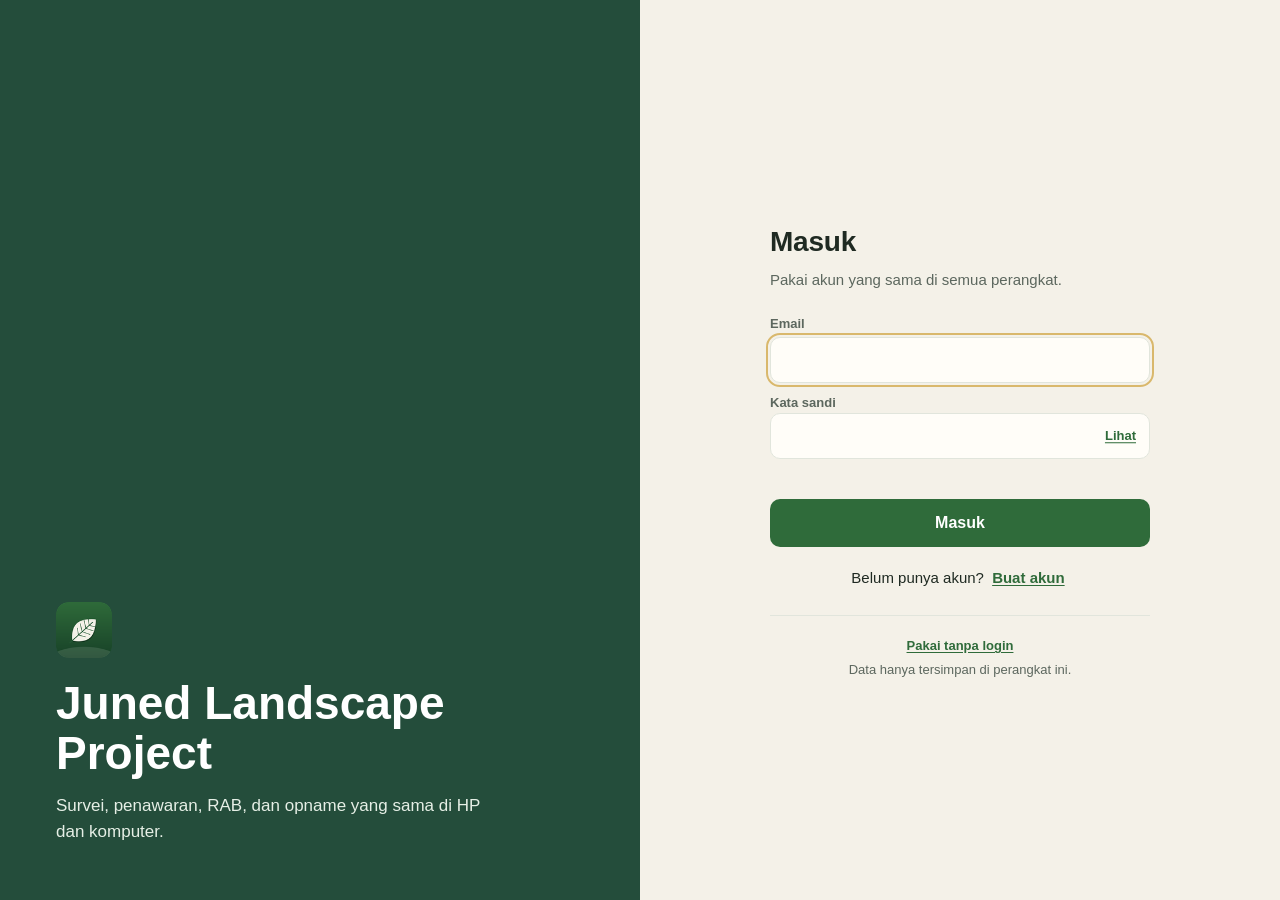
<file: juned-landscape-project/index.html>
<!doctype html>
<html lang="id">
<head>
<meta charset="utf-8">
<meta name="viewport" content="width=device-width,initial-scale=1,viewport-fit=cover">
<title>Juned Landscape Project</title>
<meta name="description" content="Juned Landscape Project: pantau proyek lanskap dari survei, penawaran, RAB, sampai opname dalam satu aplikasi.">
<meta name="theme-color" content="#244d3b">
<link rel="manifest" href="manifest.webmanifest">
<link rel="icon" type="image/png" sizes="32x32" href="icons/favicon-32.png">
<link rel="apple-touch-icon" href="icons/apple-touch-icon.png">
<meta name="apple-mobile-web-app-capable" content="yes">
<meta name="mobile-web-app-capable" content="yes">
<meta name="apple-mobile-web-app-title" content="Juned LP">
<meta name="apple-mobile-web-app-status-bar-style" content="black-translucent">
<meta name="format-detection" content="telephone=no">
<link rel="stylesheet" href="shell.css">
</head>
<body>
<div id="app">
  <aside id="rail" aria-label="Navigasi utama">
    <img class="brand" src="icons/logo-96.png" alt="Juned Landscape Project" width="46" height="46">
    <div id="railNav" style="display:contents"></div>
    <div class="grow"></div>
    <button class="nb" id="railSync" hidden title="Sinkron antar perangkat"></button>
    <button class="nb inst" id="railInstall" hidden title="Pasang aplikasi"></button>
  </aside>

  <main id="stage">
    <div id="svbar"><button type="button" class="btn ghost sm" id="svBack">‹ Kembali ke proyek</button><div id="svText"></div></div>
    <section class="view on" id="v-home" aria-label="Beranda"><div class="page" id="homeBody"></div></section>
    <section class="view" id="v-setelan" aria-label="Pengaturan"><div class="page" id="setelanBody"></div></section>
    <!-- iframe modul dibuat saat pertama dibuka: proyek, survei, tanaman -->
  </main>

  <nav id="tabbar" aria-label="Navigasi utama"></nav>
</div>
<div id="toast" role="status" aria-live="polite"></div>
<div id="overlay"></div>

<noscript><p style="padding:20px;color:#fff">Aplikasi ini membutuhkan JavaScript.</p></noscript>
<script src="config.js"></script>
<script src="lib/kv.js"></script>
<script src="lib/common.js"></script>
<script src="lib/survei-calc.js"></script>
<script src="lib/sync-merge.js"></script>
<script src="lib/proyek-logic.js"></script>
<script src="lib/gdrive-backup.js"></script>
<script src="lib/login-logic.js"></script>
<script src="lib/gemini-plant.js"></script>
<script src="lib/sketsa-field.js"></script>
<script src="shell-core.js"></script>
<script src="shell-pages.js"></script>
<script src="shell-bridge.js"></script>
<script src="shell-sketsa.js"></script>
<script src="shell-sync.js"></script>
<script src="shell-login.js"></script>
<script src="shell-gemini.js"></script>
<script src="shell-onedrive.js"></script>
<script src="shell-gdrive.js"></script>
<script src="shell-space.js"></script>
</body>
</html>
</file>
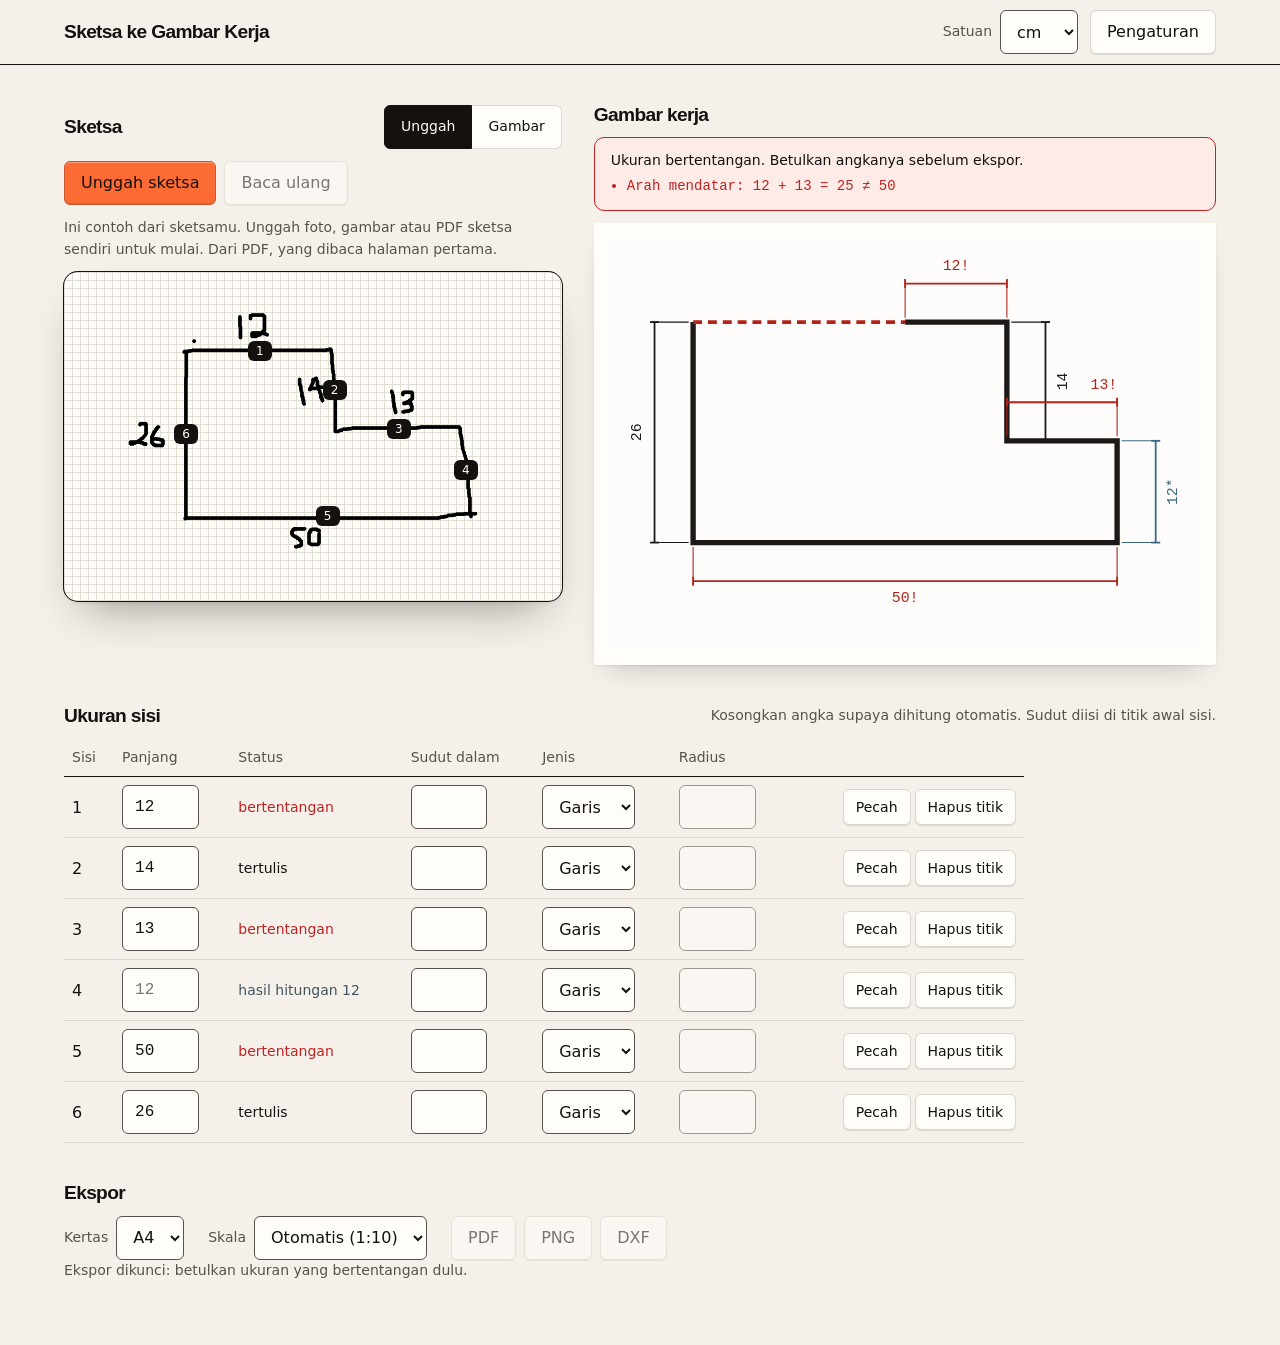
<file: juned-landscape-project/apps/sketsa/index.html>
<!doctype html>
<html lang="id">
<head>
  <meta charset="utf-8">
  <meta name="viewport" content="width=device-width, initial-scale=1">
  <title>Sketsa ke Gambar Kerja</title>
  <meta name="description" content="Ubah sketsa tangan berukuran menjadi gambar kerja berskala, lalu ekspor ke PDF, PNG atau DXF.">
  <link rel="stylesheet" href="app.css">
</head>
<body>
  <header class="topbar">
    <div class="topbar__inner">
      <h1 class="wordmark">Sketsa ke Gambar Kerja</h1>
      <div class="topbar__tools">
        <label class="inline-field">
          <span>Satuan</span>
          <select id="unit" name="unit">
            <option value="cm" selected>cm</option>
            <option value="mm">mm</option>
            <option value="m">m</option>
          </select>
        </label>
        <button type="button" class="btn btn--quiet" id="settings-toggle" aria-expanded="false" aria-controls="settings">Pengaturan</button>
      </div>
    </div>
  </header>

  <section id="settings" class="settings" hidden aria-labelledby="settings-title">
    <div class="settings__inner">
      <h2 id="settings-title">Pengaturan AI</h2>
      <p class="settings__note">Key Gemini disimpan hanya di perangkat ini dan dikirim hanya ke Google.</p>
      <form id="settings-form" class="settings__form">
        <div class="field">
          <label for="api-key">API key Gemini</label>
          <input id="api-key" name="api-key" type="password" autocomplete="off" spellcheck="false">
        </div>
        <div class="field">
          <label for="model">Model</label>
          <input id="model" name="model" type="text" autocomplete="off" spellcheck="false">
        </div>
        <div class="settings__actions">
          <button type="submit" class="btn btn--strong">Simpan</button>
          <button type="button" class="btn btn--quiet" id="clear-key">Hapus key</button>
          <p class="form-msg" id="settings-msg" role="status"></p>
        </div>
      </form>
    </div>
  </section>

  <main class="workspace">
    <section class="panel panel--sketch" aria-labelledby="sketch-title">
      <div class="panel__head">
        <h2 id="sketch-title">Sketsa</h2>
        <fieldset class="seg">
          <legend class="visually-hidden">Cara memasukkan sketsa</legend>
          <input type="radio" name="mode" id="mode-upload" value="upload" checked><label for="mode-upload">Unggah</label>
          <input type="radio" name="mode" id="mode-draw" value="draw"><label for="mode-draw">Gambar</label>
        </fieldset>
      </div>

      <div id="upload-pane">
        <div class="panel__actions panel__actions--row">
          <input id="file" name="file" type="file" accept="image/*,application/pdf,.pdf" class="visually-hidden">
          <label class="btn btn--primary" for="file">Unggah sketsa</label>
          <button type="button" class="btn btn--quiet" id="reread" disabled>Baca ulang</button>
        </div>
        <p class="panel__note" id="sketch-note">Ini contoh dari sketsamu. Unggah foto, gambar atau PDF sketsa sendiri untuk mulai. Dari PDF, yang dibaca halaman pertama.</p>
        <figure class="notebook">
          <div class="notebook__frame">
            <img id="sketch-img" src="contoh-sketsa.png" width="835" height="531" alt="Sketsa tangan bidang berbentuk L dengan ukuran 12, 14, 13, 26 dan 50">
            <svg class="notebook__marks" id="sketch-marks" viewBox="0 0 1000 1000" preserveAspectRatio="none" aria-hidden="true"></svg>
          </div>
        </figure>
      </div>

      <div id="draw-pane" hidden>
        <div class="panel__actions panel__actions--row">
          <button type="button" class="btn btn--primary" id="draw-read">Baca gambar</button>
          <button type="button" class="btn btn--quiet" id="draw-undo" disabled>Urungkan</button>
          <button type="button" class="btn btn--quiet" id="draw-clear" disabled>Hapus semua</button>
          <button type="button" class="btn btn--quiet" id="draw-zoom" aria-pressed="false">Perbesar</button>
        </div>
        <div class="draw-tools" role="group" aria-label="Alat gambar">
          <button type="button" class="btn btn--quiet" id="tool-pen" aria-pressed="true">Pena</button>
          <button type="button" class="btn btn--quiet" id="tool-hl" aria-pressed="false">Stabilo</button>
          <span class="swatches" id="draw-colors" role="group" aria-label="Warna garis">
            <button type="button" class="swatch" data-color="" style="--sw:#1c1917" aria-label="Hitam" aria-pressed="true"></button>
            <button type="button" class="swatch" data-color="#b42318" style="--sw:#b42318" aria-label="Merah" aria-pressed="false"></button>
            <button type="button" class="swatch" data-color="#1d4ed8" style="--sw:#1d4ed8" aria-label="Biru" aria-pressed="false"></button>
            <button type="button" class="swatch" data-color="#2f7a47" style="--sw:#2f7a47" aria-label="Hijau" aria-pressed="false"></button>
            <button type="button" class="swatch" data-color="#c2410c" style="--sw:#c2410c" aria-label="Oranye" aria-pressed="false"></button>
            <button type="button" class="swatch" data-color="#facc15" style="--sw:#facc15" aria-label="Kuning" aria-pressed="false"></button>
          </span>
          <label class="draw-width">Tebal
            <select id="draw-width"><option value="6">Tipis</option><option value="12" selected>Sedang</option><option value="22">Tebal</option></select>
          </label>
        </div>
        <p class="form-msg draw-msg" id="draw-msg" role="status"></p>
        <p class="panel__note">Gambar bentuknya dan tulis ukuran di tiap sisi, seperti di kertas.</p>
        <div class="notebook">
          <canvas id="draw" class="draw-canvas" width="1600" height="1200" aria-label="Kanvas sketsa: gambar bentuk dan tulis ukurannya">Browser ini tidak mendukung kanvas. Gunakan mode Unggah.</canvas>
        </div>
      </div>
    </section>

    <section class="panel panel--sheet" aria-labelledby="sheet-title">
      <div class="panel__head">
        <h2 id="sheet-title">Gambar kerja</h2>
      </div>
      <div id="status" class="status" role="status" aria-live="polite"></div>
      <div class="sheet" id="sheet" aria-busy="false"></div>
    </section>

    <section class="panel panel--edges" aria-labelledby="edges-title">
      <div class="panel__head">
        <h2 id="edges-title">Ukuran sisi</h2>
        <p class="panel__note">Kosongkan angka supaya dihitung otomatis. Sudut diisi di titik awal sisi.</p>
      </div>
      <table class="edges">
        <thead>
          <tr>
            <th scope="col">Sisi</th>
            <th scope="col">Panjang</th>
            <th scope="col">Status</th>
            <th scope="col">Sudut dalam</th>
            <th scope="col">Jenis</th>
            <th scope="col">Radius</th>
            <th scope="col"><span class="visually-hidden">Aksi</span></th>
          </tr>
        </thead>
        <tbody id="edge-rows"></tbody>
      </table>
    </section>

    <section class="panel panel--export" aria-labelledby="export-title">
      <div class="panel__head">
        <h2 id="export-title">Ekspor</h2>
      </div>
      <div class="export">
        <label class="inline-field">
          <span>Kertas</span>
          <select id="paper" name="paper">
            <option value="A4" selected>A4</option>
            <option value="A3">A3</option>
          </select>
        </label>
        <label class="inline-field">
          <span>Skala</span>
          <select id="scale" name="scale"></select>
        </label>
        <div class="export__buttons">
          <button type="button" class="btn btn--quiet" data-export="pdf">PDF</button>
          <button type="button" class="btn btn--quiet" data-export="png">PNG</button>
          <button type="button" class="btn btn--quiet" data-export="dxf">DXF</button>
        </div>
      </div>
      <p class="form-msg" id="export-msg" role="status"></p>
    </section>
  </main>

  <!-- Hanya tampil bila dibuka dari bidang Survei di dalam Juned Landscape -->
  <div class="use" id="use" hidden>
    <label class="use__depth" for="use-depth"><span>Kedalaman</span>
      <input id="use-depth" name="use-depth" type="text" inputmode="decimal" autocomplete="off" spellcheck="false" placeholder="kosong">
      <span id="use-depth-unit">cm</span></label>
    <p id="use-msg" role="status" aria-live="polite"></p>
    <button type="button" class="btn btn--strong" id="use-btn">Pakai di bidang</button>
  </div>

  <noscript><p class="noscript">Tool ini butuh JavaScript untuk menggambar dan mengekspor.</p></noscript>

  <script src="../../lib/kv.js"></script>
  <script src="drawing.js"></script>
  <script src="geometry.js"></script>
  <script src="../../lib/sketsa-field.js"></script>
  <script src="render.js"></script>
  <script src="export.js"></script>
  <script src="gemini.js"></script>
  <script src="main.js"></script>
</body>
</html>
</file>
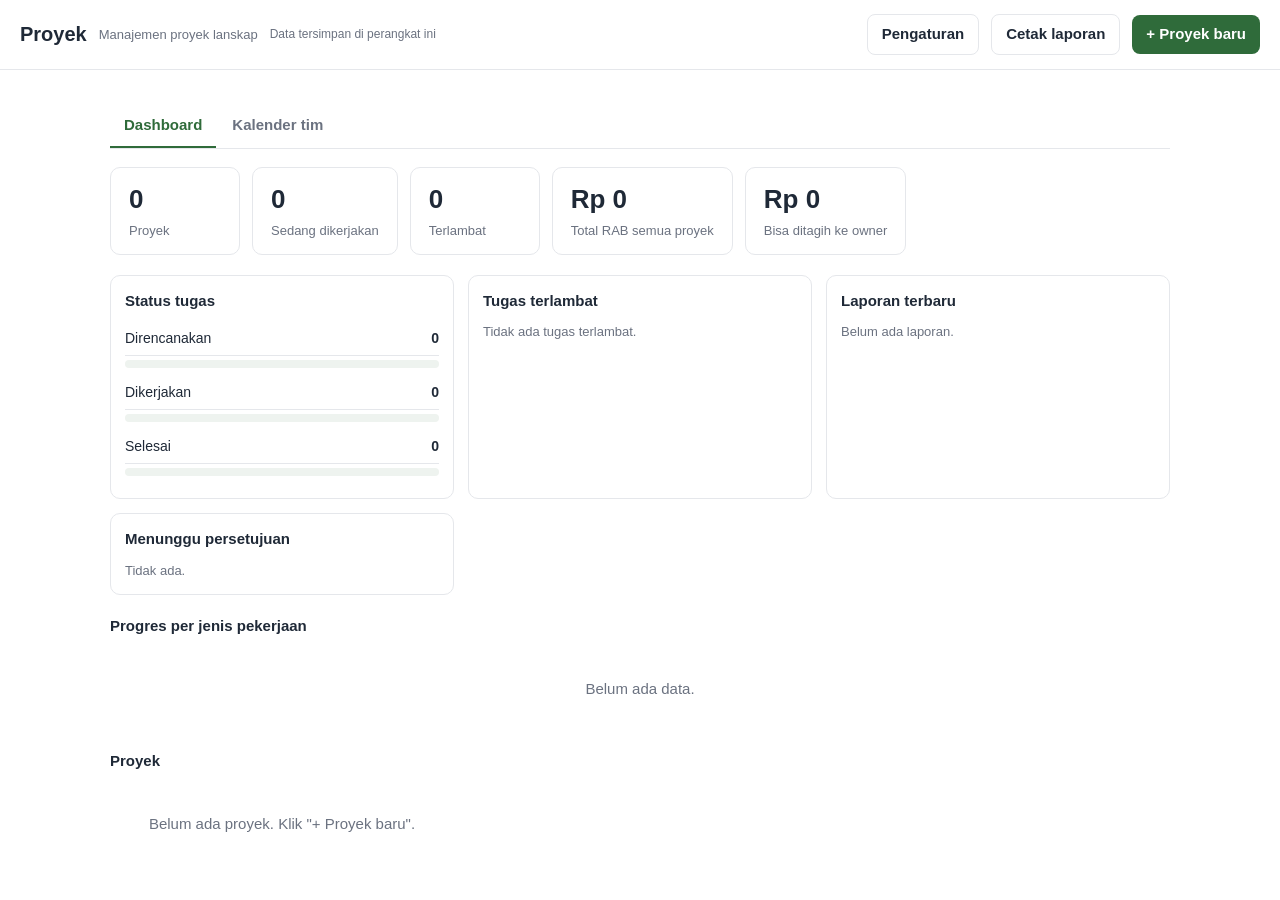
<file: juned-landscape-project/apps/proyek.html>
<!DOCTYPE html>
<html lang="id" data-mod="proyek">
<head>
<meta charset="utf-8">
<meta name="viewport" content="width=device-width, initial-scale=1, viewport-fit=cover">
<title>Proyek - Juned Landscape Project</title>
<meta name="theme-color" content="#2f6b3a">
<style>
:root{--bg:#fff;--card:#fff;--ink:#1f2937;--mut:#6b7280;--line:#e5e7eb;--moss:#2f6b3a;--moss2:#f6f8f6;--clay:#c2410c;--todo:#9ca3af;--doing:#d97706;--done:#2f6b3a;box-sizing:border-box;padding-top:env(safe-area-inset-top,0px);padding-bottom:env(safe-area-inset-bottom,0px)}
html{scroll-padding-top:env(safe-area-inset-top,0px)}
*{box-sizing:border-box}
body{margin:0;background:var(--bg);color:var(--ink);font:15px/1.5 -apple-system,BlinkMacSystemFont,"Segoe UI",Roboto,"Helvetica Neue",Arial,sans-serif}
header{display:flex;align-items:center;gap:12px;padding:14px 20px;border-bottom:1px solid var(--line);flex-wrap:wrap}
h1{font-size:20px;font-weight:800;margin:0;cursor:pointer}
header .sp{flex:1}
main{max-width:1100px;margin:0 auto;padding:20px}
button,input,select{font:inherit;color:inherit}
button{background:var(--moss);color:var(--card);border:0;border-radius:8px;padding:8px 14px;cursor:pointer;font-weight:600}
button.g{background:transparent;color:var(--ink);border:1px solid var(--line)}
button:focus-visible,input:focus-visible,select:focus-visible{outline:2px solid var(--clay);outline-offset:2px}
input,select{background:var(--card);border:1px solid var(--line);border-radius:8px;padding:8px 10px;min-width:0}
.sum{display:flex;gap:12px;flex-wrap:wrap;margin-bottom:20px}
.sum div{background:var(--card);border:1px solid var(--line);border-radius:10px;padding:12px 18px;min-width:130px}
.sum b{display:block;font-size:26px;font-weight:800}
.sum span{color:var(--mut);font-size:13px}
.grid{display:grid;grid-template-columns:repeat(auto-fill,minmax(280px,1fr));gap:14px}
.pc{background:var(--card);border:1px solid var(--line);border-radius:10px;padding:16px;cursor:pointer}
.pc:hover{border-color:var(--moss)}.dg{display:grid;grid-template-columns:repeat(auto-fit,minmax(300px,1fr));gap:14px;margin-bottom:20px}.dg>div{background:var(--card);border:1px solid var(--line);border-radius:10px;padding:14px}.dg h3,.sec{margin:0 0 10px;font-size:15px}.sec{margin-top:6px}.ln{display:flex;justify-content:space-between;gap:10px;padding:6px 0;border-bottom:1px solid var(--line);font-size:14px}.ln:last-child{border:0}
.pc h3{margin:0 0 2px;font-size:17px}
.m{color:var(--mut);font-size:13px}
.bar{height:8px;background:var(--moss2);border-radius:4px;overflow:hidden;margin:12px 0 6px}
.bar i{display:block;height:100%;background:var(--moss)}
.tabs{display:flex;gap:6px;margin:14px 0}
.tabs button{background:transparent;color:var(--mut);border:1px solid var(--line)}
.tabs button.on{background:var(--moss);color:var(--card);border-color:var(--moss)}
.add{display:flex;gap:8px;flex-wrap:wrap;margin-bottom:16px}
.add input[type=text]{flex:1;min-width:160px}
.cols{display:grid;grid-template-columns:repeat(3,minmax(0,1fr));gap:14px}
@media(max-width:720px){.cols{grid-template-columns:1fr}}
.col{background:var(--moss2);border-radius:10px;padding:10px;min-height:140px}
.col h4{margin:2px 4px 10px;font-size:14px;display:flex;justify-content:space-between}
.t{background:var(--card);border:1px solid var(--line);border-radius:8px;padding:10px;margin-bottom:8px;cursor:grab}
.t p{margin:0 0 4px;font-weight:600}
.t .row{display:flex;justify-content:space-between;gap:6px;align-items:center}
.late{color:var(--clay);font-weight:600}
.x{background:none;color:var(--mut);padding:0 4px;font-size:18px}
.tl{overflow-x:auto;background:var(--card);border:1px solid var(--line);border-radius:10px;padding:14px}
.tr{display:grid;grid-template-columns:230px 1fr;gap:10px;align-items:center;margin-bottom:8px;min-width:640px}
.tr .lb{white-space:nowrap;overflow:hidden;text-overflow:ellipsis;font-size:13px}
.tk{position:relative;height:20px;background:var(--moss2);border-radius:4px}
.tk i{position:absolute;top:0;height:100%;border-radius:4px;background:var(--c)}
.empty{color:var(--mut);padding:30px;text-align:center}
textarea{background:var(--card);border:1px solid var(--line);border-radius:8px;padding:8px 10px;font:inherit;color:inherit;width:100%;min-height:60px}
.rp{background:var(--card);border:1px solid var(--line);border-radius:10px;padding:14px;margin-bottom:12px}
.ph{display:flex;gap:8px;flex-wrap:wrap;margin-top:8px}.ph img{height:110px;border-radius:6px}
table{width:100%;border-collapse:collapse;background:var(--card);border:1px solid var(--line);border-radius:10px;overflow:hidden}
th,td{padding:8px 10px;text-align:left;border-bottom:1px solid var(--line);font-size:14px}th{background:var(--moss2)}td.n,th.n{text-align:right}
.sync{font-size:12px;color:var(--mut)}
.tabs{flex-wrap:wrap}.sm{padding:3px 9px;font-size:13px;margin-left:4px}.bd{font-size:11px;background:#fef3c7;color:#92400e;border-radius:10px;padding:1px 7px}.bd.ok{background:#dcfce7;color:#166534}.bd.no{background:#fee2e2;color:#991b1b}
.cg{display:grid;grid-template-columns:repeat(7,minmax(0,1fr));gap:4px}.ch{font-size:12px;color:var(--mut);text-align:center}.cc{border:1px solid var(--line);border-radius:6px;min-height:64px;padding:4px;font-size:12px}.ev{background:var(--moss2);border-radius:3px;padding:1px 4px;margin-top:2px;overflow:hidden;text-overflow:ellipsis;white-space:nowrap}
.tk i{cursor:grab;touch-action:none;min-width:6px}.tk i:active{cursor:grabbing}.tk b{position:absolute;top:0;width:9px;height:100%;cursor:ew-resize;touch-action:none}.tk b.hl{left:0}.tk b.hr{right:0}.tk s{position:absolute;top:-3px;bottom:-3px;width:2px;background:var(--clay)}
.tabs{flex-wrap:nowrap;overflow-x:auto;gap:2px;border-bottom:1px solid var(--line);margin:14px 0 18px;scrollbar-width:thin}.tabs button{border:0;border-bottom:2px solid transparent;border-radius:0;background:none;color:var(--mut);padding:10px 14px;white-space:nowrap;flex:none}.tabs button.on{background:none;color:var(--moss);border-bottom-color:var(--moss)}.tabs button.g:hover{color:var(--ink)}
#app img{cursor:zoom-in}
.steps{display:grid;grid-template-columns:repeat(5,minmax(0,1fr));gap:3px;margin:12px 0 4px}
.steps button{background:transparent;color:var(--mut);border:0;border-top:5px solid var(--line);border-radius:0;padding:6px 1px 2px;font-size:13px;font-weight:600;min-height:44px}
.steps button.d{border-top-color:var(--moss);color:var(--ink)}.steps button.n{border-top-color:#d9b86c;color:var(--ink);font-weight:800}
.nx{display:flex;align-items:center;gap:10px;flex-wrap:wrap;background:var(--card);border:1px solid var(--line);border-radius:10px;padding:9px 12px;margin:8px 0 0}.nx b{flex:1;min-width:160px}.nx.w{border-color:var(--clay)}
.fg{display:grid;grid-template-columns:repeat(auto-fit,minmax(170px,1fr));gap:10px}.fg label{font-size:13px;font-weight:600;color:var(--mut)}.fg input,.fg select{display:block;width:100%;margin-top:3px;color:var(--ink);font-weight:400;min-height:42px}
.big{font-size:26px;font-weight:800;line-height:1.2}
@media print{header button,.add,.tabs,.x,.steps,.nx{display:none}}
</style>
<link rel="stylesheet" href="../lib/embed.css">
</head>
<body>
<header>
  <h1 id="home">Proyek</h1><span class="m">Manajemen proyek lanskap</span><span class="sync" id="sy">Data tersimpan di perangkat ini</span><span class="sp"></span>
  <button class="g" id="setb">Pengaturan</button><button class="g" id="print">Cetak laporan</button>
  <button id="newp">+ Proyek baru</button>
</header>
<main id="app"></main>
<script src="../lib/kv.js"></script>
<script src="../lib/proyek-logic.js"></script>
<script src="../lib/common.js"></script>
<script>
var KEY="tamankerja:v1",ST=["Direncanakan","Dikerjakan","Selesai"],CL=["var(--todo)","var(--doing)","var(--done)"];
var S={p:[],cur:null,v:"board"};
var DB=null,AS=null,CF=null;
function save(){var j=JSON.stringify(S.p);try{KV.ls.setItem(KEY,j)}catch(e){}jsum()}
function jsum(){try{var all=[],lt=[],doing=0;S.p.forEach(function(p){(p.tasks||[]).forEach(function(t){all.push(t);if(t.s==1)doing++;if(late(t))lt.push({p:p.name,pid:p.id,t:t.t,b:t.b})})});
 var o={ts:Date.now(),n:S.p.length,doing:doing,late:lt.length,lateList:lt.slice(0,10),rab:S.p.reduce(function(a,p){return a+rabTot(p)},0),can:S.p.reduce(function(a,p){return a+opT(p).can},0),
 v:2,projects:S.p.map(function(p){var t=opT(p),x=nxt(p);return{id:p.id,par:p.par||0,name:p.name,client:p.client||"",pct:pct(p),tasks:(p.tasks||[]).length,rab:rabTot(p),ob:t.ob,op:t.op,tb:t.tb,tp:t.tp,can:t.can,due:t.due,pc:t.pc,stg:stg(p),nx:x.t,nv:x.v,nu:x.u,nw:x.w,pnv:(p.pn||{}).a||0,late:(p.tasks||[]).filter(late).length}})};
 KV.ls.setItem("jlp:summary:proyek",JSON.stringify(o))}catch(e){}}
function rp(n){return"Rp "+Math.round(n).toLocaleString("id-ID")}
function setSync(t){document.getElementById("sy").textContent=t}
function load(){try{var r=KV.ls.getItem(KEY);if(r){S.p=JSON.parse(r);return}}catch(e){}
 S.p=[]}
function E(s){return String(s==null?"":s).replace(/[&<>"]/g,function(c){return{"&":"&amp;","<":"&lt;",">":"&gt;",'"':"&quot;"}[c]})}
function pct(p){var n=p.tasks.length;return n?Math.round(p.tasks.filter(function(t){return t.s==2}).length/n*100):0}
function late(t){return t.s<2&&t.b&&t.b<new Date().toISOString().slice(0,10)}
function fd(d){return d?new Date(d).toLocaleDateString("id-ID",{day:"numeric",month:"short"}):"-"}
function cur(){return S.p.filter(function(p){return p.id==S.cur})[0]}
function rabTot(p){return(p.rab||[]).reduce(function(a,x){return a+x.q*x.h},0)}
var STG=["Survei","Penawaran","RAB","Opname","Selesai"],STV=["sv","pn","rab","op","op"],SVST={draft:"Draf",survey:"Survei",review:"Tinjau",penawaran:"Penawaran",approved:"Disetujui",completed:"Selesai"};
function stg(p){var r=(p.rab||[]).length,n=p.pn||{},t=opT(p);if(r&&t.pc>=100)return 4;if(r&&(t.e>0||(p.inv||[]).length||(p.vol||[]).length))return 3;if(r||n.st=="Disetujui")return 2;return n.st?1:0}
function nxt(p){var s=stg(p),n=p.pn||{},t=opT(p),o=function(x,v,u,w){return{t:x,v:v,u:u?1:0,w:w?1:0}},today=iso(new Date());
 if(s==0)return o(p.sv?"Lengkapi survei, lalu buat penawaran":"Buat survei","sv",1);
 if(s==1){if(n.st=="Ditolak")return o("Penawaran ditolak, perlu revisi","pn",1,1);if(n.st=="Dikirim")return n.u&&n.u<today?o("Masa berlaku penawaran habis, hubungi klien","pn",1,1):o("Menunggu jawaban klien","pn",0);if(n.st=="Draf")return o("Kirim penawaran ke klien","pn",1);return o("Buat penawaran","pn",1)}
 if(s==2)return(p.rab||[]).length?o("Catat opname pertama","op",1):o("Isi RAB pelaksanaan","rab",1);
 if(t.can>=1)return o("Bisa ditagih "+rp(t.can),"op",1);if(t.ob-t.op>=1)return o("Tagihan "+rp(t.ob-t.op)+" belum dibayar owner","op",1,1);if(t.due>=1)return o("Upah tukang "+rp(t.due)+" belum dibayar","op",1);
 var lt=(p.tasks||[]).filter(late).length;if(lt)return o(lt+" tugas terlambat","board",1,1);return s==4?o("Proyek selesai","op",0):o("Catat progres opname","op",0)}
var PAKET=[["taman_kolam","Taman + kolam",["taman","kolam"]],["taman_lengkap","Taman lengkap (taman, batu, kolam)",["taman","batu","kolam"]],["batu_alam","Pasang batu alam",["batu"]],["tekstur","Cat tekstur dinding",["cat"]],["plastik","Tanaman plastik",["plastik"]]];
function drift(p){return ProyekLogic.svDrift(p,svOf(p))}
function steps(p){if(p.sv&&p.rbsv!=null&&!S.svs)loadSv();var s=stg(p),x=nxt(p),d=drift(p),cv=ProyekLogic.contractValue(p);return'<div class="steps" role="group" aria-label="Tahap proyek">'+STG.map(function(n,i){return'<button class="'+(i<s?"d":i==s?"n":"")+'" data-v="'+STV[i]+'"'+(i==s?' aria-current="step"':'')+'>'+n+'</button>'}).join("")+'</div><div class="nx'+(x.w?" w":"")+'"><b>'+E(x.t)+'</b>'+(S.v!=x.v&&x.u?'<button class="sm" data-v="'+x.v+'">Kerjakan</button>':'')+'</div>'+
 (d?'<div class="nx w"><b>Survei berubah sejak RAB dibuat: '+(d.diff>0?"naik ":"turun ")+rp(Math.abs(d.diff))+'. RAB belum ikut berubah.</b><button class="sm" data-v="cco">Tinjau</button></div>':'')+
 (cv?'<div class="m" style="margin-top:6px">Nilai kontrak terkini: <b>'+rp(cv)+'</b>'+((p.cco||[]).some(function(c){return c.st=="Disetujui"})?' (penawaran '+rp((p.pn||{}).a||0)+' + tambah kurang '+rp(cv-((p.pn||{}).a||0))+')':'')+'</div>':'')}
function loadSv(){var sh=JLP.shell();if(!sh||!sh.listSurveys||S.svBusy){if(!sh)S.svs=[];return}S.svBusy=1;sh.listSurveys().then(function(a){S.svs=a}).catch(function(){S.svs=[]}).then(function(){S.svBusy=0;var a=document.activeElement,typing=a&&/^(INPUT|TEXTAREA|SELECT)$/.test(a.tagName);if(cur()&&!typing)render()})}
function svOf(p){return p.sv&&S.svs?S.svs.filter(function(x){return x.id==p.sv})[0]:null}
function svv(p){if(!S.svs){loadSv();return'<div class="empty">Memuat data survei…</div>'}var s=svOf(p),used={};S.p.forEach(function(x){if(x.sv&&x.id!=p.id)used[x.sv]=x.name});
 var h='<div class="rp"><b>'+(s?"Survei tertaut":"Tautkan survei ke proyek ini")+'</b>';
 if(p.sv&&!s)h+='<div class="late" style="margin-top:6px">Survei yang ditautkan sudah dihapus atau diarsipkan.</div>';
 if(s){h+='<div style="margin-top:6px"><b>'+E(s.name)+'</b> <span class="m">'+E(s.code)+' &middot; '+E(SVST[s.status]||s.status)+'</span></div><div class="m">'+E(s.address||"Alamat belum diisi")+' &middot; '+s.areas+' area &middot; '+s.items.length+' item</div><div class="big" style="margin-top:8px">'+rp(s.grand)+'</div><div class="m">Total RAB survei</div>'+(s.unpriced?'<div class="late" style="margin-top:6px">'+s.unpriced+' item belum punya harga. Lengkapi di lembar survei, menu RAB.</div>':'')+'<div class="add" style="margin:12px 0 0"><button id="svgo">Buka lembar survei</button><button class="g" id="svpn">'+((p.pn||{}).st?"Perbarui nilai penawaran":"Buat penawaran")+'</button>'+(s.noPrice?'<button class="g" id="svcat">Isi harga dari katalog</button>':'')+'<button class="g" id="svun">Lepas tautan</button></div>'}
 else{var opts=S.svs.map(function(x){return'<option value="'+E(x.id)+'"'+(used[x.id]?' disabled':'')+'>'+E(x.name)+(x.code?" ("+E(x.code)+")":"")+(used[x.id]?" - dipakai "+E(used[x.id]):"")+'</option>'}).join("");
  h+='<div class="m" style="margin:4px 0 12px">Ukur lokasi, foto, volume, dan harga. Hasilnya menjadi penawaran dan RAB proyek ini.</div><div class="m" style="margin-bottom:6px"><b>Buat survei untuk proyek ini:</b></div><div class="add" style="margin:0"><button id="svnew" data-pk="">Taman / umum</button><button id="svnew2" class="g" data-pk="batu_alam">Batu alam</button><button id="svnew3" class="g" data-pk="tekstur">Cat tekstur</button></div><div class="m" style="margin-top:6px">Batu alam dan cat tekstur langsung menyiapkan material (batu, perekat, nat, plamir, cat) dan item RAB-nya. Angka kebutuhan per m² bisa diubah di survei.</div>';
  if(S.svs.length)h+='<div class="m" style="margin-top:14px">Atau pakai survei yang sudah ada:</div><div class="add" style="margin:6px 0 0"><select id="svsel" aria-label="Pilih survei" style="flex:1;min-width:200px">'+opts+'</select><button class="g" id="svlink">Tautkan</button></div>';
  h+='<div class="m" style="margin-top:12px">Punya data Excel? <button class="g sm" id="svall">Impor di daftar survei</button></div><div class="m" style="margin-top:8px">Tidak memakai survei? <button class="g sm" id="pnskip">Langsung ke penawaran</button></div>'}
 return h+'</div>'}
function pnv(p){if(p.sv&&!S.svs)loadSv();var n=p.pn||{},s=svOf(p),st=n.st||"";
 if(!st)return'<div class="rp"><b>Belum ada penawaran</b><div class="m" style="margin:4px 0 12px">'+(s?"Nilai dan nomor diambil dari survei "+E(s.name)+".":"Isi nilai penawaran secara manual, atau tautkan survei lebih dulu.")+'</div><button id="pnnew">Buat penawaran</button></div>';
 var h='<div class="rp"><div style="display:flex;justify-content:space-between;gap:10px;flex-wrap:wrap"><div><span class="m">Nilai penawaran</span><div class="big">'+rp(n.a||0)+'</div></div><span class="bd'+(st=="Disetujui"?" ok":st=="Ditolak"?" no":"")+'" style="align-self:flex-start;font-size:13px;padding:3px 10px">'+E(st)+'</span></div>'+(s&&Math.round(n.a||0)!=s.grand?'<div class="m" style="margin-top:4px">Total survei saat ini '+rp(s.grand)+'. <button class="g sm" id="pnsync">Pakai nilai survei</button></div>':'')+
 '<div class="fg" style="margin-top:12px"><label>Nomor penawaran<input type="text" data-pn="no" value="'+E(n.no)+'"></label><label>Nilai (Rp)<input type="number" min="0" inputmode="numeric" data-pn="a" value="'+(n.a||0)+'"></label><label>Tanggal<input type="date" data-pn="d" value="'+E(n.d)+'"></label><label>Berlaku sampai<input type="date" data-pn="u" value="'+E(n.u)+'"></label></div><label class="m" style="display:block;margin-top:10px">Catatan negosiasi<textarea data-pn="c">'+E(n.c)+'</textarea></label><div class="add" style="margin:12px 0 0">'+
 (st=="Draf"||st=="Ditolak"?'<button id="pnsent">Tandai terkirim</button>':'')+(st!="Disetujui"?'<button id="pnok"'+(st=="Dikirim"?'':' class="g"')+'>Disetujui klien, lanjut RAB</button>':'<button data-v="rab">Buka RAB</button>')+(st=="Dikirim"?'<button class="g" id="pnno">Ditolak</button>':'')+(st=="Disetujui"?'<button class="g" id="pnre">Batalkan persetujuan</button>':'')+'<button class="g" id="wapn">Bagikan ke WhatsApp</button></div>'+(s?'<div class="m" style="margin-top:10px">Dokumen PDF penawaran lengkap dibuat di lembar survei, menu Export.</div>':'')+'</div>';
 var rv=n.rev||[];
 if(ProyekLogic.changedSinceSent(n))h+='<div class="nx w"><b>Nilai berubah setelah dikirim ('+rp(rv[rv.length-1].a)+' menjadi '+rp(n.a)+').</b><button class="sm" id="pnrev">Kirim ulang sebagai R'+(rv.length+1)+'</button></div>';
 if(rv.length)h+='<div class="rp"><b>Riwayat penawaran</b>'+rv.slice().reverse().map(function(r){return'<div class="ln"><span>R'+r.no+' &middot; '+fd(r.d)+'</span><span><b>'+rp(r.a)+'</b> <span class="bd'+(r.st=="Disetujui"?" ok":r.st=="Ditolak"?" no":"")+'">'+E(r.st)+'</span></span></div>'}).join("")+'</div>';
 return h}
function ccov(p){p.cco=p.cco||[];var d=drift(p),cv=ProyekLogic.contractValue(p),h='';
 if(d)h+='<div class="rp"><b>Survei berubah sejak RAB dibuat</b><div class="m" style="margin:4px 0 10px">Total survei '+(d.diff>0?"naik ":"turun ")+rp(Math.abs(d.diff))+' (dari '+rp(d.base)+' menjadi '+rp(d.now)+'). RAB dan nilai kontrak belum berubah.</div><div class="add" style="margin:0"><button id="drcc">Catat selisih sebagai tambah/kurang</button><button class="g" id="drok">Abaikan, sudah ditinjau</button></div></div>';
 h+='<div class="rp"><b>Pekerjaan tambah kurang</b><div class="m" style="margin:4px 0 10px">Perubahan di tengah proyek dicatat terpisah dari penawaran awal. Yang disetujui masuk RAB dan nilai kontrak, sehingga opname dan tagihan ikut.</div>'+(cv?'<div class="m" style="margin-bottom:10px">Penawaran <b>'+rp(p.pn.a)+'</b> &middot; Tambah kurang disetujui <b>'+rp(cv-p.pn.a)+'</b> &middot; Nilai kontrak <b>'+rp(cv)+'</b></div>':'')+'<div class="add" style="margin:0"><input type="text" id="ccn" placeholder="Pekerjaan, mis. Tambah pot besar"><select id="cct" aria-label="Jenis perubahan"><option value="1">Tambah</option><option value="-1">Kurang</option></select><input type="number" min="0" id="cca" placeholder="Nilai (Rp)" style="width:150px"><button id="ccoadd">Catat</button></div></div>';
 if(!p.cco.length)return h+'<div class="empty">Belum ada pekerjaan tambah kurang.</div>';
 return h+'<div style="overflow-x:auto"><table><tr><th>Tanggal</th><th>Pekerjaan</th><th class="n">Nilai</th><th>Status</th><th></th></tr>'+p.cco.slice().reverse().map(function(c){var bt=c.st=="Diajukan"?'<button class="sm" data-cs="'+c.id+'|Disetujui">Setujui</button><button class="g sm" data-cs="'+c.id+'|Ditolak">Tolak</button>':c.st=="Disetujui"?'<button class="g sm" data-cs="'+c.id+'|Diajukan">Batalkan</button>':'<button class="g sm" data-cs="'+c.id+'|Diajukan">Ajukan lagi</button>';return'<tr><td>'+fd(c.d)+'</td><td>'+E(c.n)+'</td><td class="n">'+(c.a<0?"-":"+")+rp(Math.abs(c.a))+'</td><td><span class="bd'+(c.st=="Disetujui"?" ok":c.st=="Ditolak"?" no":"")+'">'+E(c.st)+'</span></td><td style="white-space:nowrap">'+bt+'<button class="g sm" data-xc="'+c.id+'" aria-label="Hapus">Hapus</button></td></tr>'}).join("")+'</table></div>'}
function pushAgreed(p){var s=svOf(p),sh=JLP.shell();if(!s||!sh||!sh.setSurveyAgreed)return;var a=Math.round((p.pn||{}).a||0);sh.setSurveyAgreed(p.sv,a>0&&a!=s.grand?a:null).then(function(){S.svs=null})}
function waPn(p){var n=p.pn||{},L=["*PENAWARAN*",p.name];if(p.client)L.push("Kepada: "+p.client);if(n.no)L.push("No: "+n.no);if(n.d)L.push("Tanggal: "+fd(n.d));L.push("","*Nilai: "+rp(n.a||0)+"*");if(n.u)L.push("Berlaku sampai: "+fd(n.u));if(n.c)L.push("",n.c);L.push("","_Dikirim dari "+S.cfg.name+"_");return L.join("\n")}
function pnFrom(p,s){var n=p.pn=p.pn||{};if(!n.st)n.st="Draf";if(!n.d)n.d=iso(new Date());if(s){n.a=s.grand;if(!n.no&&s.offerNumber)n.no=s.offerNumber;if(!n.u&&s.validUntil)n.u=String(s.validUntil).slice(0,10)}if(!n.no)n.no="PNW-"+n.d.replace(/-/g,"").slice(0,6)+"-"+String(p.id).slice(-4)}
// Item survei jadi RAB; selisih (overhead, profit, diskon, pajak, pembulatan) satu baris agar total RAB = nilai penawaran.
function rabFromSv(p,s){var base=Date.now(),tot=0;p.rab=p.rab||[];s.items.forEach(function(it,i){var o={id:base+i,n:it.n,k:it.k,q:it.q,u:it.u,h:it.h,tk:"",j:""};if(it.tw>0)o.tw=it.tw;tot+=it.q*it.h;p.rab.push(o)});var d=Math.round(((p.pn||{}).a||s.grand)-tot);if(Math.abs(d)>=1)p.rab.push({id:base+s.items.length,n:"Penyesuaian ke nilai penawaran (overhead, profit, diskon, pajak)",k:"Lainnya",q:1,u:"ls",h:d,tk:"",j:""});lg(p,"RAB dibuat dari survei "+s.name)}
function home(){
 var all=[],reps=[],tot=0;
 S.p.forEach(function(p){p.tasks.forEach(function(t){all.push({t:t,p:p})});(p.rep||[]).forEach(function(x){reps.push({x:x,p:p})});tot+=rabTot(p)});
 var c=[0,0,0];all.forEach(function(o){c[o.t.s]++});
 var lt=all.filter(function(o){return late(o.t)}),pd=all.filter(function(o){return o.t.ap=="p"}),n=all.length||1;
 reps.sort(function(a,b){return a.x.d<b.x.d?1:-1});
 var h='<div class="sum"><div><b>'+S.p.length+'</b><span>Proyek</span></div><div><b>'+c[1]+'</b><span>Sedang dikerjakan</span></div><div><b style="color:'+(lt.length?'var(--clay)':'inherit')+'">'+lt.length+'</b><span>Terlambat</span></div><div><b>'+rp(tot)+'</b><span>Total RAB semua proyek</span></div><div><b>'+rp(S.p.reduce(function(a,p){return a+opT(p).can},0))+'</b><span>Bisa ditagih ke owner</span></div></div><div class="dg"><div><h3>Status tugas</h3>';
 ST.forEach(function(nm,i){h+='<div class="ln"><span>'+nm+'</span><b>'+c[i]+'</b></div><div class="bar" style="margin:4px 0 8px"><i style="width:'+Math.round(c[i]/n*100)+'%;background:'+CL[i]+'"></i></div>'});
 h+='</div><div><h3>Tugas terlambat</h3>'+(lt.length?lt.slice(0,6).map(function(o){return'<div class="ln"><span>'+E(o.t.t)+'<br><span class="m">'+E(o.p.name)+'</span></span><span class="late">'+fd(o.t.b)+'</span></div>'}).join(""):'<div class="m">Tidak ada tugas terlambat.</div>')+'</div><div><h3>Laporan terbaru</h3>'+(reps.length?reps.slice(0,5).map(function(o){return'<div class="ln"><span>'+E((o.x.n||"(foto)").slice(0,60))+'<br><span class="m">'+E(o.p.name)+'</span></span><span class="m">'+fd(o.x.d)+'</span></div>'}).join(""):'<div class="m">Belum ada laporan.</div>')+'</div><div><h3>Menunggu persetujuan</h3>'+(pd.length?pd.slice(0,6).map(function(o){return'<div class="ln"><span>'+E(o.t.t)+'<br><span class="m">'+E(o.p.name)+'</span></span></div>'}).join(""):'<div class="m">Tidak ada.</div>')+'</div></div><h3 class="sec">Progres per jenis pekerjaan</h3>'+summ(S.p)+'<h3 class="sec" style="margin-top:20px">Proyek</h3><div class="grid">';
 S.p.forEach(function(p){h+='<div class="pc" data-open="'+p.id+'"><h3>'+E(p.name)+'</h3><div class="m">Klien: '+E(p.client||"-")+'</div><div class="bar"><i style="width:'+pct(p)+'%"></i></div><div class="m">'+pct(p)+'% selesai &middot; '+p.tasks.length+' tugas &middot; RAB '+rp(rabTot(p))+'</div><div class="add" style="margin:10px 0 0;justify-content:flex-end"><button class="g sm" data-edp="'+p.id+'">Edit</button><button class="g sm" data-delp="'+p.id+'">Hapus</button></div></div>'});
 return h+(S.p.length?'':'<div class="empty">Belum ada proyek. Klik "+ Proyek baru".</div>')+'</div>'}
function board(p){
 var h='<div class="add"><input type="text" id="nt" placeholder="Nama tugas, mis. Pasang rumput gajah mini"><input type="text" id="nw" placeholder="Penanggung jawab" style="max-width:160px"><input type="date" id="na" title="Mulai"><input type="date" id="nb" title="Tenggat">'+catsel()+'<button id="addt">Tambah tugas</button><button class="g" id="tpl">Pakai template</button></div><div class="add"><select id="pk" aria-label="Paket pekerjaan">'+PAKET.map(function(x){return'<option value="'+x[0]+'">'+E(x[1])+'</option>'}).join("")+'</select><button class="g" id="pkadd">Tambah paket pekerjaan</button><span class="m" style="align-self:center">Isi papan sekaligus dari template tiap jenis pekerjaan.</span></div><div class="cols">';
 ST.forEach(function(n,i){var ts=p.tasks.filter(function(t){return t.s==i});
  h+='<div class="col" data-col="'+i+'"><h4>'+n+'<span class="m">'+ts.length+'</span></h4>';
  ts.forEach(function(t){h+='<div class="t" draggable="true" data-id="'+t.id+'" style="--c:'+CL[i]+'"><div class="row"><p>'+E(t.t)+cb(t)+apb(t)+'</p><button class="x" data-del="'+t.id+'" aria-label="Hapus tugas">&times;</button></div><div class="row m"><span>'+E(t.who||"Belum ditugaskan")+(tc(p,t)?' &middot; '+rp(tc(p,t)):'')+'</span><span class="'+(late(t)?'late':'')+'">'+(late(t)?'Terlambat ':'')+fd(t.b)+'</span></div><div class="row" style="margin-top:6px">'+(i>0?'<button class="g" data-mv="'+t.id+':'+(i-1)+'">&larr;</button>':'<span></span>')+'<button class="g" data-od="'+t.id+'">Detail</button>'+(i<2?'<button class="g" data-mv="'+t.id+':'+(i+1)+'">&rarr;</button>':'')+'</div></div>'});
  h+='</div>'});
 return h+'</div>'}
function tline(p){
 var ts=p.tasks.filter(function(t){return t.a&&t.b}),nd=p.tasks.length-ts.length;
 if(!ts.length)return'<div class="empty">Isi tanggal mulai dan tenggat pada tugas (tombol Detail di Papan) untuk melihat jadwal.</div>';
 var D=864e5,lo=Math.min.apply(null,ts.map(function(t){return+new Date(t.a)}))-7*D,hi=Math.max.apply(null,ts.map(function(t){return+new Date(t.b)}))+7*D,sp=hi-lo,td=(Date.now()-lo)/sp*100;
 var h='<div class="tl" data-lo="'+lo+'" data-sp="'+sp+'"><div class="m" style="margin-bottom:10px">Geser batang untuk memindahkan jadwal. Tarik tepi kiri untuk mengubah tanggal mulai, tepi kanan untuk tenggat.'+(nd?' '+nd+' tugas belum punya tanggal.':'')+'</div>';
 ts.forEach(function(t){var l=(new Date(t.a)-lo)/sp*100,w=Math.max((new Date(t.b)-new Date(t.a))/sp*100,1.5);
  h+='<div class="tr"><div class="lb" title="'+E(t.t)+'">'+E(t.t)+(t.dep?' &#8627;':'')+' <span class="m" id="dl'+t.id+'">'+fd(t.a)+' - '+fd(t.b)+'</span></div><div class="tk">'+(td>0&&td<100?'<s style="left:'+td+'%"></s>':'')+'<i data-g="'+t.id+'" style="left:'+l+'%;width:'+w+'%;opacity:'+(t.s==2?.55:1)+';--c:'+((CAT(t.k)||{}).c||CL[t.s])+'"><b class="hl" data-e="l"></b><b class="hr" data-e="r"></b></i></div></div>'});
 return h+'</div>'}
var KT=["Tanaman","Material","Upah","Lainnya"];
function xlsx(p){
 var rows=[["Item","Jenis pekerjaan","Tugas terkait","Tipe biaya","Jumlah","Satuan","Harga satuan","Total"]];
 (p.rab||[]).forEach(function(x,i){var r=i+2;rows.push([x.n,(CAT(x.j)||{}).n||"",tn(p,x.tk),x.k,x.q,x.u,x.h,{f:"E"+r+"*G"+r}])});
 var e=rows.length;rows.push(["Total RAB","","","","","","",{f:"SUM(H2:H"+e+")"}]);
 var ws=XLSX.utils.aoa_to_sheet(rows);ws["!cols"]=[{wch:30},{wch:18},{wch:30},{wch:12},{wch:9},{wch:10},{wch:15},{wch:16}];
 var wb=XLSX.utils.book_new();XLSX.utils.book_append_sheet(wb,ws,"RAB");var w2=[["Jenis pekerjaan","Total RAB"]];S.cfg.cats.forEach(function(c){w2.push([c.n,{f:'SUMIF(RAB!B2:B'+e+',"'+c.n.replace(/"/g,'""')+'",RAB!H2:H'+e+')'}])});XLSX.utils.book_append_sheet(wb,XLSX.utils.aoa_to_sheet(w2),"Per Jenis Pekerjaan");
 var d=XLSX.write(wb,{type:"array",bookType:"xlsx"});
 return JLP.saveBlob(new Blob([d],{type:"application/vnd.openxmlformats-officedocument.spreadsheetml.sheet"}),"RAB-"+p.name.replace(/[^\w ]+/g,"").trim()+".xlsx")}
function shrink(f){return new Promise(function(ok,no){var im=new Image();im.onload=function(){var k=Math.min(1,1000/Math.max(im.width,im.height)),c=document.createElement("canvas");c.width=im.width*k;c.height=im.height*k;c.getContext("2d").drawImage(im,0,0,c.width,c.height);c.toBlob(function(b){ok(b)},"image/jpeg",.7)};im.onerror=no;im.src=URL.createObjectURL(f)})}
function blobUrl(b){return AS?AS.upload(b).then(function(r){return r.url}):new Promise(function(ok){var fr=new FileReader();fr.onload=function(){ok(fr.result)};fr.readAsDataURL(b)})}
function me(){try{var n=KV.ls.getItem("tk:me");if(!n)n="Anggota";return n}catch(e){return"Anggota"}}
function lg(p,a){p.log=p.log||[];p.log.unshift({ts:Date.now(),w:me(),a:a});p.log=p.log.slice(0,200)}
function apb(t){var s=' <span class="m">'+taskPct(t)+'%</span>'+(t.sub&&t.sub.length?' <span class="m">('+t.sub.filter(function(x){return x.d}).length+'/'+t.sub.length+')</span>':'');return s+(t.ap=="p"?' <span class="bd">Menunggu</span>':t.ap=="y"?' <span class="bd ok">Disetujui</span>':t.ap=="n"?' <span class="bd no">Ditolak</span>':'')}
function dt(ts){return new Date(ts).toLocaleString("id-ID",{day:"numeric",month:"short",hour:"2-digit",minute:"2-digit"})}
function detail(p){var t=p.tasks.filter(function(x){return x.id==S.o})[0];if(!t)return"";t.sub=t.sub||[];
 return '<div class="rp"><div style="display:flex;justify-content:space-between"><b>'+E(t.t)+'</b><button class="g" id="co">Tutup</button></div><div class="add" style="margin-top:10px"><input type="text" data-ef="t" value="'+E(t.t)+'" placeholder="Nama tugas"><select data-ef="k">'+catopts(t.k)+'</select><select data-ef="dep">'+depopts(p,t)+'</select><input type="number" min="0" max="100" data-ef="pr" title="Progres manual (%)" placeholder="Manual %" value="'+taskPct(t)+'" style="width:100px"><input type="text" data-ef="who" value="'+E(t.who)+'" placeholder="Penanggung jawab"><input type="date" data-ef="a" value="'+E(t.a)+'"><input type="date" data-ef="b" value="'+E(t.b)+'"></div><div class="sec">Sub-tugas</div>'+t.sub.map(function(x){return'<div class="ln"><label><input type="checkbox" data-sub="'+x.id+'"'+(x.d?' checked':'')+'> '+E(x.t)+'</label><button class="x" data-ds="'+x.id+'">&times;</button></div>'}).join("")+'<div class="add" style="margin-top:8px"><input type="text" id="ns" placeholder="Tambah sub-tugas"><button id="adds">Tambah</button></div><div class="sec">Persetujuan: '+({p:"Menunggu",y:"Disetujui",n:"Ditolak"}[t.ap]||"Belum diajukan")+'</div><div class="add"><button class="g" data-ap="p">Ajukan</button><button data-ap="y">Setujui</button><button class="g" data-ap="n">Tolak</button><button class="g" data-ap="">Reset</button></div>'+syncBox(p,t)+'</div>'}
function cal(p){var m=new Date();m.setDate(1);m.setMonth(m.getMonth()+(S.cm||0));var y=m.getFullYear(),mo=m.getMonth(),f=m.getDay(),n=new Date(y,mo+1,0).getDate(),ev={},i,d;
 p.tasks.forEach(function(t){if(t.b)(ev[t.b]=ev[t.b]||[]).push(t.t)});(p.rep||[]).forEach(function(x){(ev[x.d]=ev[x.d]||[]).push("Laporan")});
 var h='<div class="add"><button class="g" data-cm="-1">&larr;</button><b style="align-self:center">'+m.toLocaleDateString("id-ID",{month:"long",year:"numeric"})+'</b><button class="g" data-cm="1">&rarr;</button></div><div class="cg">'+["Min","Sen","Sel","Rab","Kam","Jum","Sab"].map(function(x){return'<div class="ch">'+x+'</div>'}).join("");
 for(i=0;i<f;i++)h+='<div></div>';
 for(d=1;d<=n;d++){var k=y+"-"+("0"+(mo+1)).slice(-2)+"-"+("0"+d).slice(-2);h+='<div class="cc"><b>'+d+'</b>'+(ev[k]||[]).slice(0,3).map(function(x){return'<div class="ev">'+E(x)+'</div>'}).join("")+'</div>'}
 return h+'</div>'}
function chat(p){p.msgs=p.msgs||[];return'<div class="rp" style="max-height:380px;overflow:auto">'+(p.msgs.length?p.msgs.map(function(x){return'<div class="ln" style="display:block"><b>'+E(x.w)+'</b> <span class="m">'+dt(x.ts)+'</span> <button class="g sm" data-em="'+x.id+'" aria-label="Ubah">Edit</button><button class="g sm" data-dm="'+x.id+'" aria-label="Hapus">Hapus</button><div style="white-space:pre-wrap">'+E(x.m)+'</div></div>'}).join(""):'<div class="m">Belum ada percakapan.</div>')+'</div><div class="add"><input type="text" id="cm" placeholder="Tulis pesan untuk tim proyek"><button id="sendc">Kirim</button></div>'}
function team(p){var m={},k;p.tasks.forEach(function(t){var w=t.who||"Belum ditugaskan",o=m[w]=m[w]||{a:0,d:0,l:0};if(t.s==2)o.d++;else{o.a++;if(late(t))o.l++}});var ks=Object.keys(m),mx=Math.max.apply(null,ks.map(function(k){return m[k].a}).concat(1));
 return ks.length?'<table><tr><th>Anggota</th><th class="n">Aktif</th><th class="n">Selesai</th><th class="n">Terlambat</th><th>Beban kerja</th></tr>'+ks.map(function(k){return'<tr><td>'+E(k)+'</td><td class="n">'+m[k].a+'</td><td class="n">'+m[k].d+'</td><td class="n">'+m[k].l+'</td><td><div class="bar" style="margin:0"><i style="width:'+m[k].a/mx*100+'%"></i></div></td></tr>'}).join("")+'</table>':'<div class="empty">Belum ada tugas.</div>'}
function logv(p){p.log=p.log||[];return'<div class="add"><button class="g" id="cl">Kosongkan riwayat</button></div><div class="rp">'+(p.log.length?p.log.map(function(x){return'<div class="ln"><span>'+E(x.w)+': '+E(x.a)+'</span><span class="m">'+dt(x.ts)+'</span></div>'}).join(""):'<div class="m">Belum ada aktivitas.</div>')+'</div>'}
function render(){
 var a=document.getElementById("app"),p=cur();if(!p){a.innerHTML=(S.hv=="set"?setv():hnav()+(S.hv=="cal"?cal(allp()):home()));return}
 var T=[["sv","Survei"],["pn","Penawaran"],["rab","RAB"],["op","Opname"],["cco","Tambah Kurang"],["board","Papan"],["tl","Jadwal"],["rep","Laporan"],["mat","Material"],["abs","Absen"],["doc","Dokumen"],["sop","SOP"],["cal","Kalender"],["sum","Ringkasan"],["chat","Chat"],["team","Tim"],["log","Aktivitas"]],
 V={sv:svv,pn:pnv,cco:ccov,sum:function(p){return summ([p])},board:board,tl:tline,cal:cal,rep:report,rab:rab,mat:matv,op:opn,sop:sopv,abs:absv,doc:docs,chat:chat,team:team,log:logv},
 kids=S.p.filter(function(x){return x.par==p.id});
 a.innerHTML='<button class="g sm" id="back" style="margin:0 0 10px">&larr; Dashboard</button><div style="display:flex;justify-content:space-between;align-items:flex-start;gap:10px;flex-wrap:wrap"><div><h2 style="margin:0 0 2px">'+E(p.name)+'</h2><div class="m">Klien: '+E(p.client||"-")+' &middot; '+((p.rab||[]).length?opT(p).pc:pct(p))+'% selesai</div>'+(kids.length?'<div class="m">Sub-proyek: '+kids.map(function(k){return'<u data-open="'+k.id+'" style="cursor:pointer">'+E(k.name)+'</u>'}).join(", ")+'</div>':'')+'</div><div><button class="g sm" id="ep">Edit proyek</button><button class="g sm" id="delp">Hapus proyek</button></div></div>'+steps(p)+'<div class="tabs">'+T.map(function(x){return'<button class="'+(S.v==x[0]?"on":"g")+'" data-v="'+x[0]+'">'+x[1]+'</button>'}).join("")+'</div>'+(S.v=="board"&&S.o?detail(p):"")+(S.tsv&&S.v!="rab"?tsvPanel():"")+(S.wa?waPanel():"")+(V[S.v]||board)(p);
 var on=document.querySelector(".tabs .on"),tb=document.querySelector(".tabs");if(on&&tb)tb.scrollLeft=on.offsetLeft-tb.clientWidth/2+on.clientWidth/2}
document.addEventListener("change",function(e){var t=e.target,p=cur();if(!p)return;
 if(t.id=="rt"){var TP={h:"Cuaca:\nJumlah pekerja:\nPekerjaan hari ini:\nKendala:\nRencana besok:",i:"Area:\nKondisi tanaman (sehat/layu/mati):\nJumlah tanaman diganti:\nPenyiraman dan pemupukan:\nCatatan:",s:"Lokasi dan ukuran lahan:\nKondisi tanah / permukaan:\nAkses material dan alat:\nSumber air dan listrik:\nKendala di lokasi:\nCatatan untuk RAB:",r:"Peserta:\nAgenda:\nKeputusan:\nTindak lanjut dan penanggung jawab:"};document.getElementById("rn").value=TP[t.value]||"";return}
 var ts=p.tasks.filter(function(x){return x.id==S.o})[0];if(!ts)return;
 if(t.dataset.ef){ts[t.dataset.ef]=t.value;if(t.dataset.ef=="pr")ts.pr=Math.max(0,Math.min(100,+t.value||0));fix(p);lg(p,"Mengubah detail tugas \""+ts.t+"\"");save();render()}
 if(t.dataset.sub){ts.sub.forEach(function(x){if(x.id==t.dataset.sub)x.d=t.checked});subSync(ts);save();render()}});
document.addEventListener("click",function(e){
 var t=e.target,p=cur(),d;
 if(t.id=="home"||t.id=="back"){S.cur=null;S.hv="";S.ed=null;render();return}
 if(t.id=="print"){try{window.print()}catch(x){note("Cetak tidak tersedia di tampilan ini.")}return}
 if(t.id=="wkpdf"){weeklyPdf(p);return}
 if(t.id=="newp"){dlg("Proyek baru",[{l:"Nama proyek",v:""},{l:"Nama klien",v:""},{l:"Induk proyek (opsional, isi nama proyek induk)",v:""}],function(v){var n=v[0].trim();if(!n){note("Nama proyek wajib diisi.");return}var pn=v[2].trim().toLowerCase(),pr=S.p.filter(function(x){return x.name.toLowerCase()==pn})[0];S.p.push({id:Date.now(),par:pr?pr.id:0,name:n,client:v[1],start:iso(new Date()),end:"",tasks:[]});save();S.cur=S.p[S.p.length-1].id;S.v="sv";S.svs=null;render()},"Buat");return}
 if(t.id=="svgo"){var shv=JLP.shell(),sv9=svOf(p);if(shv&&sv9)shv.openSurvey({id:sv9.id,project:p.name,name:sv9.name,code:sv9.code});return}
 if(t.id=="svall"){var sha=JLP.shell();if(sha)sha.openSurvey(null);return}
 if(t.id=="svnew"||t.id=="svnew2"||t.id=="svnew3"){var shn=JLP.shell();if(!shn)return;var pk=t.dataset.pk||"";[].forEach.call(t.parentNode.querySelectorAll("button"),function(b){b.disabled=true});shn.createSurvey({name:p.name,client:p.client,pack:pk}).then(function(x){p.sv=x.id;if(pk)p.jenis=pk;lg(p,"Membuat survei "+x.code+(pk?" ("+(pk=="batu_alam"?"batu alam":"cat tekstur")+")":""));save();S.svs=null;return JLP.flush().then(function(){return shn.openSurvey({id:x.id,project:p.name,name:x.name,code:x.code,pack:pk})})}).catch(function(){render();alert("Survei gagal dibuat. Coba lagi.")});return}
 if(t.id=="svcat"){var shc=JLP.shell();if(!shc||!shc.catalogPrices)return;shc.catalogPrices(p.sv).then(function(L){if(!L.length){note("Tidak ada item yang namanya cocok dengan katalog Tanaman. Isi harga di lembar survei, menu RAB.");return}dlg("Isi harga dari katalog",[{m:L.length+" item belum berharga cocok dengan katalog. Harga yang sudah terisi tidak diubah."}].concat(L.slice(0,10).map(function(x){return{m:x.n+" = "+x.cat+": "+rp(x.mat)+(x.lab?" + upah "+rp(x.lab):"")}})).concat(L.length>10?[{m:"dan "+(L.length-10)+" item lainnya."}]:[]),function(){shc.applyCatalogPrices(p.sv,L).then(function(n){S.svs=null;note(n+" item diberi harga dari katalog.");render()})},"Isi harga")});return}
 if(t.id=="svlink"){var sid=document.getElementById("svsel").value,sv0=S.svs.filter(function(x){return x.id==sid})[0];if(!sv0)return;p.sv=sid;if(!p.client&&sv0.client)p.client=sv0.client;lg(p,"Menautkan survei "+sv0.name);save();render();return}
 if(t.id=="svun"){sure("Lepas tautan survei dari proyek ini? Data survei dan RAB tidak dihapus.",function(){p.sv="";lg(p,"Melepas tautan survei");save();render()});return}
 if(t.id=="svpn"||t.id=="pnnew"||t.id=="pnskip"){pnFrom(p,svOf(p));lg(p,"Menyiapkan penawaran "+rp(p.pn.a||0));S.v="pn";save();render();return}
 if(t.id=="pnsync"){var sv1=svOf(p);if(sv1){p.pn.a=sv1.grand;lg(p,"Nilai penawaran mengikuti survei: "+rp(sv1.grand));save();pushAgreed(p);render()}return}
 if(t.id=="pnsent"){p.pn.st="Dikirim";p.pn.sent=iso(new Date());ProyekLogic.addRevision(p.pn,iso(new Date()));lg(p,"Penawaran R"+p.pn.rev.length+" dikirim: "+rp(p.pn.a));save();render();return}
 if(t.id=="pnrev"){ProyekLogic.addRevision(p.pn,iso(new Date()));lg(p,"Penawaran R"+p.pn.rev.length+" dikirim: "+rp(p.pn.a));save();render();return}
 if(t.id=="pnno"){p.pn.st="Ditolak";ProyekLogic.syncRevStatus(p.pn);lg(p,"Penawaran ditolak");save();render();return}
 if(t.id=="pnre"){sure("Batalkan persetujuan penawaran? Item RAB yang sudah ada tidak dihapus.",function(){p.pn.st="Dikirim";ProyekLogic.syncRevStatus(p.pn);lg(p,"Persetujuan penawaran dibatalkan");save();render()});return}
 if(t.id=="wapn"){S.wa={t:waPn(p),f:[]};render();return}
 if(t.id=="pnok"){if(!(p.pn.a>0)){alert("Isi nilai penawaran dulu.");return}if(ProyekLogic.changedSinceSent(p.pn)){alert("Nilai berubah sejak dikirim. Kirim ulang sebagai revisi baru dulu, supaya jelas nilai mana yang disetujui klien.");return}p.pn.st="Disetujui";p.pn.ok=iso(new Date());ProyekLogic.syncRevStatus(p.pn);lg(p,"Penawaran disetujui: "+rp(p.pn.a));var sv2=svOf(p);if(!(p.rab||[]).length&&sv2&&sv2.items.length){rabFromSv(p,sv2);p.rbsv=sv2.grand}pushAgreed(p);S.v="rab";save();render();return}
 if(t.id=="ccoadd"){var cn=document.getElementById("ccn").value.trim(),ca=+document.getElementById("cca").value,cs=+document.getElementById("cct").value;if(!cn||!(ca>0)){note("Isi nama pekerjaan dan nilainya.");return}p.cco=p.cco||[];p.cco.push({id:Date.now(),n:cn,a:cs*ca,d:iso(new Date()),st:"Diajukan"});lg(p,"Tambah kurang diajukan: "+cn+" "+(cs<0?"-":"+")+rp(ca));save();render();return}
 if(t.id=="drcc"||t.id=="drok"){var dd=drift(p);if(dd){if(t.id=="drcc"){p.cco=p.cco||[];p.cco.push({id:Date.now(),n:"Selisih hasil survei",a:dd.diff,d:iso(new Date()),st:"Diajukan"});lg(p,"Selisih survei dicatat sebagai tambah kurang: "+rp(dd.diff))}else lg(p,"Perubahan survei ditinjau, tanpa perubahan RAB");p.rbsv=dd.now;save();render()}return}
 if(d=t.closest("[data-cs]")){var cq=d.dataset.cs.split("|"),cc=(p.cco||[]).filter(function(x){return x.id==cq[0]})[0];if(cc){cc.st=cq[1];ProyekLogic.syncCco(p);lg(p,"Tambah kurang \""+cc.n+"\": "+cc.st);save();render()}return}
 if(d=t.closest("[data-xc]")){sure("Hapus catatan tambah kurang ini? Item RAB-nya juga dikeluarkan.",function(){var id=d.dataset.xc;p.cco=p.cco.filter(function(x){return x.id!=id});p.rab=(p.rab||[]).filter(function(x){return x.cco!=id});save();render()});return}
 if(t.id=="delp"){sure("Hapus proyek ini beserta semua tugasnya?",function(){S.p=S.p.filter(function(x){return x.id!=S.cur});S.cur=null;save();render()});return}
 if(t.id=="addt"){var v=document.getElementById("nt").value.trim();if(!v)return;lg(p,"Menambah tugas: "+v);p.tasks.push({id:Date.now(),t:v,who:document.getElementById("nw").value,a:document.getElementById("na").value,b:document.getElementById("nb").value,k:document.getElementById("nk").value,s:0});save();render();return}
 if(t.id=="addr"&&S.ed){editRep(p,t);return}
 if(t.id=="addr"){var n=document.getElementById("rn").value.trim(),fs=[].slice.call(document.getElementById("rf").files).slice(0,12);if(!n&&!fs.length)return;t.disabled=true;document.getElementById("rs").textContent="Menyimpan...";
  Promise.all(fs.map(function(f){return shrink(f).then(blobUrl)})).then(function(u){lg(p,"Membuat laporan");p.rep.push({id:Date.now(),d:document.getElementById("rd").value,w:document.getElementById("rw").value,n:n,ph:u,j:document.getElementById("rj").value||((p.tasks.filter(function(x){return x.id==document.getElementById("rk").value})[0]||{}).k||""),tk:document.getElementById("rk").value,sp:spv(),kd:document.getElementById("rkd").value});save();render()}).catch(function(){t.disabled=false;document.getElementById("rs").textContent="Foto gagal diunggah. Coba lagi."});return}
 if(t.id=="ce"){S.ed=null;render();return}
 if(d=t.closest("[data-er]")){var qq=d.dataset.er.split(":");S.ed={t:qq[0],id:qq[1]};render();return}
 if(t.id=="ep"){dlg("Edit proyek",[{l:"Nama proyek",v:p.name},{l:"Nama klien",v:p.client||""}],function(v){if(v[0].trim())p.name=v[0].trim();p.client=v[1];lg(p,"Mengubah data proyek");save();render()});return}
 if(d=t.closest("[data-dph]")){var pp=d.dataset.dph.split("|"),rr=p.rep.filter(function(x){return x.id==pp[0]})[0];if(rr){rr.ph.splice(+pp[1],1);save();render()}return}
 if(d=t.closest("[data-rd]")){var dc=p.docs.filter(function(x){return x.id==d.dataset.rd})[0],nn=0;if(dc)dlg("Ubah nama dokumen",[{l:"Nama",v:dc.n}],function(v){if(v[0].trim()){dc.n=v[0].trim();save();render()}});return}
 if(d=t.closest("[data-ld]")){e.preventDefault();var dl=p.docs.filter(function(x){return x.id==d.dataset.ld})[0];try{if(!window.open(URL.createObjectURL(d2b(dl.u)),"_blank"))alert("Pop-up diblokir. Izinkan pop-up untuk membuka file.")}catch(x){alert("File tidak bisa dibuka.")}return}
 if(d=t.closest("[data-dm]")){p.msgs=p.msgs.filter(function(x){return x.id!=d.dataset.dm});save();render();return}
 if(d=t.closest("[data-em]")){var mm=p.msgs.filter(function(x){return x.id==d.dataset.em})[0],nm=0;if(mm)dlg("Ubah pesan",[{l:"Pesan",v:mm.m}],function(v){if(v[0].trim()){mm.m=v[0].trim();save();render()}});return}
 if(t.id=="cl"){sure("Kosongkan riwayat aktivitas proyek ini?",function(){p.log=[];save();render()});return}
 if(t.id=="cptsv"){var ta=document.getElementById("tsv");ta.select();try{navigator.clipboard.writeText(ta.value).catch(function(){document.execCommand("copy")})}catch(x){try{document.execCommand("copy")}catch(y){}}t.textContent="Tersalin";return}
 if(t.id=="ctsv"){S.tsv="";render();return}
 if(t.id=="mkbk"){document.getElementById("bk").value=JSON.stringify({p:S.p,cfg:S.cfg});return}
 if(t.id=="rsbk"){try{var o=JSON.parse(document.getElementById("bk").value);if(!o.p||!Array.isArray(o.p))throw 0;sure("Ganti semua data saat ini dengan cadangan?",function(){S.p=o.p;if(o.cfg)S.cfg=o.cfg;save();saveCfg();applyCfg();S.hv="";render()})}catch(x){alert("Teks cadangan tidak valid.")}return}
 if(t.id=="addm"){saveMat(p,t);return}
 if(t.id=="savi"){saveInv(p);return}
 if(t.id=="sops"){saveSop(p);return}
 if(t.id=="sopstd"){var sc=CAT(document.getElementById("sj").value),sl=sc?((sc.sop&&sc.sop.length)?sc.sop:SOPD[sc.id]||[]):SOPD.umum;if(!sl.length){alert("Jenis pekerjaan ini belum punya SOP standar. Tulis sendiri di kolom langkah.");return}p.sop.push({id:Date.now(),t:sc?"SOP "+sc.n:"SOP K3 umum",j:sc?sc.id:"",s:sl.map(function(x){return{t:x,d:0}}),i:sc?(SOPI[sc.id]||[]):[]});lg(p,"Menambah SOP standar");save();render();return}
 if(t.id=="addw"){var wn=document.getElementById("wn").value.trim();if(!wn)return;p.wk.push({id:Date.now(),n:wn,r:+document.getElementById("wr").value||0});lg(p,"Menambah tukang: "+wn);save();render();return}
 if(d=t.closest("[data-ew]")){var ww=p.wk.filter(function(x){return x.id==d.dataset.ew})[0],wn2=0;if(ww)dlg("Ubah tukang",[{l:"Nama tukang",v:ww.n},{l:"Upah harian (Rp)",v:ww.r,t:"number"}],function(v){if(v[0].trim())ww.n=v[0].trim();ww.r=+v[1]||0;save();render()});return}
 if(d=t.closest("[data-xd]")){var xk=d.dataset.xd.split(":");sure("Hapus data ini?",function(){p[xk[0]]=p[xk[0]].filter(function(x){return x.id!=xk[1]});save();render()});return}
 if(d=t.closest("[data-ti]")){p.inv.forEach(function(x){if(x.id==d.dataset.ti)x.st=x.st=="Dibayar"?"Ditagih":"Dibayar"});save();render();return}
 if(d=t.closest("[data-ss]")){var sq=d.dataset.ss.split("|");p.sop.forEach(function(x){if(x.id==sq[0])x.s[+sq[1]].d=d.checked?1:0});save();render();return}
 if(d=t.closest("[data-ab]")){var aq=d.dataset.ab.split("|"),cy=["","H","S","I","A"],at=p.att[aq[0]]=p.att[aq[0]]||{};at[aq[1]]=cy[(cy.indexOf(at[aq[1]]||"")+1)%5];save();render();return}
 if(d=t.closest("[data-wo]")){var wv=+d.dataset.wo;S.wo=wv==0?0:(S.wo||0)+wv;render();return}
 if(t.id=="wbill"){var ds=curWk(),tw=weekPay(p,ds);if(!tw){alert("Belum ada absen untuk minggu ini.");return}p.inv=p.inv||[];p.inv.push({id:Date.now(),d:iso(new Date()),t:"tukang",who:"Upah harian",n:"Minggu "+fd(ds[0])+" - "+fd(ds[6]),a:tw,st:"Ditagih"});lg(p,"Tagihan tukang dari absen: "+rp(tw));save();S.v="op";render();return}
 if(t.id=="syo"){(p.rab||[]).forEach(function(x){var tk=p.tasks.filter(function(y){return y.id==x.tk})[0];if(tk)x.pct=tk.s==2?100:tk.s==1?50:0});lg(p,"Opname diselaraskan dari status tugas");save();render();return}
 if(d=t.closest("[data-dpm]")){var mp=d.dataset.dpm.split("|"),mx=p.mat.filter(function(x){return x.id==mp[0]})[0];if(mx){mx.ph.splice(+mp[1],1);save();render()}return}
 if(t.id=="xab"){var ab=[["Minggu","Tukang","Hari kerja","Upah"]],ms={};Object.keys(p.att||{}).forEach(function(x){ms[mon(x)]=1});Object.keys(ms).sort().forEach(function(m){var d7=wk7(m);p.wk.forEach(function(w){var n=wdays(p,d7,w);if(n)ab.push([fd(d7[0])+" - "+fd(d7[6]),w.n,n,n*w.r])})});exp(p,"Rekap absen",ab);return}
 if(t.id=="xop"){var o2=opT(p),ox=[["Item","Volume","Nilai RAB","% selesai","Nilai selesai","Tarif tukang per satuan","Upah selesai"]];(p.rab||[]).forEach(function(x){ox.push([x.n,x.q+" "+x.u,x.q*x.h,pctOf(p,x),x.q*x.h*pctOf(p,x)/100,rateOf(x),rateOf(x)*volOf(p,x)])});ox.push([],["Terselesaikan",o2.e],["Sudah ditagih ke owner",o2.ob],["Sudah dibayar owner",o2.op],["Bisa ditagih sekarang",o2.can],["Upah selesai",o2.te],["Dibayar ke tukang",o2.tp],["Sisa dibayar ke tukang",o2.due],[],["Tanggal","Jenis","Pihak","Keterangan","Jumlah","Status"]);(p.inv||[]).forEach(function(x){ox.push([x.d,x.t,x.who,x.n,x.a,x.st])});ox.push([],["Tanggal","Item","Tukang","Volume","Catatan"]);(p.vol||[]).forEach(function(i){ox.push([i.d,tn({tasks:[]},0)||((p.rab||[]).filter(function(y){return y.id==i.item})[0]||{}).n||"",i.who,i.q,i.c])});exp(p,"Opname",ox);return}
 if(t.id=="savv"){saveVol(p);return}
 if(d=t.closest("[data-auto]")){p.rab.forEach(function(x){if(x.id==d.dataset.auto)x.man=false});save();render();return}
 if(d=t.closest("[data-pa]")){var pt=p.tasks.filter(function(x){return x.id==S.o})[0];if(pt){delete pt.pr;delete pt.pm;save();render()}return}
 if(d=t.closest("[data-dl]")){var dq=d.dataset.dl.split("|"),du,dn;if(dq[0]=="doc"){var dd=p.docs.filter(function(x){return x.id==dq[1]})[0];du=dd&&dd.u;dn=dd&&dd.n}else{var dr=(dq[0]=="rep"?p.rep:p.mat).filter(function(x){return x.id==dq[1]})[0];du=dr&&dr.ph[+dq[2]];dn="foto-"+(dq[0]=="rep"?"laporan":"surat-jalan")+"-"+(dr?dr.d:"")+"-"+(+dq[2]+1)+".jpg"}if(du)dlFile(du,dn);return}
 if(d=t.closest("[data-wa]")){var wq=d.dataset.wa.split("|"),wr=p.rep.filter(function(x){return x.id==wq[1]})[0];if(!wr)return;d.disabled=true;Promise.all((wr.ph||[]).slice(0,10).map(getBlob)).then(function(bs){S.wa={t:waRep(p,wr),f:bs.map(function(b,i){return new File([b],"foto-"+(i+1)+".jpg",{type:"image/jpeg"})})};render()}).catch(function(){S.wa={t:waRep(p,wr),f:[]};render();note("Foto tidak bisa disiapkan, hanya teks yang dibagikan.")});return}
 if(t.id=="waop"){S.wa={t:waOp(p),f:[]};render();return}
 if(t.id=="warab"){S.wa={t:waRab(p),f:[]};render();return}
 if(t.id=="wx"){S.wa=null;render();return}
 if(t.id=="wsh"){var wt=document.getElementById("watx").value,wf=S.wa.f,ws=wf.length?{text:wt,files:wf}:{text:wt};if(!navigator.share||(wf.length&&!(navigator.canShare&&navigator.canShare(ws)))){note("Perangkat atau browser ini belum bisa membagikan foto langsung. Unduh foto lalu lampirkan manual di WhatsApp, atau pakai Buka WhatsApp (teks saja).");return}navigator.share(ws).catch(function(er){if(!er||er.name!="AbortError")note("Berbagi gagal. Coba Buka WhatsApp (teks saja) atau Salin teks.")});return}
 if(t.id=="wwa"){var wu="https://wa.me/?text="+encodeURIComponent(document.getElementById("watx").value);try{if(!window.open(wu,"_blank"))note("Pop-up diblokir. Gunakan Salin teks lalu tempel di WhatsApp.")}catch(x){note("Tidak bisa membuka WhatsApp dari sini. Gunakan Salin teks.")}return}
 if(t.id=="wcp"){var wa=document.getElementById("watx");wa.select();try{navigator.clipboard.writeText(wa.value).then(function(){note("Teks disalin.")}).catch(function(){document.execCommand("copy");note("Teks disalin.")})}catch(x){try{document.execCommand("copy");note("Teks disalin.")}catch(y){note("Salin manual: pilih teks lalu salin.")}}return}
 if(d=t.closest("[data-hv]")){S.hv=d.dataset.hv;render();return}
 if(t.id=="setb"){S.cur=null;S.hv="set";render();return}
 if(t.id=="ac"){S.cfg.cats.push({id:"k"+Date.now(),n:"Jenis baru",c:"#0f766e",tpl:[]});saveCfg();render();return}
 if(d=t.closest("[data-dc]")){sure("Hapus jenis pekerjaan ini?",function(){S.cfg.cats=S.cfg.cats.filter(function(x){return x.id!=d.dataset.dc});saveCfg();render()});return}
 if(t.id=="rc"){sure("Kembalikan pengaturan tampilan dan jenis pekerjaan ke bawaan?",function(){S.cfg=defCfg();saveCfg();applyCfg();render()});return}
 if(t.id=="pkadd"){var pq=PAKET.filter(function(x){return x[0]==document.getElementById("pk").value})[0],pt=pq?ProyekLogic.tasksFromPack(pq[2].map(function(id){return{id:id,tpl:(CAT(id)||{}).tpl||[]}}),Date.now()):[];if(!pt.length){note("Jenis pekerjaan paket ini belum punya template. Isi di Pengaturan.");return}pt.forEach(function(x){p.tasks.push(x)});lg(p,"Paket pekerjaan: "+pq[1]+" ("+pt.length+" tugas)");save();render();return}
 if(t.id=="qradd"){var qn=document.getElementById("qrn").value.trim(),qf=[].slice.call(document.getElementById("qrf").files).slice(0,12),qi=document.getElementById("qri").value,qq=+document.getElementById("qrq").value;if(!qn&&!qf.length&&!(qi&&qq>0)){note("Isi catatan, foto, atau volume.");return}if(qq>0&&!qi){note("Pilih item RAB untuk volume yang diisi.");return}t.disabled=true;document.getElementById("qrs").textContent="Menyimpan...";Promise.all(qf.map(function(f){return shrink(f).then(blobUrl)})).then(function(u){var d0=iso(new Date()),it=(p.rab||[]).filter(function(x){return x.id==qi})[0]||{};p.rep=p.rep||[];p.rep.push({id:Date.now(),d:d0,w:me(),n:qn,ph:u,j:it.j||"",tk:"",sp:null,kd:""});if(it.id&&qq>0){p.vol=p.vol||[];p.vol.push({id:Date.now()+1,d:d0,item:it.id,who:me(),q:qq,c:"Dari laporan cepat"})}lg(p,"Laporan cepat"+(qq>0?" + volume "+qq:""));save();render()}).catch(function(){t.disabled=false;document.getElementById("qrs").textContent="Foto gagal diunggah. Coba lagi."});return}
 if(t.id=="tpl"){var kk=document.getElementById("nk").value,cc=CAT(kk);if(!cc||!cc.tpl.length){alert("Pilih jenis pekerjaan yang punya template. Template diatur di Pengaturan.");return}cc.tpl.forEach(function(x,i){p.tasks.push({id:Date.now()+i,t:x,who:"",a:"",b:"",k:kk,s:0})});lg(p,"Template: "+cc.n);save();render();return}
 if(d=t.closest("[data-od]")){S.o=+d.dataset.od;render();return}
 if(t.id=="co"){S.o=null;render();return}
 if(d=t.closest("[data-cm]")){S.cm=(S.cm||0)+ +d.dataset.cm;render();return}
 var ot=p&&p.tasks.filter(function(x){return x.id==S.o})[0];
 if(d=t.closest("[data-ap]")){if(ot){ot.ap=d.dataset.ap;lg(p,"Persetujuan \""+ot.t+"\" diubah");save();render()}return}
 if(t.id=="adds"){var sv=document.getElementById("ns").value.trim();if(ot&&sv){ot.sub=ot.sub||[];ot.sub.push({id:Date.now(),t:sv,d:0});subSync(ot);lg(p,"Sub-tugas: "+sv);save();render()}return}
 if(d=t.closest("[data-ds]")){if(ot){ot.sub=ot.sub.filter(function(x){return x.id!=d.dataset.ds});subSync(ot);save();render()}return}
 if(t.id=="sendc"){var m=document.getElementById("cm").value.trim();if(!m)return;p.msgs.push({id:Date.now(),w:me(),m:m,ts:Date.now()});save();render();return}
 if(t.id=="upd"){var fl=document.getElementById("df").files[0];if(!fl)return;t.disabled=true;(AS?AS.upload(fl):localFile(fl)).then(function(x){p.docs.push({id:Date.now(),n:fl.name,u:x.url,d:new Date().toISOString().slice(0,10),w:me()});lg(p,"Mengunggah dokumen: "+fl.name);save();render()}).catch(function(){t.disabled=false;alert("Unggah gagal. Gunakan gambar, PDF, atau file teks (maks 4 MB di mode lokal).")});return}
 if(d=t.closest("[data-deld]")){p.docs=p.docs.filter(function(x){return x.id!=d.dataset.deld});save();render();return}
 if(t.id=="kat"){var sh=JLP.shell();if(!sh||!sh.pickCatalog){alert("Katalog tersedia di dalam aplikasi Juned Landscape Project.");return}sh.pickCatalog({projectName:p.name}).then(function(r){if(r&&r.items&&r.items.length)JLP.addRabItems(p.id,r.items)});return}
 if(t.id=="xl"){if(!p.rab||!p.rab.length){alert("Tambahkan item RAB dulu.");return}JLP.loadXLSX().then(function(){return xlsx(p)}).catch(function(){tsv(p)});return}
 if(t.id=="addi"&&S.ed){editRab(p);return}
 if(t.id=="addi"){var v=document.getElementById("in").value.trim(),q=+document.getElementById("iq").value,h=+document.getElementById("ih").value;if(!v||!q)return;lg(p,"Menambah RAB: "+v);p.rab.push({id:Date.now(),n:v,k:document.getElementById("ik").value,q:q,u:document.getElementById("iu").value,h:h,tk:document.getElementById("jt").value,j:document.getElementById("jk").value||((p.tasks.filter(function(x){return x.id==document.getElementById("jt").value})[0]||{}).k||"")});save();render();return}
 if(d=t.closest("[data-delr]")){sure("Hapus laporan ini?",function(){p.rep=p.rep.filter(function(x){return x.id!=d.dataset.delr});save();render()});return}
 if(d=t.closest("[data-deli]")){sure("Hapus item RAB ini?",function(){p.rab=p.rab.filter(function(x){return x.id!=d.dataset.deli});save();render()});return}
 if(d=t.closest("[data-v]")){S.v=d.dataset.v;S.ed=null;S.tsv="";S.wa=null;if(S.v=="sv"||S.v=="pn"||S.v=="cco")S.svs=null;render();return}
 if(d=t.closest("[data-mv]")){var q=d.dataset.mv.split(":");p.tasks.forEach(function(x){if(x.id==q[0]){setS(x,+q[1]);lg(p,"Memindahkan \""+x.t+"\" ke "+ST[x.s])}});save();render();return}
 if(d=t.closest("[data-del]")){var did=d.dataset.del;(p.rab||[]).forEach(function(x){if(x.tk==did)x.tk=""});(p.rep||[]).forEach(function(x){if(x.tk==did)x.tk=""});p.tasks=p.tasks.filter(function(x){return x.id!=did});save();render();return}
 if(d=t.closest("[data-edp]")){editP(d.dataset.edp);return}
 if(d=t.closest("[data-delp]")){delP(d.dataset.delp);return}
 if(d=t.closest("[data-open]")){S.cur=+d.dataset.open;S.v=nxt(cur()).v;S.svs=null;render()}
});
var drag=null;
document.addEventListener("dragstart",function(e){var t=e.target.closest&&e.target.closest(".t");if(t)drag=t.dataset.id});
document.addEventListener("dragover",function(e){if(e.target.closest&&e.target.closest(".col"))e.preventDefault()});
document.addEventListener("drop",function(e){var c=e.target.closest&&e.target.closest(".col");if(!c||!drag)return;e.preventDefault();cur().tasks.forEach(function(x){if(x.id==drag)setS(x,+c.dataset.col)});drag=null;save();render()});
var G=null;
document.addEventListener("pointerdown",function(e){var el=e.target.closest&&e.target.closest("[data-g]");if(!el)return;var p=cur(),t=p.tasks.filter(function(x){return x.id==el.dataset.g})[0],tl=el.closest(".tl");if(!t)return;e.preventDefault();
 G={t:t,el:el,m:e.target.dataset.e||"m",x:e.clientX,w:el.parentNode.getBoundingClientRect().width,lo:+tl.dataset.lo,sp:+tl.dataset.sp,a:+new Date(t.a),b:+new Date(t.b),na:t.a,nb:t.b,p:p};
 try{el.setPointerCapture(e.pointerId)}catch(x){}});
document.addEventListener("pointermove",function(e){if(!G)return;var D=864e5,d=Math.round((e.clientX-G.x)/G.w*G.sp/D)*D,a=G.a,b=G.b;
 if(G.m=="m"){a+=d;b+=d}else if(G.m=="l")a=Math.min(a+d,b);else b=Math.max(b+d,a);
 G.na=new Date(a).toISOString().slice(0,10);G.nb=new Date(b).toISOString().slice(0,10);
 G.el.style.left=(a-G.lo)/G.sp*100+"%";G.el.style.width=Math.max((b-a)/G.sp*100,1.5)+"%";
 var l=document.getElementById("dl"+G.t.id);if(l)l.textContent=fd(G.na)+" - "+fd(G.nb)});
function endG(){if(!G)return;var g=G;G=null;if(g.na!=g.t.a||g.nb!=g.t.b){g.t.a=g.na;g.t.b=g.nb;fix(g.p);lg(g.p,"Menggeser jadwal \""+g.t.t+"\"");save()}render()}
document.addEventListener("pointerup",endG);document.addEventListener("pointercancel",endG);
function tn(p,id){var t=id&&p.tasks.filter(function(x){return x.id==id})[0];return t?t.t:""}
function tc(p,t){return(p.rab||[]).reduce(function(a,x){return x.tk==t.id?a+x.q*x.h:a},0)}
function tr(p,t){return(p.rep||[]).filter(function(x){return x.tk==t.id}).length}
function summ(ps){var m={};function g(k){k=CAT(k)?k:"";return m[k]=m[k]||{n:0,d:0,l:0,r:0,p:0}}
 ps.forEach(function(p){p.tasks.forEach(function(t){var o=g(t.k);o.n++;if(t.s==2)o.d++;else if(late(t))o.l++});(p.rab||[]).forEach(function(x){g(x.j).r+=x.q*x.h});(p.rep||[]).forEach(function(x){g(x.j).p++})});
 var ks=S.cfg.cats.map(function(c){return c.id}).concat([""]).filter(function(k){var o=m[k];return o&&(o.n||o.r||o.p)});
 if(!ks.length)return'<div class="empty">Belum ada data.</div>';
 return'<div style="overflow-x:auto"><table><tr><th>Jenis pekerjaan</th><th>Progres</th><th class="n">Tugas</th><th class="n">Terlambat</th><th class="n">Laporan</th><th class="n">RAB</th></tr>'+ks.map(function(k){var o=m[k],c=CAT(k),pc=o.n?Math.round(o.d/o.n*100):0;return'<tr><td>'+(c?cb({k:k}):'<span class="m">Tanpa jenis</span>')+'</td><td style="min-width:130px"><div class="bar" style="margin:0 0 3px"><i style="width:'+pc+'%;background:'+(c?c.c:'var(--moss)')+'"></i></div><span class="m">'+pc+'%</span></td><td class="n">'+o.d+'/'+o.n+'</td><td class="n">'+(o.l?'<span class="late">'+o.l+'</span>':0)+'</td><td class="n">'+o.p+'</td><td class="n">'+rp(o.r)+'</td></tr>'}).join("")+'</table></div>'}
function taskopts(p,sel){return'<option value="">Tugas terkait</option>'+p.tasks.map(function(x){return'<option value="'+x.id+'"'+(x.id==sel?' selected':'')+'>'+E(x.t)+'</option>'}).join("")}
function localFile(fl){return new Promise(function(ok,no){if(fl.size>4000000){no();return}var fr=new FileReader();fr.onload=function(){ok({url:fr.result})};fr.onerror=no;fr.readAsDataURL(fl)})}
function d2b(u){var a=u.split(","),m=a[0].match(/:(.*?);/)[1],b=atob(a[1]),r=new Uint8Array(b.length),i;for(i=0;i<b.length;i++)r[i]=b.charCodeAt(i);return new Blob([r],{type:m})}
function tsv(p){var L=[["Item","Jenis pekerjaan","Tugas terkait","Tipe biaya","Jumlah","Satuan","Harga satuan","Total"]];(p.rab||[]).forEach(function(x){L.push([x.n,(CAT(x.j)||{}).n||"",tn(p,x.tk),x.k,x.q,x.u,x.h,x.q*x.h])});L.push(["Total RAB","","","","","","",rabTot(p)]);S.tsv=L.map(function(r){return r.join("\t")}).join("\n");S.v="rab";render()}
function editRab(p){var e=p.rab.filter(function(x){return x.id==S.ed.id})[0];if(!e)return;var v=document.getElementById("in").value.trim(),q=+document.getElementById("iq").value;if(!v||!q)return;var tk=document.getElementById("jt").value,tt=p.tasks.filter(function(x){return x.id==tk})[0];e.n=v;e.k=document.getElementById("ik").value;e.q=q;e.u=document.getElementById("iu").value;e.h=+document.getElementById("ih").value;e.tk=tk;e.j=document.getElementById("jk").value||(tt?tt.k:"")||"";lg(p,"Mengubah RAB: "+v);S.ed=null;save();render()}
function editRep(p,btn){var e=p.rep.filter(function(x){return x.id==S.ed.id})[0];if(!e)return;var tk=document.getElementById("rk").value,tt=p.tasks.filter(function(x){return x.id==tk})[0],fs=[].slice.call(document.getElementById("rf").files).slice(0,Math.max(0,12-(e.ph||[]).length));btn.disabled=true;
 Promise.all(fs.map(function(f){return shrink(f).then(blobUrl)})).then(function(u){e.d=document.getElementById("rd").value;e.w=document.getElementById("rw").value;e.n=document.getElementById("rn").value.trim();e.j=document.getElementById("rj").value||(tt?tt.k:"")||"";e.tk=tk;e.sp=spv();e.kd=document.getElementById("rkd").value;e.ph=(e.ph||[]).concat(u);lg(p,"Mengubah laporan");S.ed=null;save();render()}).catch(function(){btn.disabled=false;document.getElementById("rs").textContent="Foto gagal diunggah."})}
function docs(p){p.docs=p.docs||[];return'<div class="add"><input type="file" id="df"><button id="upd">Unggah dokumen</button></div>'+(AS?'':'<div class="m" style="margin-bottom:12px">Mode lokal: dokumen disimpan di perangkat ini (maks 4 MB per file).</div>')+(p.docs.length?p.docs.map(function(x){var loc=String(x.u).indexOf("data:")==0;return'<div class="ln"><a href="'+(loc?'#':E(x.u))+'"'+(loc?' data-ld="'+x.id+'"':' target="_blank" rel="noopener"')+'>'+E(x.n)+'</a><span class="m">'+fd(x.d)+' &middot; '+E(x.w)+' <button class="g sm" data-dl="doc|'+x.id+'">Unduh</button><button class="g sm" data-rd="'+x.id+'" aria-label="Ubah nama">Edit</button><button class="g sm" data-deld="'+x.id+'" aria-label="Hapus">Hapus</button></span></div>'}).join(""):'<div class="empty">Belum ada dokumen.</div>')}
function quickRep(p){var R=(p.rab||[]).filter(function(x){return x.k!="Upah"&&!x.cco});return'<div class="rp" style="border-color:var(--moss)"><b>Laporan cepat</b><div class="m" style="margin:2px 0 8px">Foto, catatan, dan volume dalam satu langkah. Tanggal dan nama terisi otomatis'+(me()=="Anggota"?' (atur nama Anda di Pengaturan)':': '+E(me()))+'.</div><input type="file" id="qrf" accept="image/*" multiple style="max-width:100%"><textarea id="qrn" placeholder="Apa yang dikerjakan hari ini?" style="margin-top:8px"></textarea><div class="add" style="margin:8px 0 0"><select id="qri" aria-label="Item RAB (opsional)" style="flex:1;min-width:180px"><option value="">Volume selesai (opsional): pilih item RAB</option>'+R.map(function(x){return'<option value="'+x.id+'">'+E(x.n)+' ('+E(x.u)+')</option>'}).join("")+'</select><input type="number" min="0" step="any" id="qrq" placeholder="Volume" style="width:110px"><button id="qradd">Kirim laporan</button></div><div class="m" id="qrs"></div></div>'}
function weekBox(){var t=new Date(),w=new Date(Date.now()-6*864e5);var iso=function(d){return new Date(d.getTime()-d.getTimezoneOffset()*6e4).toISOString().slice(0,10)};return'<div class="rp" style="border-color:var(--g2)"><b>Laporan mingguan (PDF)</b><div class="m" style="margin:2px 0 8px">Berisi ringkasan, kendala, laporan harian, dan foto pada rentang tanggal. Pilih "Simpan sebagai PDF" di dialog cetak.</div><div class="add" style="margin:0"><input type="date" id="wkf" value="'+iso(w)+'" aria-label="Dari tanggal"><input type="date" id="wkt" value="'+iso(t)+'" aria-label="Sampai tanggal"><button id="wkpdf">Buat laporan PDF</button></div></div>';}
function weeklyPdf(p){var f=document.getElementById("wkf").value,to=document.getElementById("wkt").value;if(!f||!to||f>to){note("Isi rentang tanggal dengan benar.");return}
 var reps=(p.rep||[]).filter(function(x){return x.d>=f&&x.d<=to}).sort(function(a,b){return a.d<b.d?-1:1});
 var kendala=reps.filter(function(x){return x.kd}).map(function(x){return fd(x.d)+": "+x.kd});
 var lt=(p.tasks||[]).filter(late).map(function(t){return t.t+" (batas "+fd(t.b)+")"});
 var css='body{font:13px/1.5 system-ui,Segoe UI,Arial,sans-serif;color:#1c2b22;margin:0}h1{font-size:20px;margin:0 0 2px;color:#244d3b}h2{font-size:14px;margin:18px 0 6px;color:#244d3b;border-bottom:1px solid #d9e2dc;padding-bottom:3px}.meta{color:#5c675e;margin-bottom:12px}.rp{break-inside:avoid;border:1px solid #d9e2dc;border-radius:8px;padding:10px;margin-bottom:10px}.ph{display:grid;grid-template-columns:repeat(3,1fr);gap:6px;margin-top:6px}.ph img{width:100%;height:130px;object-fit:cover;border-radius:6px}.k{color:#b54845;font-weight:600}ul{margin:4px 0 0 18px;padding:0}@page{size:A4;margin:14mm}';
 var h='<!doctype html><html lang="id"><head><meta charset="utf-8"><title>Laporan mingguan '+E(p.name)+'</title><style>'+css+'</style></head><body>';
 h+='<h1>Laporan mingguan proyek</h1><div class="meta">'+E(p.name)+(p.client?' · '+E(p.client):'')+' · periode '+fd(f)+' s.d. '+fd(to)+'</div>';
 h+='<h2>Ringkasan</h2><ul><li>Laporan masuk: '+reps.length+'</li><li>Progres keseluruhan: '+pct(p)+'%</li><li>Tugas terlambat: '+lt.length+'</li></ul>';
 h+='<h2>Kendala</h2>'+(kendala.length||lt.length?'<ul>'+kendala.map(function(x){return'<li class="k">'+E(x)+'</li>'}).join('')+lt.map(function(x){return'<li class="k">Terlambat: '+E(x)+'</li>'}).join('')+'</ul>':'<p>Tidak ada kendala tercatat.</p>');
 h+='<h2>Laporan harian</h2>'+(reps.length?reps.map(function(x){return'<div class="rp"><b>'+fd(x.d)+' · '+E(x.w||"-")+'</b>'+(x.sp!=null?' · progres '+x.sp+'%':'')+(x.tk?' · '+E(tn(p,x.tk)):'')+'<div style="white-space:pre-wrap;margin-top:4px">'+E(x.n||'')+'</div>'+(x.kd?'<div class="k">Kendala: '+E(x.kd)+'</div>':'')+((x.ph&&x.ph.length)?'<div class="ph">'+x.ph.map(function(u){return'<img src="'+E(u)+'" alt="Foto lapangan">'}).join('')+'</div>':'')+'</div>'}).join(''):'<p>Belum ada laporan pada periode ini.</p>');
 h+='</body></html>';
 printDoc(h)}
function printDoc(h){var f=document.createElement("iframe");f.style.cssText="position:fixed;right:0;bottom:0;width:0;height:0;border:0";f.srcdoc=h;f.onload=function(){try{f.contentWindow.focus();f.contentWindow.print()}catch(e){note("Cetak tidak tersedia di tampilan ini.")}setTimeout(function(){f.remove()},60000)};document.body.appendChild(f)}
function report(p){p.rep=p.rep||[];var e=S.ed&&S.ed.t=="rep"?p.rep.filter(function(x){return x.id==S.ed.id})[0]:null;
 var h=(e?'':weekBox()+quickRep(p))+'<div class="rp"><b>'+(e?'Ubah laporan':'Laporan baru')+'</b><div class="add" style="margin-top:8px"><input type="date" id="rd" value="'+(e?E(e.d):new Date().toISOString().slice(0,10))+'"><input type="text" id="rw" placeholder="Pelapor" value="'+(e?E(e.w):'')+'"><select id="rt"><option value="">Template laporan</option><option value="h">Harian</option><option value="i">Inspeksi tanaman</option><option value="s">Survei lapangan</option><option value="r">Rapat lapangan</option></select><select id="rj">'+catopts(e?e.j:"")+'</select><select id="rk">'+taskopts(p,e?e.tk:"")+'</select><input type="number" min="0" max="100" id="rpg" placeholder="Progres % (survei)" style="width:140px" value="'+(e&&e.sp!=null?e.sp:'')+'"><input type="text" id="rkd" placeholder="Kendala (jika ada)" value="'+(e?E(e.kd):'')+'"></div><textarea id="rn" placeholder="Pekerjaan hari ini, kendala, cuaca, jumlah pekerja">'+(e?E(e.n):'')+'</textarea>'+(e&&e.ph&&e.ph.length?'<div class="ph">'+e.ph.map(function(u,i){return'<span><img src="'+E(u)+'" alt="Foto"><button class="x" data-dph="'+e.id+'|'+i+'" aria-label="Hapus foto">&times;</button></span>'}).join("")+'</div>':'')+'<div class="add" style="margin:8px 0 0"><input type="file" id="rf" accept="image/*" multiple><button id="addr">'+(e?'Simpan perubahan':'Simpan laporan')+'</button>'+(e?'<button class="g" id="ce">Batal</button>':'')+'</div><div class="m" id="rs"></div></div>';
 p.rep.slice().sort(function(a,b){return a.d<b.d?1:-1}).forEach(function(x){h+='<div class="rp"><div style="display:flex;justify-content:space-between"><b>'+fd(x.d)+' &middot; '+E(x.w||"-")+cb({k:x.j})+(x.tk?' <span class="m">'+E(tn(p,x.tk))+'</span>':'')+(x.sp!=null?' <span class="bd ok">'+x.sp+'%</span>':'')+'</b><span><button class="g sm" data-wa="rep|'+x.id+'">Bagikan WA</button><button class="g sm" data-er="rep:'+x.id+'" aria-label="Ubah laporan">Edit</button><button class="g sm" data-delr="'+x.id+'" aria-label="Hapus laporan">Hapus</button></span></div><div style="white-space:pre-wrap">'+E(x.n)+'</div>'+(x.kd?'<div class="late">Kendala: '+E(x.kd)+'</div>':'')+'<div class="ph">'+(x.ph||[]).map(function(u,i){return'<span><img src="'+E(u)+'" alt="Foto lapangan"><br><button class="g sm" data-dl="rep|'+x.id+'|'+i+'">Unduh</button></span>'}).join("")+'</div></div>'});
 return h+(p.rep.length?'':'<div class="empty">Belum ada laporan. Tulis laporan pertama di atas.</div>')}
function rab(p){p.rab=p.rab||[];var e=S.ed&&S.ed.t=="rab"?p.rab.filter(function(x){return x.id==S.ed.id})[0]:null;
 var h=(S.tsv?'<div class="rp"><b>Salin ke Excel</b><div class="m">Klik Salin, lalu tempel (Ctrl+V) di sel A1 Excel atau Google Sheets.</div><textarea id="tsv" readonly style="min-height:120px">'+E(S.tsv)+'</textarea><div class="add" style="margin-top:8px"><button id="cptsv">Salin</button><button class="g" id="ctsv">Tutup</button></div></div>':'')+'<div class="add"><input type="text" id="in" placeholder="Item, mis. Batu andesit" value="'+(e?E(e.n):'')+'"><select id="jk">'+catopts(e?e.j:"")+'</select><select id="jt">'+taskopts(p,e?e.tk:"")+'</select><select id="ik">'+KT.map(function(k){return'<option'+(e&&e.k==k?' selected':'')+'>'+k+'</option>'}).join("")+'</select><input type="number" id="iq" placeholder="Jumlah" style="width:90px" value="'+(e?e.q:'')+'"><input type="text" id="iu" placeholder="Satuan" style="width:90px" value="'+(e?E(e.u):'')+'"><input type="number" id="ih" placeholder="Harga satuan" style="width:130px" value="'+(e?e.h:'')+'"><button id="addi">'+(e?'Simpan perubahan':'Tambah item')+'</button>'+(e?'<button class="g" id="ce">Batal</button>':'<button class="g" id="kat">+ Dari katalog Tanaman</button><button class="g" id="xl">Ekspor Excel</button><button class="g" id="warab">Bagikan ke WhatsApp</button>')+'</div><div class="m" style="margin:-6px 0 10px">Tipe biaya: <b>Tanaman</b> = bibit, pohon, rumput. <b>Material</b> = batu, semen, cat, pipa, pompa (dicatat pengirimannya di menu Material). <b>Upah</b> = jasa tukang (jadi dasar upah di menu Opname). <b>Lainnya</b> = transport, sewa alat, biaya umum. Jenis pekerjaan = kelompok pekerjaan (taman, batu alam, kolam, dll).</div><div style="overflow-x:auto"><table><tr><th>Item</th><th>Jenis pekerjaan</th><th>Tugas</th><th>Tipe</th><th class="n">Jumlah</th><th class="n">Harga satuan</th><th class="n">Total</th><th></th></tr>',g=0,sub={},sj={};
 p.rab.forEach(function(x){var t=x.q*x.h,jj=CAT(x.j)?x.j:"";g+=t;sub[x.k]=(sub[x.k]||0)+t;sj[jj]=(sj[jj]||0)+t;h+='<tr><td>'+E(x.n)+'</td><td>'+cb({k:x.j})+'</td><td>'+E(tn(p,x.tk))+(x.tk?' <span class="m">'+pctOf(p,x)+'%</span>':'')+'</td><td>'+E(x.k)+'</td><td class="n">'+x.q+' '+E(x.u)+'</td><td class="n">'+rp(x.h)+'</td><td class="n">'+rp(t)+'</td><td style="white-space:nowrap"><button class="g sm" data-er="rab:'+x.id+'" aria-label="Ubah item">Edit</button><button class="g sm" data-deli="'+x.id+'" aria-label="Hapus item">Hapus</button></td></tr>'});
 S.cfg.cats.forEach(function(c){if(sj[c.id])h+='<tr><td colspan="6" class="m">Subtotal pekerjaan: '+E(c.n)+'</td><td class="n">'+rp(sj[c.id])+'</td><td></td></tr>'});
 KT.forEach(function(k){if(sub[k])h+='<tr><td colspan="6" class="m">Subtotal tipe: '+k+'</td><td class="n">'+rp(sub[k])+'</td><td></td></tr>'});
 return h+'<tr><th colspan="6">Total RAB</th><th class="n">'+rp(g)+'</th><th></th></tr></table></div>'}
var SOPD={umum:["Gunakan APD: sepatu, sarung tangan, topi","Cek alat sebelum dipakai","Pisahkan area kerja dari area lalu-lalang","Laporkan kecelakaan ke pengawas segera","Bersihkan lokasi setiap akhir hari"],
taman:["Cek gambar kerja dan titik lokasi bersama pengawas","Bersihkan dan ratakan lahan, atur drainase","Siapkan media tanam (tanah dan pupuk dasar)","Tanam sesuai layout: pohon, semak, lalu penutup tanah","Siram dan foto progres sebelum-sesudah","Serah terima dan jadwal perawatan awal"],
batu:["Pastikan material sesuai sampel yang disetujui owner","Siapkan dasar: pasir, cor, atau lapisan sesuai desain","Pasang batu dengan kemiringan dan nat yang konsisten","Bersihkan sisa semen dan beri coating","Cek kerataan dan foto hasil"],
cat:["Periksa dinding: retak, lembab, bekas cat lama","Plamir dan amplas sampai rata","Aplikasikan cat dasar","Aplikasikan cat tekstur sesuai contoh yang disetujui","Beri lapisan finishing/coating","Bersihkan area kerja dan foto hasil"],
kolam:["Tandai dimensi kolam sesuai gambar","Galian dan padatkan dasar","Pasang struktur dan waterproofing","Uji kebocoran minimal 24 jam","Pasang pompa dan filter, uji sirkulasi","Isi air, tunggu stabil, lalu masukkan ikan"],
plastik:["Konfirmasi jenis dan warna tanaman dengan owner","Siapkan rangka atau dinding penopang","Pasang tanaman dari belakang ke depan","Rapikan dan sembunyikan sambungan","Cek kekokohan dan foto hasil"]};
function iso(d){return d.getFullYear()+"-"+("0"+(d.getMonth()+1)).slice(-2)+"-"+("0"+d.getDate()).slice(-2)}
function addd(m,n){var d=new Date(m+"T00:00:00");d.setDate(d.getDate()+n);return iso(d)}
function mon(s){var d=new Date(s+"T00:00:00");return addd(s,-((d.getDay()+6)%7))}
function wk7(m){var a=[],i;for(i=0;i<7;i++)a.push(addd(m,i));return a}
function curWk(){return wk7(addd(mon(iso(new Date())),7*(S.wo||0)))}
function wdays(p,ds,w){return ds.reduce(function(a,d){var c=((p.att||{})[d]||{})[w.id];return a+(c=="H"?1:c=="S"?.5:0)},0)}
function weekPay(p,ds){return(p.wk||[]).reduce(function(a,w){return a+wdays(p,ds,w)*w.r},0)}
function opT(p){var t={v:0,e:0,tw:0,te:0},inv=p.inv||[];(p.rab||[]).forEach(function(x){var v=x.q*x.h,c=pctOf(p,x)/100;t.v+=v;t.e+=v*c;t.tw+=twOf(x);t.te+=rateOf(x)*volOf(p,x)});
 function s(ty,st){return inv.filter(function(i){return i.t==ty&&(!st||i.st==st)}).reduce(function(a,i){return a+i.a},0)}
 t.ob=s("owner");t.op=s("owner","Dibayar");t.can=Math.max(0,t.e-t.ob);t.tb=s("tukang");t.tp=s("tukang","Dibayar");t.due=Math.max(0,t.te-t.tp);t.pc=t.v?Math.max(0,Math.round(t.e/t.v*100)):0;return t}
function edOf(p,k,t){return S.ed&&S.ed.t==t?(p[k]||[]).filter(function(x){return x.id==S.ed.id})[0]:null}
function cbtn(e){return'<button id="'+e[0]+'">'+(S.ed?'Simpan perubahan':e[1])+'</button>'+(S.ed?'<button class="g" id="ce">Batal</button>':'')}
function matv(p){p.mat=p.mat||[];var e=edOf(p,"mat","mat"),R=(p.rab||[]).filter(function(x){return x.k!="Upah"});
 var h='<div class="rp"><b>'+(e?'Ubah pengiriman':'Catat pengiriman material')+'</b>'+(e&&e.ph&&e.ph.length?'<div class="ph">'+e.ph.map(function(u,i){return'<span><img src="'+E(u)+'" alt="Foto"><button class="x" data-dpm="'+e.id+'|'+i+'" aria-label="Hapus foto">&times;</button></span>'}).join("")+'</div>':'')+'<div class="add" style="margin-top:8px"><input type="text" id="ms" placeholder="No. surat jalan" value="'+(e?E(e.sj):'')+'"><input type="date" id="md" value="'+(e?E(e.d):iso(new Date()))+'"><input type="text" id="mu" placeholder="Supplier" value="'+(e?E(e.sup):'')+'"><select id="mr"><option value="">Item RAB terkait</option>'+R.map(function(x){return'<option value="'+x.id+'"'+(e&&e.rab==x.id?' selected':'')+'>'+E(x.n)+'</option>'}).join("")+'</select><input type="text" id="mn" placeholder="Nama material" value="'+(e?E(e.n):'')+'"><input type="number" id="mq" placeholder="Jumlah" style="width:90px" value="'+(e?e.q:'')+'"><input type="text" id="mt" placeholder="Satuan" style="width:90px" value="'+(e?E(e.u):'')+'"><input type="text" id="mc" placeholder="Catatan" value="'+(e?E(e.c):'')+'">'+'<input type="file" id="mf" accept="image/*" multiple>'+cbtn(["addm","Simpan"])+'</div></div>';
 h+='<h3 class="sec">Kebutuhan vs terkirim</h3>'+(R.length?'<div style="overflow-x:auto"><table><tr><th>Item RAB</th><th class="n">Rencana</th><th class="n">Terkirim</th><th class="n">Sisa</th><th style="min-width:110px">Progres</th></tr>'+R.map(function(x){var d=p.mat.filter(function(m){return m.rab==x.id}).reduce(function(a,m){return a+m.q},0),pc=x.q?Math.min(100,Math.round(d/x.q*100)):0;return'<tr><td>'+E(x.n)+'</td><td class="n">'+x.q+' '+E(x.u)+'</td><td class="n">'+d+'</td><td class="n">'+Math.max(0,x.q-d)+'</td><td><div class="bar" style="margin:0 0 3px"><i style="width:'+pc+'%"></i></div><span class="m">'+pc+'%</span></td></tr>'}).join("")+'</table></div>':'<div class="m">Isi item RAB (selain Upah) untuk membandingkan kebutuhan dengan material terkirim.</div>');
 h+='<h3 class="sec">Riwayat surat jalan</h3>';
 return h+(p.mat.length?'<div style="overflow-x:auto"><table><tr><th>Tanggal</th><th>No. SJ</th><th>Supplier</th><th>Material</th><th class="n">Jumlah</th><th>Foto</th><th>Catatan</th><th></th></tr>'+p.mat.slice().sort(function(a,b){return a.d<b.d?1:-1}).map(function(x){return'<tr><td>'+fd(x.d)+'</td><td>'+E(x.sj)+'</td><td>'+E(x.sup)+'</td><td>'+E(x.n)+'</td><td class="n">'+x.q+' '+E(x.u)+'</td><td>'+(x.ph||[]).map(function(u,i){return'<span style="display:inline-block;margin-right:6px"><img src="'+E(u)+'" alt="Foto surat jalan" style="height:44px;border-radius:4px"><br><button class="g sm" data-dl="mat|'+x.id+'|'+i+'" style="margin:2px 0 0;padding:1px 6px;font-size:11px">Unduh</button></span>'}).join("")+'</td><td>'+E(x.c)+'</td><td style="white-space:nowrap"><button class="g sm" data-er="mat:'+x.id+'" aria-label="Ubah">Edit</button><button class="g sm" data-xd="mat:'+x.id+'" aria-label="Hapus">Hapus</button></td></tr>'}).join("")+'</table></div>':'<div class="empty">Belum ada pengiriman tercatat.</div>')}
function opn(p){p.inv=p.inv||[];var t=opT(p),e=edOf(p,"inv","inv"),R=p.rab||[];
 function cd(l,v,s){return'<div style="background:var(--moss2);border-radius:8px;padding:10px 14px;min-width:150px"><span class="m">'+l+'</span><br><b'+(s?' style="color:var(--moss)"':'')+'>'+v+'</b></div>'}
 var h='<div class="sum" style="gap:8px">'+cd("Progres terbobot",t.pc+"%")+cd("Nilai RAB",rp(t.v))+cd("Nilai terselesaikan",rp(t.e))+cd("Margin (selesai dikurangi upah tukang)",rp(t.e-t.te))+'</div><h3 class="sec">Tagihan ke owner</h3><div class="sum" style="gap:8px">'+cd("Sudah ditagih",rp(t.ob))+cd("Sudah dibayar",rp(t.op))+cd("Piutang (ditagih, belum dibayar)",rp(t.ob-t.op))+cd("Bisa ditagih sekarang",rp(t.can),1)+'</div>'+(t.ob>t.e?'<div class="late">Penagihan melebihi progres sebesar '+rp(t.ob-t.e)+'</div>':'')+'<h3 class="sec">Tagihan tukang</h3><div class="sum" style="gap:8px">'+cd("Upah terselesaikan",rp(t.te))+cd("Tagihan masuk",rp(t.tb))+cd("Sudah dibayar",rp(t.tp))+cd("Sisa yang harus dibayar",rp(t.due),1)+'</div>'+(t.tp>t.te?'<div class="late">Pembayaran tukang melebihi upah selesai sebesar '+rp(t.tp-t.te)+'</div>':'')+'';
 h+='<h3 class="sec">Opname progres per item</h3><div class="add"><button class="g" id="xop">Ekspor opname dan tagihan</button><button class="g" id="waop">Bagikan ke WhatsApp</button><span class="m" style="align-self:center">Persen otomatis: dari volume yang dicatat di bawah, atau dari progres tugas yang terhubung, atau isi manual. Upah selesai = tarif tukang per satuan x volume terealisasi.</span></div>';
 h+=R.length?'<div style="overflow-x:auto"><table><tr><th>Item</th><th class="n">Volume RAB</th><th class="n">Terealisasi</th><th class="n">Nilai RAB</th><th class="n">% selesai</th><th class="n">Nilai selesai</th><th class="n">Tarif tukang / satuan</th><th class="n">Upah selesai</th></tr>'+R.map(function(x){var v=x.q*x.h,pc=pctOf(p,x),sr=pctSrc(p,x);return'<tr><td>'+E(x.n)+'</td><td class="n">'+x.q+' '+E(x.u)+'</td><td class="n">'+(+volOf(p,x).toFixed(2))+'</td><td class="n">'+rp(v)+'</td><td class="n"><input type="number" min="0" max="100" style="width:70px" data-op="'+x.id+'|pct" value="'+pc+'"'+(sr=="volume"?' disabled':'')+'><br><span class="m">dari '+sr+'</span>'+(x.man&&x.tk?' <button class="g sm" data-auto="'+x.id+'">Otomatis</button>':'')+'</td><td class="n">'+rp(v*pc/100)+'</td><td class="n"><input type="number" style="width:120px" data-op="'+x.id+'|tw" value="'+rateOf(x)+'"></td><td class="n">'+rp(rateOf(x)*volOf(p,x))+'</td></tr>'}).join("")+'</table></div>':'<div class="empty">Isi RAB dulu agar opname bisa dihitung.</div>';
 h+=volv(p);h+='<h3 class="sec">Catatan tagihan</h3><div class="rp"><div class="add"><select id="vt"><option value="owner"'+(e&&e.t=="owner"?' selected':'')+'>Tagihan owner</option><option value="tukang"'+(e&&e.t=="tukang"?' selected':'')+'>Tagihan tukang</option></select><input type="text" id="vw" placeholder="Pihak (owner / nama tukang)" value="'+(e?E(e.who):'')+'"><input type="text" id="vn" placeholder="Keterangan, mis. Termin 1" value="'+(e?E(e.n):'')+'"><input type="date" id="vd" value="'+(e?E(e.d):iso(new Date()))+'"><input type="number" id="va" placeholder="Jumlah (Rp)" value="'+(e?e.a:'')+'"><select id="vs"><option'+(e&&e.st=="Dibayar"?'':' selected')+'>Ditagih</option><option'+(e&&e.st=="Dibayar"?' selected':'')+'>Dibayar</option></select>'+cbtn(["savi","Simpan"])+'</div></div>';
 return h+(p.inv.length?'<div style="overflow-x:auto"><table><tr><th>Tanggal</th><th>Jenis</th><th>Pihak</th><th>Keterangan</th><th class="n">Jumlah</th><th>Status</th><th></th></tr>'+p.inv.slice().sort(function(a,b){return a.d<b.d?1:-1}).map(function(x){return'<tr><td>'+fd(x.d)+'</td><td>'+(x.t=="owner"?"Owner":"Tukang")+'</td><td>'+E(x.who)+'</td><td>'+E(x.n)+'</td><td class="n">'+rp(x.a)+'</td><td><button class="g" data-ti="'+x.id+'">'+x.st+'</button></td><td style="white-space:nowrap"><button class="g sm" data-er="inv:'+x.id+'" aria-label="Ubah">Edit</button><button class="g sm" data-xd="inv:'+x.id+'" aria-label="Hapus">Hapus</button></td></tr>'}).join("")+'</table></div>':'<div class="empty">Belum ada catatan tagihan.</div>')}
function saveInv(p){var g=function(i){return document.getElementById(i).value},a=+g("va");if(!a)return;var o={t:g("vt"),who:g("vw"),n:g("vn"),d:g("vd"),a:a,st:g("vs")},e=edOf(p,"inv","inv");if(e)Object.assign(e,o);else{o.id=Date.now();p.inv.push(o)}lg(p,"Tagihan "+o.t+": "+rp(a));S.ed=null;save();render()}
function sopv(p){p.sop=p.sop||[];var e=edOf(p,"sop","sop");
 var h='<div class="rp"><b>'+(e?'Ubah SOP':'SOP baru')+'</b><div class="add" style="margin-top:8px"><input type="text" id="st" placeholder="Judul SOP" value="'+(e?E(e.t):'')+'"><select id="sj">'+catopts(e?e.j:"")+'</select></div><textarea id="ss" placeholder="Satu langkah per baris">'+(e?E(e.s.map(function(x){return x.t}).join("\n")):'')+'</textarea><textarea id="si" placeholder="Spesifikasi dan pilihan: tipe batu/tanaman, warna cat, ukuran kolam, dll (satu poin per baris)" style="margin-top:8px;min-height:90px">'+(e?E((e.i||[]).join("\n")):'')+'</textarea><div class="add" style="margin-top:8px">'+cbtn(["sops","Simpan SOP"])+(e?'':'<button class="g" id="sopstd">Pakai SOP standar</button>')+'</div>'+(e?'':'<div class="m">SOP standar mengikuti jenis pekerjaan yang dipilih. Tanpa pilihan jenis, yang dipakai adalah SOP K3 umum.</div>')+'</div>';
 return h+(p.sop.length?p.sop.map(function(x){var d=x.s.filter(function(y){return y.d}).length;return'<div class="rp"><div style="display:flex;justify-content:space-between"><b>'+E(x.t)+cb({k:x.j})+' <span class="m">('+d+'/'+x.s.length+')</span></b><span><button class="g sm" data-er="sop:'+x.id+'" aria-label="Ubah">Edit</button><button class="g sm" data-xd="sop:'+x.id+'" aria-label="Hapus">Hapus</button></span></div>'+(x.i&&x.i.length?'<div class="m" style="margin:6px 0"><b>Spesifikasi dan pilihan</b>'+x.i.map(function(l){return'<div>&bull; '+E(l)+'</div>'}).join("")+'</div>':'')+x.s.map(function(y,i){return'<div class="ln"><label><input type="checkbox" data-ss="'+x.id+'|'+i+'"'+(y.d?' checked':'')+'> '+E(y.t)+'</label></div>'}).join("")+'</div>'}).join(""):'<div class="empty">Belum ada SOP. Tulis sendiri atau klik "Pakai SOP standar".</div>')}
function saveSop(p){var t=document.getElementById("st").value.trim(),ls=document.getElementById("ss").value.split("\n").map(function(x){return x.trim()}).filter(Boolean);if(!t||!ls.length)return;var e=edOf(p,"sop","sop"),old=e?e.s:[],st=ls.map(function(l){var m=old.filter(function(y){return y.t==l})[0];return{t:l,d:m?m.d:0}}),j=document.getElementById("sj").value;var inf=document.getElementById("si").value.split("\n").map(function(x){return x.trim()}).filter(Boolean);if(e){e.t=t;e.j=j;e.s=st;e.i=inf}else p.sop.push({id:Date.now(),t:t,j:j,s:st,i:inf});lg(p,"SOP: "+t);S.ed=null;save();render()}
function absv(p){p.wk=p.wk||[];p.att=p.att||{};var ds=curWk(),N=["Sen","Sel","Rab","Kam","Jum","Sab","Min"],tot=weekPay(p,ds);
 var h='<div class="add"><input type="text" id="wn" placeholder="Nama tukang"><input type="number" id="wr" placeholder="Upah harian (Rp)" style="width:150px"><button id="addw">Tambah tukang</button></div><div class="add"><button class="g" data-wo="-1">&larr;</button><b style="align-self:center">'+fd(ds[0])+' - '+fd(ds[6])+'</b><button class="g" data-wo="1">&rarr;</button><button class="g" data-wo="0">Minggu ini</button></div><div class="m" style="margin-bottom:8px">Klik sel untuk mengganti: H = hadir (1 hari), S = setengah hari (0,5), I = izin, A = alpha.</div>';
 if(!p.wk.length)return h+'<div class="empty">Belum ada tukang. Tambahkan nama dan upah harian di atas.</div>';
 h+='<div style="overflow-x:auto"><table><tr><th>Tukang</th>'+ds.map(function(d,i){return'<th class="n">'+N[i]+'<br><span class="m">'+d.slice(8)+'</span></th>'}).join("")+'<th class="n">Hari</th><th class="n">Upah</th></tr>';
 p.wk.forEach(function(w){var n=wdays(p,ds,w);h+='<tr><td>'+E(w.n)+'<br><span class="m">'+rp(w.r)+'/hari</span> <button class="g sm" data-ew="'+w.id+'" aria-label="Ubah">Edit</button><button class="g sm" data-xd="wk:'+w.id+'" aria-label="Hapus">Hapus</button></td>'+ds.map(function(d){var c=(p.att[d]||{})[w.id]||"";return'<td class="n"><button class="g" data-ab="'+d+'|'+w.id+'" style="min-width:34px;padding:6px 8px">'+(c||"&middot;")+'</button></td>'}).join("")+'<td class="n">'+n+'</td><td class="n">'+rp(n*w.r)+'</td></tr>'});
 h+='<tr><th colspan="8">Total minggu ini</th><th class="n">'+rp(tot)+'</th></tr></table></div><div class="add" style="margin-top:10px"><button id="wbill">Catat sebagai tagihan tukang</button><button class="g" id="xab">Ekspor rekap absen</button></div><h3 class="sec">Rekap mingguan</h3>';
 var ms={};Object.keys(p.att).forEach(function(d){ms[mon(d)]=1});var ks=Object.keys(ms).sort().reverse().slice(0,8);
 return h+(ks.length?'<table><tr><th>Minggu</th><th class="n">Total hari kerja</th><th class="n">Total upah</th></tr>'+ks.map(function(m){var d7=wk7(m);return'<tr><td>'+fd(d7[0])+' - '+fd(d7[6])+'</td><td class="n">'+p.wk.reduce(function(a,w){return a+wdays(p,d7,w)},0)+'</td><td class="n">'+rp(weekPay(p,d7))+'</td></tr>'}).join("")+'</table>':'<div class="empty">Belum ada absen.</div>')}
window.alert=function(m){note(m)};
function dlg(title,fs,cb,ok,onCancel){var o=document.createElement("div");o.style.cssText="position:fixed;inset:0;background:rgba(0,0,0,.35);display:flex;align-items:center;justify-content:center;z-index:99;padding:16px";o.innerHTML='<div style="background:#fff;border-radius:10px;padding:18px;max-width:420px;width:100%;box-shadow:0 8px 30px rgba(0,0,0,.2)"><b>'+E(title)+'</b>'+fs.map(function(f){return f.m?'<p class="m">'+E(f.m)+'</p>':'<label class="m" style="display:block;margin-top:10px">'+E(f.l)+'<br><input type="'+(f.t||"text")+'" value="'+E(f.v)+'" style="width:100%"></label>'}).join("")+'<div class="add" style="margin:14px 0 0;justify-content:flex-end"><button class="g" data-mc="1">Batal</button><button data-mo="1">'+(ok||"Simpan")+'</button></div></div>';document.body.appendChild(o);var f1=o.querySelector("input");if(f1)f1.focus();
 o.addEventListener("click",function(e){if(e.target===o||e.target.hasAttribute("data-mc")){o.remove();if(onCancel)onCancel()}else if(e.target.hasAttribute("data-mo")){var v=[].map.call(o.querySelectorAll("input"),function(x){return x.value});o.remove();cb(v)}})}
function sure(m,cb,onCancel){dlg("Konfirmasi",[{m:m}],function(){cb()},"Ya",onCancel)}
// Edit dan hapus proyek dari Beranda atau daftar Proyek. done dipanggil setelah selesai atau batal.
function editP(id,done){var p=S.p.find(function(x){return x.id==id});if(!p)return;dlg("Edit proyek",[{l:"Nama proyek",v:p.name},{l:"Nama klien",v:p.client||""}],function(v){if(v[0].trim())p.name=v[0].trim();p.client=v[1];lg(p,"Mengubah data proyek");save();render();if(done)done()},"Simpan",function(){if(done)done()})}
function delP(id,done){var p=S.p.find(function(x){return x.id==id});if(!p)return;sure("Hapus proyek \""+p.name+"\" beserta semua tugasnya? Tidak bisa dibatalkan.",function(){S.p=S.p.filter(function(x){return x.id!=id});if(S.cur==id)S.cur=null;save();render();if(done)done()},function(){if(done)done()})}
JLP.editProject=editP;JLP.deleteProject=delP;
function note(m){var n=document.createElement("div");n.textContent=m;n.style.cssText="position:fixed;left:50%;bottom:24px;transform:translateX(-50%);background:#1f2937;color:#fff;padding:10px 16px;border-radius:8px;z-index:99;max-width:90%";document.body.appendChild(n);setTimeout(function(){n.remove()},3500)}
function rateOf(x){return x.tw!=null?x.tw:(x.k=="Upah"?x.h:0)}
function twOf(x){return rateOf(x)*x.q}
function tsvPanel(){return'<div class="rp"><b>Salin ke Excel</b><div class="m">Klik Salin, lalu tempel (Ctrl+V) di sel A1 Excel atau Google Sheets.</div><textarea id="tsv" readonly style="min-height:120px">'+E(S.tsv)+'</textarea><div class="add" style="margin-top:8px"><button id="cptsv">Salin</button><button class="g" id="ctsv">Tutup</button></div></div>'}
function exp(p,name,rows){var go=function(){S.tsv=rows.map(function(r){return r.join("\t")}).join("\n");render()};
 JLP.loadXLSX().then(function(){var wb=XLSX.utils.book_new();XLSX.utils.book_append_sheet(wb,XLSX.utils.aoa_to_sheet(rows),name.slice(0,30));var d=XLSX.write(wb,{type:"array",bookType:"xlsx"});return JLP.saveBlob(new Blob([d],{type:"application/vnd.openxmlformats-officedocument.spreadsheetml.sheet"}),name+"-"+p.name.replace(/[^\w ]+/g,"").trim()+".xlsx")}).catch(function(){go()})}
function saveMat(p,btn){var g=function(i){return document.getElementById(i).value},r=(p.rab||[]).filter(function(x){return x.id==g("mr")})[0],n=g("mn").trim()||(r?r.n:""),q=+g("mq");if(!n||!q){note("Isi nama material (atau pilih item RAB) dan jumlah.");return}
 var e=edOf(p,"mat","mat"),fs=[].slice.call(document.getElementById("mf").files).slice(0,Math.max(0,12-(e?(e.ph||[]).length:0)));btn.disabled=true;
 Promise.all(fs.map(function(f){return shrink(f).then(blobUrl)})).then(function(u){var o={sj:g("ms"),d:g("md"),sup:g("mu"),rab:g("mr"),n:n,q:q,u:g("mt")||(r?r.u:""),c:g("mc")};if(e){Object.assign(e,o);e.ph=(e.ph||[]).concat(u)}else{o.id=Date.now();o.ph=u;p.mat.push(o)}lg(p,"Material terkirim: "+n+" "+q);S.ed=null;save();render()}).catch(function(){btn.disabled=false;note("Foto gagal diunggah.")})}
var SOPI={taman:["Pohon peneduh: ketapang kencana, tabebuya, kiara payung (butuh lahan luas, akar kuat)","Pohon aksen/kecil: kamboja jepang, palem raja, palem kuning, bambu jepang","Semak dan pagar: pucuk merah, soka, bougenville, teh-tehan, melati","Rumput: gajah mini (umum, rutin dipangkas), jepang (halus, butuh sinar penuh), peking (lebih tahan teduh), swiss (halus, lebih mahal)","Tanaman teduh/indoor: philodendron, sirih gading, sansevieria, dracaena","Media tanam umum: tanah merah, pupuk kandang, sekam (perbandingan disesuaikan), lapisan tanah rumput kira-kira 10-15 cm","Catat per item: nama tanaman, ukuran/tinggi bibit, jumlah, jarak tanam, dan sumber nursery"],
batu:["Andesit: abu gelap, kuat, cocok untuk lantai, jalan setapak, dan paving","Batu paras (jogja/putih): lunak, mudah diukir, cocok untuk dinding dan ornamen","Batu templek: untuk dinding, tersedia hitam, abu, dan putih; permukaan alami tidak rata","Batu palimanan: krem-kuning, cocok untuk dinding dan lantai teras","Batu koral/sikat: kerikil bulat hias (putih, hitam, hijau, kali) untuk hamparan dan tepi kolam","Catat per item: jenis dan warna batu, ukuran (mis. 30x60, 40x40, 10x20 cm), tebal, finishing (polos, bakar/flamed, sikat), pola pasang, lebar nat","Tambahkan cadangan sekitar 5-10% dari kebutuhan untuk potongan dan pecah, dan setujui sampel dengan owner sebelum pesan"],
cat:["Tekstur kasar (pasir/aci): kesan rustic, cocok untuk dinding pagar","Tekstur sedang (roller): paling umum untuk dinding eksterior","Tekstur halus (spons/trowel): kesan modern dan bersih","Tekstur percik/spritz: pola bintik, menyamarkan permukaan kurang rata","Warna eksterior populer: putih tulang, abu muda, abu tua, krem, hijau sage, terakota","Catat per item: merek dan kode warna, jenis tekstur, jumlah lapis (dasar, tekstur, topcoat), dan hasil contoh yang disetujui owner","Konsumsi cat per m2 berbeda antar produk, ikuti lembar data produk dan buat contoh kecil di dinding dulu"],
kolam:["Kolam hias kecil: sekitar 1,5 x 1 m, kedalaman 40-60 cm (kira-kira 600-900 liter)","Kolam sedang: sekitar 2 x 1,5 m sampai 3 x 2 m, kedalaman 60-80 cm","Kolam koi: sebaiknya kedalaman minimal 1 m dan volume beberapa ribu liter (patokan umum sekitar 1 koi dewasa per 1.000 liter)","Pompa: pilih debit yang mensirkulasi volume kolam sekitar 1-2 kali per jam","Filter: biologis (bioball/matras), tambahkan UV bila air mudah hijau","Waterproofing: cor beton dengan lapisan waterproof atau geomembran/terpal HDPE, uji bocor 24-48 jam","Catat per item: panjang x lebar x kedalaman, volume, tipe pompa dan filter, jenis ikan dan jumlah"],
plastik:["Panel dinding daun artifisial: umumnya 50 x 50 cm, cocok untuk vertical garden","Rumput sintetis: tinggi bulu umum 20-35 mm, pilih yang tahan UV untuk luar ruang","Tanaman/pohon pot artifisial: pilih tinggi dan jenis daun sesuai ruang","Luar ruang: wajib tahan UV; dalam ruang: perhatikan bahan tahan api (fire retardant)","Rangka: besi hollow galvanis atau PVC; hindari rangka yang mudah berkarat","Catat per item: tipe dan warna daun (campur hijau tua dan muda agar natural), ukuran panel, jumlah, dan garansi warna dari supplier"]};
function setS(x,s){x.s=s;if(s==2)x.pr=100;else if(s==0)x.pr=0;else if(!(x.pr>0&&x.pr<100))x.pr=50}
function subSync(t){var n=t.sub.length;if(n)t.pr=Math.round(t.sub.filter(function(x){return x.d}).length/n*100)}
function vsum(p,x){return(p.vol||[]).filter(function(i){return i.item==x.id}).reduce(function(a,i){return a+i.q},0)}
function pctSrc(p,x){return(p.vol||[]).some(function(i){return i.item==x.id})?"volume":(x.tk&&!x.man&&p.tasks.some(function(y){return y.id==x.tk})?"tugas":"manual")}
function pctOf(p,x){var s=pctSrc(p,x);if(s=="volume")return Math.min(100,+(vsum(p,x)/x.q*100).toFixed(1));if(s=="tugas")return taskPct(p.tasks.filter(function(y){return y.id==x.tk})[0]);return x.pct||0}
function volOf(p,x){return pctSrc(p,x)=="volume"?vsum(p,x):x.q*pctOf(p,x)/100}
function getBlob(u){return u.indexOf("data:")==0?Promise.resolve(d2b(u)):fetch(u).then(function(r){if(!r.ok)throw 0;return r.blob()})}
function dlFile(u,fn){getBlob(u).then(function(b){return JLP.saveBlob(b,fn)}).catch(function(er){if(er&&er.code=="declined")return;try{if(!window.open(u.indexOf("data:")==0?URL.createObjectURL(d2b(u)):u,"_blank"))note("Unduhan tidak tersedia. Izinkan pop-up untuk membuka file.")}catch(x){note("Unduhan tidak tersedia di tampilan ini.")}})}
function volv(p){p.vol=p.vol||[];var e=edOf(p,"vol","vol"),R=p.rab||[],m={},cum={},asc=p.vol.slice().sort(function(a,b){return a.d>b.d?1:a.d<b.d?-1:a.id-b.id});
 asc.forEach(function(i){cum[i.id]=(cum[i.item]=(cum[i.item]||0)+i.q);var x=R.filter(function(y){return y.id==i.item})[0],o=m[i.who||"-"]=m[i.who||"-"]||{q:0,w:0};o.q+=i.q;o.w+=x?rateOf(x)*i.q:0});
 var h='<h3 class="sec">Volume pekerjaan per tukang</h3><div class="rp"><b>'+(e?'Ubah catatan volume':'Catat volume yang dikerjakan tukang')+'</b><div class="add" style="margin-top:8px"><input type="date" id="gd" value="'+(e?E(e.d):iso(new Date()))+'"><select id="gi"><option value="">Item RAB</option>'+R.map(function(x){return'<option value="'+x.id+'"'+(e&&e.item==x.id?' selected':'')+'>'+E(x.n)+'</option>'}).join("")+'</select><input type="text" id="gw" list="wl" placeholder="Nama tukang" value="'+(e?E(e.who):'')+'"><datalist id="wl">'+(p.wk||[]).map(function(w){return'<option value="'+E(w.n)+'">'}).join("")+'</datalist><input type="number" id="gq" placeholder="Volume" style="width:100px" value="'+(e?e.q:'')+'"><input type="text" id="gc" placeholder="Catatan" value="'+(e?E(e.c):'')+'">'+cbtn(["savv","Simpan"])+'</div></div>';
 if(!p.vol.length)return h+'<div class="m" style="margin-bottom:12px">Contoh: Tukang A dapat 20 m2 tanggal 1, lalu 15 m2 tanggal 8. Volume diakumulasi ke total pekerjaan, dan persen serta upah dihitung otomatis.</div>';
 h+='<div style="overflow-x:auto"><table><tr><th>Tanggal</th><th>Item</th><th>Tukang</th><th class="n">Volume</th><th class="n">Kumulatif item</th><th class="n">Upah</th><th>Catatan</th><th></th></tr>'+p.vol.slice().sort(function(a,b){return a.d<b.d?1:a.d>b.d?-1:b.id-a.id}).map(function(i){var x=R.filter(function(y){return y.id==i.item})[0];return'<tr><td>'+fd(i.d)+'</td><td>'+E(x?x.n:"(item dihapus)")+'</td><td>'+E(i.who)+'</td><td class="n">'+i.q+' '+E(x?x.u:"")+'</td><td class="n">'+cum[i.id]+(x&&cum[i.id]>x.q?' <span class="late">melebihi RAB</span>':'')+'</td><td class="n">'+rp(x?rateOf(x)*i.q:0)+'</td><td>'+E(i.c)+'</td><td style="white-space:nowrap"><button class="g sm" data-er="vol:'+i.id+'">Edit</button><button class="g sm" data-xd="vol:'+i.id+'">Hapus</button></td></tr>'}).join("")+'</table></div><h3 class="sec">Rekap volume per tukang</h3><table><tr><th>Tukang</th><th class="n">Total volume</th><th class="n">Total upah</th></tr>'+Object.keys(m).map(function(k){return'<tr><td>'+E(k)+'</td><td class="n">'+(+m[k].q.toFixed(2))+'</td><td class="n">'+rp(m[k].w)+'</td></tr>'}).join("")+'</table>';
 return h}
function saveVol(p){var g=function(i){return document.getElementById(i).value},q=+g("gq");if(!g("gi")||!q){note("Pilih item RAB dan isi volume.");return}var o={d:g("gd"),item:g("gi"),who:g("gw").trim(),q:q,c:g("gc")},e=edOf(p,"vol","vol");if(e)Object.assign(e,o);else{o.id=Date.now();p.vol.push(o)}lg(p,"Volume tukang "+(o.who||"-")+": "+q);S.ed=null;save();render()}
function projOf(t){return S.p.filter(function(p){return p.tasks.indexOf(t)>=0})[0]}
function spv(){var v=document.getElementById("rpg").value;return v===""?null:Math.max(0,Math.min(100,+v))}
function srcs(t){var p=projOf(t),o={sub:null,op:null,sv:null,svd:""};o.sub=t.sub&&t.sub.length?Math.round(t.sub.filter(function(x){return x.d}).length/t.sub.length*100):null;o.man=t.pr!=null?t.pr:(o.sub!=null?o.sub:(t.s==2?100:t.s==1?50:0));
 if(p){var its=(p.rab||[]).filter(function(x){return x.tk==t.id&&(p.vol||[]).some(function(i){return i.item==x.id})}),tv=its.reduce(function(a,x){return a+x.q*x.h},0);
  if(its.length&&tv)o.op=Math.round(its.reduce(function(a,x){return a+x.q*x.h*Math.min(1,vsum(p,x)/x.q)},0)/tv*100);
  var rs=(p.rep||[]).filter(function(x){return x.tk==t.id&&x.sp!=null&&x.sp!==""}).sort(function(a,b){return a.d<b.d?1:a.d>b.d?-1:b.id-a.id});if(rs.length){o.sv=+rs[0].sp;o.svd=rs[0].d}}
 return o}
function taskPct(t){var o=srcs(t),m=t.pm;if(m=="man")return o.man;if(m=="sub"&&o.sub!=null)return o.sub;if(m=="op"&&o.op!=null)return o.op;if(m=="sv"&&o.sv!=null)return o.sv;if(t.s==2)return 100;return o.op!=null?o.op:o.sv!=null?o.sv:o.man}
function syncBox(p,t){var o=srcs(t),f=function(v){return v==null?"-":v+"%"},L=(p.rab||[]).filter(function(x){return x.tk==t.id});
 return'<div class="sec">Sinkronisasi progres: <b>'+taskPct(t)+'%</b></div><div class="m" style="margin-bottom:6px">Sumber: <select data-ef="pm">'+[["","Otomatis"],["man","Manual / status"],["sub","Sub-tugas"],["op","Opname (volume)"],["sv","Survei lapangan"]].map(function(x){return'<option value="'+x[0]+'"'+((t.pm||"")==x[0]?' selected':'')+'>'+x[1]+'</option>'}).join("")+'</select> <button class="g sm" data-pa="1">Reset</button></div><table><tr><th>Sumber</th><th class="n">Progres</th></tr><tr><td>Manual / status papan</td><td class="n">'+f(o.man)+'</td></tr><tr><td>Sub-tugas</td><td class="n">'+f(o.sub)+'</td></tr><tr><td>Opname (volume tukang)</td><td class="n">'+f(o.op)+'</td></tr><tr><td>Survei lapangan'+(o.svd?' ('+fd(o.svd)+')':'')+'</td><td class="n">'+f(o.sv)+'</td></tr></table><div class="m" style="margin:6px 0">Otomatis: tugas Selesai = 100%, selain itu urutannya Opname, lalu Survei, lalu Manual/status. Ubah mode di atas bila perlu.</div><div class="sec">RAB dan opname terkait</div>'+(L.length?L.map(function(x){return'<div class="ln"><span>'+E(x.n)+' <span class="m">'+pctOf(p,x)+'% dari '+pctSrc(p,x)+'</span></span><span>'+rp(x.q*x.h)+'</span></div>'}).join(""):'<div class="m">Belum ada item RAB yang dikaitkan ke tugas ini.</div>')+'<div class="m" style="margin-top:6px">Biaya RAB: '+rp(tc(p,t))+' &middot; Laporan: '+tr(p,t)+'</div>'}
function lbox(u,i){var o=document.createElement("div");o.style.cssText="position:fixed;inset:0;background:rgba(0,0,0,.88);z-index:100;display:flex;flex-direction:column;align-items:center;justify-content:center;padding:12px;gap:10px";
 function draw(){o.innerHTML='<img src="'+E(u[i])+'" alt="Pratinjau foto" style="max-width:96vw;max-height:80vh;object-fit:contain;border-radius:6px"><div class="add" style="margin:0;justify-content:center">'+(u.length>1?'<button class="g" data-lp="-1" style="background:#fff">&larr;</button><span style="color:#fff;align-self:center">'+(i+1)+' / '+u.length+'</span><button class="g" data-lp="1" style="background:#fff">&rarr;</button>':'')+'<button data-ld2="1">Unduh</button><button class="g" data-lx="1" style="background:#fff">Tutup</button></div>'}
 function kd(e){if(e.key=="Escape")cl();else if(e.key=="ArrowRight"&&u.length>1){i=(i+1)%u.length;draw()}else if(e.key=="ArrowLeft"&&u.length>1){i=(i+u.length-1)%u.length;draw()}}
 function cl(){o.remove();document.removeEventListener("keydown",kd)}
 draw();document.body.appendChild(o);document.addEventListener("keydown",kd);
 o.addEventListener("click",function(e){var t=e.target,q=t.dataset||{};if(t===o||q.lx)cl();else if(q.lp){i=(i+ +q.lp+u.length)%u.length;draw()}else if(q.ld2)dlFile(u[i],"foto-"+(i+1)+".jpg")})}
document.addEventListener("click",function(e){var im=e.target;if(!im.tagName||im.tagName!="IMG"||!im.closest("#app"))return;var b=im.closest(".ph")||im.closest("td")||im.parentNode,all=[].slice.call(b.querySelectorAll("img"));lbox(all.map(function(x){return x.src}),Math.max(0,all.indexOf(im)))});
function waRep(p,x){var t=x.tk&&p.tasks.filter(function(y){return y.id==x.tk})[0],c=CAT(x.j),R=p.rab||[],its=(p.vol||[]).filter(function(i){var it=R.filter(function(y){return y.id==i.item})[0];return i.d==x.d&&it&&(!x.tk||it.tk==x.tk)}),m={},L=[];
 L.push("*LAPORAN PROYEK*",p.name,"Tanggal: "+fd(x.d));if(x.w)L.push("Pelapor: "+x.w);if(t)L.push("Pekerjaan: "+t.t+(c?" ("+c.n+")":""));else if(c)L.push("Jenis pekerjaan: "+c.n);if(x.sp!=null)L.push("Progres lapangan: "+x.sp+"%");
 L.push("","*Pekerjaan*",x.n||"-");
 if(its.length){L.push("","*Volume opname hari ini*");its.forEach(function(i){var it=R.filter(function(y){return y.id==i.item})[0];m[it.id]=it;L.push("- "+it.n+": "+i.q+" "+it.u+(i.who?" ("+i.who+")":""))});L.push("","*Akumulasi*");Object.keys(m).forEach(function(k){var it=m[k];L.push("- "+it.n+": "+(+vsum(p,it).toFixed(2))+" / "+it.q+" "+it.u+" ("+pctOf(p,it)+"%)")})}
 if(x.kd)L.push("","*Kendala*",x.kd);L.push("","_Dikirim dari "+S.cfg.name+"_");return L.join("\n")}
function waOp(p){var t=opT(p),L=["*REKAP OPNAME*",p.name,"Tanggal: "+fd(iso(new Date())),"","Progres terbobot: "+t.pc+"%","Nilai RAB: "+rp(t.v),"Nilai terselesaikan: "+rp(t.e),"","*Tagihan owner*","Sudah ditagih: "+rp(t.ob),"Sudah dibayar: "+rp(t.op),"Bisa ditagih sekarang: "+rp(t.can),"","*Per item*"];
 (p.rab||[]).forEach(function(x){L.push("- "+x.n+": "+(+volOf(p,x).toFixed(2))+" / "+x.q+" "+x.u+" ("+pctOf(p,x)+"%)")});L.push("","_Dikirim dari "+S.cfg.name+"_");return L.join("\n")}
function waRab(p){var L=["*RAB*",p.name,""],g=0;(p.rab||[]).forEach(function(x){g+=x.q*x.h;L.push("- "+x.n+": "+x.q+" "+x.u+" x "+rp(x.h)+" = "+rp(x.q*x.h))});L.push("","*Total: "+rp(g)+"*","","_Dikirim dari "+S.cfg.name+"_");return L.join("\n")}
function waPanel(){var W=S.wa,nf=W.f.length;return'<div class="rp"><b>Bagikan ke WhatsApp</b><div class="m" style="margin:4px 0 8px">'+(nf?nf+' foto siap dilampirkan. Klik <b>Bagikan dengan foto</b>, lalu pilih WhatsApp dan kontak atau grup.':'Teks siap dikirim. Pilih WhatsApp dan kontak atau grup.')+' Teks di bawah bisa diedit dulu.</div><textarea id="watx" style="min-height:200px">'+E(W.t)+'</textarea><div class="add" style="margin-top:8px"><button id="wsh">'+(nf?'Bagikan dengan foto':'Bagikan')+'</button><button class="g" id="wwa">Buka WhatsApp (teks saja)</button><button class="g" id="wcp">Salin teks</button><button class="g" id="wx">Tutup</button></div></div>'}
function defCfg(){return{name:"Proyek",color:"#2f6b3a",size:15,cats:[
{id:"taman",n:"Pekerjaan taman",c:"#2f6b3a",tpl:["Pembersihan dan perataan lahan","Penanaman pohon dan semak","Pemasangan rumput","Pemupukan dan penyiraman awal"]},
{id:"batu",n:"Batu alam",c:"#6b7280",tpl:["Survei dan pemilihan batu","Pemasangan batu alam / koral","Finishing dan nat"]},
{id:"cat",n:"Cat tekstur",c:"#c2410c",tpl:["Persiapan dinding","Plamir dan lapisan dasar","Aplikasi cat tekstur","Finishing / coating"]},
{id:"kolam",n:"Kolam ikan",c:"#0369a1",tpl:["Galian kolam","Struktur dan waterproofing","Instalasi pompa dan filter","Pengisian air dan ikan"]},
{id:"plastik",n:"Tanaman plastik",c:"#7c3aed",tpl:["Pemilihan tanaman artifisial","Pemasangan rangka / dinding","Pemasangan tanaman dan finishing"]}]}}
function CAT(id){return id?S.cfg.cats.filter(function(x){return x.id==id})[0]:null}
function cb(t){var c=CAT(t.k);return c?' <span class="bd" style="background:'+c.c+'22;color:'+c.c+'">'+E(c.n)+'</span>':''}
function catopts(sel){return'<option value="">Jenis pekerjaan</option>'+S.cfg.cats.map(function(c){return'<option value="'+E(c.id)+'"'+(c.id==sel?' selected':'')+'>'+E(c.n)+'</option>'}).join("")}
function catsel(){return'<select id="nk">'+catopts("")+'</select>'}
function depopts(p,t){return'<option value="">Tanpa urutan</option>'+p.tasks.filter(function(x){return x.id!=t.id}).map(function(x){return'<option value="'+x.id+'"'+(x.id==t.dep?' selected':'')+'>Setelah: '+E(x.t)+'</option>'}).join("")}
function fix(p){var D=864e5,n=p.tasks.length,ch=1;while(ch&&n-->0){ch=0;p.tasks.forEach(function(x){var q=x.dep&&p.tasks.filter(function(y){return y.id==x.dep})[0];if(q&&q.b&&x.a&&x.b&&x.a<=q.b){var sh=+new Date(q.b)+D-+new Date(x.a);x.a=new Date(+new Date(x.a)+sh).toISOString().slice(0,10);x.b=new Date(+new Date(x.b)+sh).toISOString().slice(0,10);ch=1}})}}
function saveCfg(){var j=JSON.stringify(S.cfg);try{KV.ls.setItem("tk:cfg",j)}catch(e){}if(CF){try{CF.set({j:j}).catch(function(){})}catch(e){}}}
function loadCfg(){S.cfg=defCfg();try{var r=KV.ls.getItem("tk:cfg");if(r)S.cfg=JSON.parse(r)}catch(e){}}
function applyCfg(){var C=S.cfg,r=document.documentElement.style;r.setProperty("--moss",C.color);r.setProperty("--done",C.color);r.setProperty("--moss2","color-mix(in srgb,"+C.color+" 8%,#fff)");document.body.style.fontSize=C.size+"px";document.getElementById("home").textContent=C.name;document.title=C.name+" - Manajemen Proyek Lanskap"}
function allp(){var o={tasks:[],rep:[]};S.p.forEach(function(p){p.tasks.forEach(function(t){o.tasks.push({t:p.name+": "+t.t,b:t.b})});(p.rep||[]).forEach(function(x){o.rep.push({d:x.d})})});return o}
function hnav(){return'<div class="tabs"><button class="'+(S.hv=="cal"?"g":"on")+'" data-hv="">Dashboard</button><button class="'+(S.hv=="cal"?"on":"g")+'" data-hv="cal">Kalender tim</button></div>'}
function setv(){var C=S.cfg,h='<button class="g" id="back">&larr; Kembali</button><h3 class="sec">Tampilan</h3><div class="rp"><div class="add"><label class="m">Nama Anda (di chat dan aktivitas)<br><input type="text" data-me="1" value="'+E(me())+'"></label><label class="m">Nama aplikasi<br><input type="text" data-cf="app|name" value="'+E(C.name)+'"></label><label class="m">Warna utama<br><input type="color" data-cf="app|color" value="'+E(C.color)+'"></label><label class="m">Ukuran huruf<br><select data-cf="app|size">'+[[14,"Kecil"],[15,"Normal"],[17,"Besar"]].map(function(o){return'<option value="'+o[0]+'"'+(o[0]==C.size?' selected':'')+'>'+o[1]+'</option>'}).join("")+'</select></label></div></div><h3 class="sec">Jenis pekerjaan dan template tugas</h3><div class="m" style="margin-bottom:10px">Ubah nama, warna, dan daftar tugas standar tiap jenis pekerjaan. Template dipakai lewat tombol "Pakai template" di papan proyek.</div>';
 C.cats.forEach(function(c){h+='<div class="rp"><div class="add"><input type="text" data-cf="cat|'+E(c.id)+'|n" value="'+E(c.n)+'"><input type="color" data-cf="cat|'+E(c.id)+'|c" value="'+E(c.c)+'"><button class="g" data-dc="'+E(c.id)+'">Hapus</button></div><textarea data-cf="cat|'+E(c.id)+'|tpl" placeholder="Satu tugas per baris">'+E(c.tpl.join("\n"))+'</textarea></div>'});
 return h+'<div class="add"><button id="ac">+ Jenis pekerjaan</button><button class="g" id="rc">Kembalikan bawaan</button></div><h3 class="sec">Cadangan data</h3><div class="rp"><div class="m" style="margin-bottom:8px">Buat teks cadangan untuk memindahkan data ke perangkat lain atau menyimpannya. Tempel teks cadangan lalu klik Pulihkan.</div><textarea id="bk" style="min-height:100px"></textarea><div class="add" style="margin-top:8px"><button id="mkbk">Buat cadangan</button><button class="g" id="rsbk">Pulihkan dari teks</button></div></div>'}
document.addEventListener("change",function(e){var k=e.target.dataset&&e.target.dataset.cf;if(!k)return;var q=k.split("|"),C=S.cfg,v=e.target.value;
 if(q[0]=="app"){C[q[1]]=q[1]=="size"?+v:v}else{var c=C.cats.filter(function(x){return x.id==q[1]})[0];if(c)c[q[2]]=q[2]=="tpl"?v.split("\n").map(function(s){return s.trim()}).filter(Boolean):v}
 saveCfg();applyCfg();render()});
document.addEventListener("change",function(e){var k=e.target.dataset&&e.target.dataset.op;if(!k)return;var q=k.split("|"),p=cur(),x=p&&p.rab.filter(function(y){return y.id==q[0]})[0];if(!x)return;var v=+e.target.value||0;if(q[1]=="pct"){v=Math.max(0,Math.min(100,v));x.man=true}x[q[1]]=v;save();render()});
document.addEventListener("change",function(e){if(e.target.hasAttribute&&e.target.hasAttribute("data-me")){try{KV.ls.setItem("tk:me",e.target.value.trim()||"Anggota")}catch(x){}}});
document.addEventListener("change",function(e){var k=e.target.dataset&&e.target.dataset.pn,p=cur();if(!k||!p||!p.pn)return;p.pn[k]=k=="a"?Math.max(0,+e.target.value||0):e.target.value;if(k=="a"){lg(p,"Nilai penawaran diubah: "+rp(p.pn.a));pushAgreed(p)}save();render()});
JLP.onShow=function(){if(cur()&&(S.v=="sv"||S.v=="pn")){S.svs=null;render()}};
JLP.addRabItems=function(pid,items){var p=S.p.filter(function(x){return x.id==pid})[0];if(!p)return false;p.rab=p.rab||[];var base=Date.now();
 items.forEach(function(it,i){var o={id:base+i,n:String(it.n||"Item"),k:it.k||"Material",q:+it.q||0,u:String(it.u||""),h:+it.h||0,tk:"",j:it.j||""};if(it.tw!=null&&it.tw!==""&&+it.tw>0)o.tw=+it.tw;p.rab.push(o)});
 lg(p,"Mengimpor "+items.length+" item RAB dari katalog Tanaman");save();render();return true};
JLP.openProject=function(pid,view){var p=S.p.filter(function(x){return x.id==pid})[0];if(!p)return false;S.cur=p.id;S.v=view||nxt(p).v;S.ed=null;S.tsv="";S.svs=null;render();return true};
JLP.newProject=function(){var b=document.getElementById("newp");if(!b){S.cur=null;S.hv="";render();b=document.getElementById("newp")}if(b)b.click()};
JLP.projects=function(){return S.p.map(function(p){return{id:p.id,name:p.name,par:p.par||0}})};
KV.ready.then(function(){loadCfg();applyCfg();load();render();jsum();JLP.markReady()});
</script>
</body>
</html>
</file>
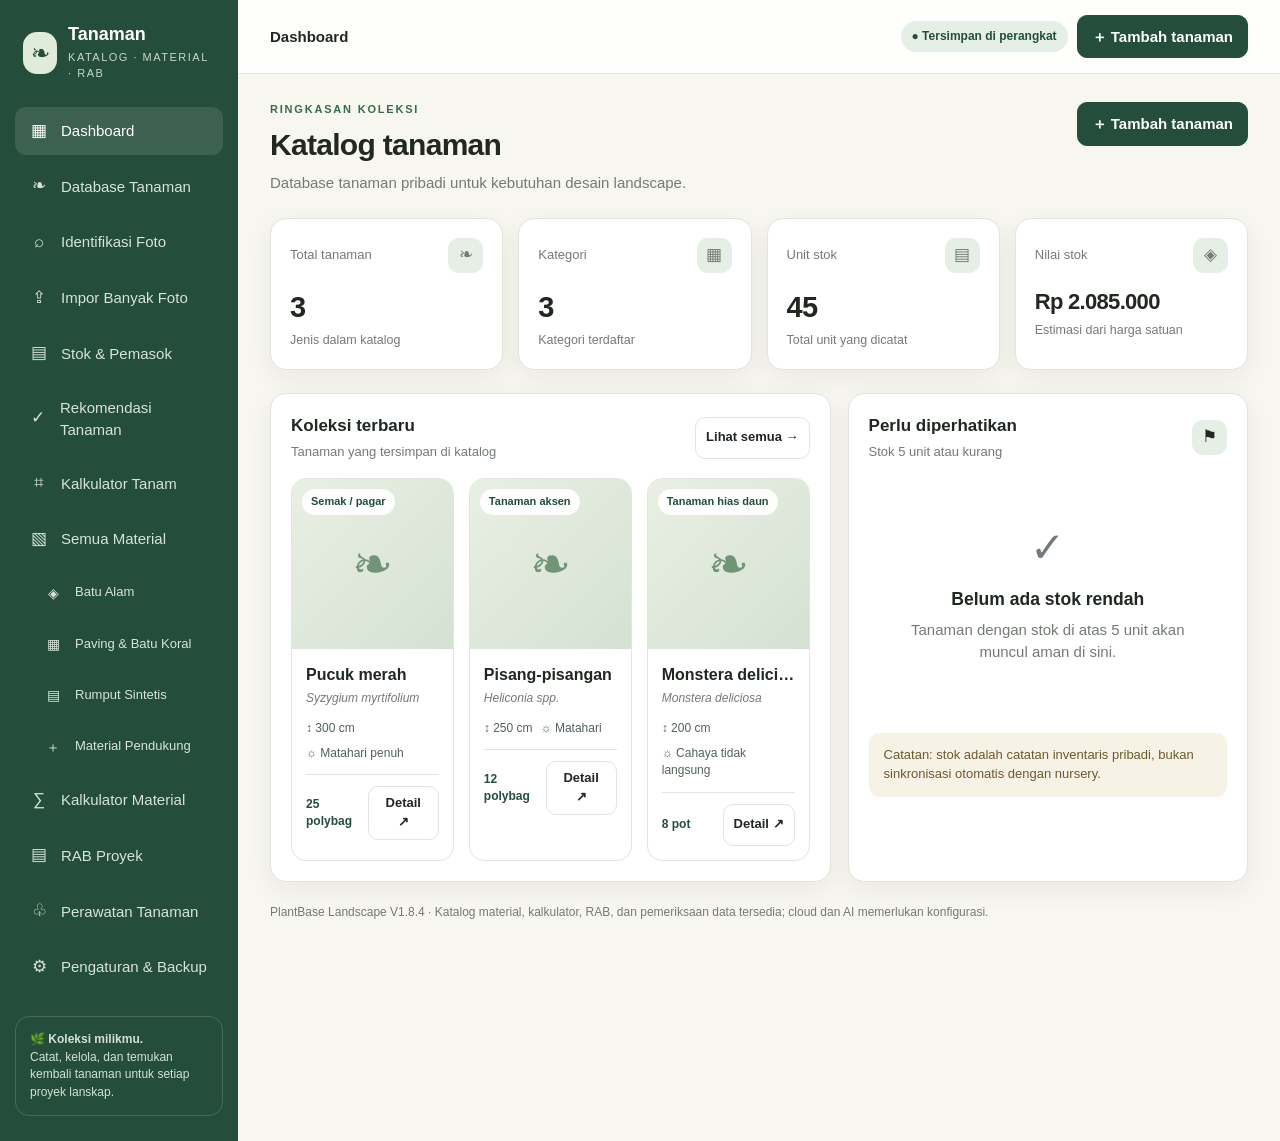
<file: juned-landscape-project/apps/tanaman.html>
<!doctype html>
<html lang="id" data-mod="tanaman">
<head>
<meta charset="utf-8"><meta name="viewport" content="width=device-width,initial-scale=1,viewport-fit=cover">
<meta name="theme-color" content="#244d3b">
<meta name="robots" content="noindex,nofollow">
<meta name="description" content="PlantBase Landscape: database tanaman, material, dan RAB untuk desain lanskap.">
<title>Tanaman - Juned Landscape Project</title>
<style>
:root{--green:#244d3b;--green2:#386b50;--mint:#e6efe6;--cream:#f7f6ef;--paper:#fff;--ink:#202820;--muted:#737c72;--line:#e1e5dc;--gold:#d9b86c;--red:#a94442;--shadow:0 8px 26px #203b2810}
*{box-sizing:border-box}body{margin:0;background:var(--cream);color:var(--ink);font:15px/1.45 -apple-system,BlinkMacSystemFont,"Segoe UI",sans-serif}button,input,select,textarea{font:inherit}button{cursor:pointer}.app{display:grid;grid-template-columns:238px minmax(0,1fr);min-height:100vh}.sidebar{background:var(--green);color:white;padding:25px 15px;display:flex;flex-direction:column;gap:25px}.brand{display:flex;gap:11px;align-items:center;padding:0 8px}.brandmark{width:42px;height:42px;background:#e1ebd9;color:var(--green);border-radius:14px;display:grid;place-items:center;font-size:23px}.brand h1{font-size:18px;line-height:1.1;margin:0}.brand small{display:block;color:#c6d7c8;font-size:11px;letter-spacing:1.5px;margin-top:5px}.nav{display:grid;gap:7px}.nav button{border:0;background:transparent;color:#d7e4d9;text-align:left;padding:12px 13px;border-radius:11px;display:flex;gap:11px;align-items:center}.nav button.active,.nav button:hover{background:#ffffff1c;color:#fff}.nav .ico{width:22px;text-align:center;font-size:17px}.nav button[data-category]{padding-left:27px;font-size:13px}.nav button[data-category] .ico{font-size:14px}.side-note{margin-top:auto;padding:14px;border:1px solid #ffffff2a;border-radius:14px;color:#d3e1d4;font-size:12px}.main{min-width:0}.topbar{height:74px;padding:0 32px;display:flex;align-items:center;justify-content:space-between;background:#ffffffd9;border-bottom:1px solid var(--line);position:sticky;top:0;z-index:5;backdrop-filter:blur(10px)}.crumb{font-weight:650}.top-actions{display:flex;gap:9px;align-items:center}.pill{background:var(--mint);color:var(--green);border-radius:100px;padding:7px 11px;font-size:12px;font-weight:650}.content{padding:28px 32px 48px;max-width:1450px;margin:auto}.pagehead{display:flex;justify-content:space-between;align-items:flex-start;gap:20px;margin-bottom:24px}.eyebrow{font-size:11px;letter-spacing:1.8px;text-transform:uppercase;color:var(--green2);font-weight:750}.pagehead h2{font-size:30px;letter-spacing:-.7px;margin:5px 0 6px}.pagehead p{margin:0;color:var(--muted)}.btn{border:1px solid var(--line);background:white;color:var(--ink);border-radius:10px;padding:10px 14px;font-weight:650;display:inline-flex;align-items:center;justify-content:center;gap:7px}.btn.primary{background:var(--green);border-color:var(--green);color:white}.btn.soft{background:var(--mint);border-color:var(--mint);color:var(--green)}.btn.danger{color:var(--red)}.btn.small{padding:7px 10px;font-size:13px}.cards{display:grid;grid-template-columns:repeat(4,minmax(0,1fr));gap:15px;margin-bottom:23px}.stat{background:white;border:1px solid var(--line);border-radius:16px;padding:19px;box-shadow:var(--shadow)}.stat-top{display:flex;justify-content:space-between;align-items:center;color:var(--muted);font-size:13px}.stat-icon{width:35px;height:35px;border-radius:11px;background:var(--mint);display:grid;place-items:center;font-size:17px}.stat strong{font-size:29px;display:block;margin-top:13px;letter-spacing:-.7px}.stat small{color:var(--muted)}.panel{background:white;border:1px solid var(--line);border-radius:16px;padding:20px;box-shadow:var(--shadow);min-width:0}.panel-head{display:flex;align-items:center;justify-content:space-between;gap:12px;margin-bottom:17px}.panel-head h3{font-size:17px;margin:0}.panel-head p{color:var(--muted);font-size:13px;margin:4px 0 0}.dashgrid{display:grid;grid-template-columns:minmax(0,1.4fr) minmax(270px,1fr);gap:17px}.plant-grid{display:grid;grid-template-columns:repeat(3,minmax(0,1fr));gap:15px}.plant-card{border:1px solid var(--line);border-radius:15px;overflow:hidden;background:white;min-width:0;transition:transform .15s,box-shadow .15s}.plant-card:hover{transform:translateY(-2px);box-shadow:var(--shadow)}.plant-img{height:170px;background:linear-gradient(135deg,#e9efe3,#d4e2d2);display:grid;place-items:center;overflow:hidden;position:relative}.plant-img img{width:100%;height:100%;object-fit:cover}.plant-img .placeholder{font-size:49px;color:#719477}.plant-img .tag{position:absolute;top:10px;left:10px;background:#ffffffed;color:var(--green);border-radius:100px;padding:5px 9px;font-size:11px;font-weight:700}.plant-info{padding:14px}.plant-info h3{font-size:16px;margin:0 0 3px;white-space:nowrap;overflow:hidden;text-overflow:ellipsis}.latin{font-size:12px;color:var(--muted);font-style:italic;min-height:18px}.plant-meta{display:flex;gap:8px;flex-wrap:wrap;margin-top:12px;color:#526354;font-size:12px}.plant-footer{display:flex;justify-content:space-between;align-items:center;border-top:1px solid var(--line);padding-top:11px;margin-top:12px}.stock{font-size:12px;color:var(--green);font-weight:700}.toolbar{display:flex;gap:10px;flex-wrap:wrap;margin-bottom:18px}.search{position:relative;flex:1;min-width:200px}.search input{width:100%;padding:11px 13px 11px 38px;border:1px solid var(--line);border-radius:10px;background:white;outline:none}.search span{position:absolute;left:13px;top:9px;color:var(--muted)}select,input,textarea{border:1px solid var(--line);border-radius:10px;padding:10px 12px;background:white;color:var(--ink);min-width:0}textarea{resize:vertical}.toolbar select{min-width:155px}.empty{padding:40px 18px;text-align:center;color:var(--muted)}.empty .big{font-size:42px;margin-bottom:8px}.empty h3{color:var(--ink);margin:5px}.empty p{max-width:390px;margin:6px auto 16px}.barrow{display:grid;grid-template-columns:105px minmax(50px,1fr) 35px;gap:10px;align-items:center;margin:16px 0;font-size:13px}.bar{height:9px;background:#edf0e9;border-radius:20px;overflow:hidden}.bar i{height:100%;display:block;background:var(--green2);border-radius:20px}.activity{display:flex;gap:12px;padding:12px 0;border-bottom:1px solid var(--line)}.activity:last-child{border:0}.activity-icon{width:35px;height:35px;flex-shrink:0;border-radius:11px;background:var(--mint);display:grid;place-items:center}.activity strong{display:block;font-size:13px}.activity small{color:var(--muted)}.formgrid{display:grid;grid-template-columns:repeat(2,minmax(0,1fr));gap:15px}.field{display:grid;gap:6px}.field label{font-size:13px;font-weight:650}.field small{color:var(--muted);font-weight:400}.field.full{grid-column:1/-1}.form-actions{display:flex;justify-content:flex-end;gap:10px;margin-top:22px}.photo-drop{border:1.5px dashed #b9cbb9;border-radius:14px;padding:17px;background:#f8faf6;display:flex;gap:15px;align-items:center}.photo-preview{width:90px;height:90px;border-radius:10px;overflow:hidden;background:var(--mint);display:grid;place-items:center;flex-shrink:0;font-size:27px}.photo-preview img{width:100%;height:100%;object-fit:cover}.detail-layout{display:grid;grid-template-columns:minmax(0,1fr) minmax(0,1.3fr);gap:18px}.detail-hero{min-height:300px;border-radius:14px;overflow:hidden;background:var(--mint);display:grid;place-items:center;font-size:70px}.detail-hero img{width:100%;height:100%;max-height:430px;object-fit:cover}.detail-fields{display:grid;grid-template-columns:repeat(2,minmax(0,1fr));gap:12px}.detail-field{padding:13px;background:#f7f8f4;border-radius:11px;min-width:0}.detail-field small{color:var(--muted);display:block;margin-bottom:4px}.detail-field strong{font-size:14px;overflow-wrap:anywhere}.note{padding:13px 15px;border-radius:11px;background:#f6f2e6;color:#6e5b2c;font-size:13px}.modal-back{position:fixed;inset:0;background:#14221bd1;z-index:20;display:none;align-items:center;justify-content:center;padding:20px}.modal-back.show{display:flex}.modal{background:var(--cream);border-radius:19px;width:min(780px,100%);max-height:92vh;overflow:auto;padding:24px}.modal-head{display:flex;justify-content:space-between;align-items:center;margin-bottom:20px}.modal-head h2{margin:0;font-size:22px}.xbtn{border:0;background:#e8ece4;border-radius:9px;width:36px;height:36px;font-size:20px}.toast{position:fixed;bottom:22px;left:50%;transform:translate(-50%,20px);background:#1d3528;color:white;padding:12px 18px;border-radius:11px;opacity:0;pointer-events:none;transition:.2s;z-index:40;box-shadow:var(--shadow)}.toast.show{opacity:1;transform:translate(-50%,0)}.mobile-menu{display:none}.hide{display:none!important}.stock-list{display:grid;gap:10px}.stock-row{display:flex;justify-content:space-between;gap:12px;padding:13px;border:1px solid var(--line);border-radius:12px;align-items:center}.stock-row strong{display:block;font-size:14px}.stock-row small{color:var(--muted)}.stock-row .qty{text-align:right;font-weight:750;color:var(--green)}.settings-grid{display:grid;grid-template-columns:repeat(2,minmax(0,1fr));gap:16px}.footer-note{font-size:12px;color:var(--muted);margin-top:22px}
@media(max-width:1050px){.cards{grid-template-columns:repeat(2,minmax(0,1fr))}.plant-grid{grid-template-columns:repeat(2,minmax(0,1fr))}.dashgrid{grid-template-columns:1fr}.content{padding:24px}.topbar{padding:0 24px}}
@media(max-width:680px){.app{display:block}.sidebar{position:fixed;z-index:15;inset:0 auto 0 0;width:260px;transform:translateX(-102%);transition:transform .2s;box-shadow:15px 0 40px #0002}.sidebar.open{transform:translateX(0)}.mobile-menu{display:inline-flex}.topbar{height:62px;padding:0 15px}.content{padding:21px 15px 35px}.pagehead{display:block}.pagehead h2{font-size:26px}.pagehead>.btn{margin-top:15px}.cards{gap:10px}.stat{padding:14px}.stat strong{font-size:24px}.stat-top{font-size:12px}.plant-grid{grid-template-columns:repeat(2,minmax(0,1fr));gap:10px}.plant-img{height:130px}.plant-info{padding:11px}.plant-info h3{font-size:14px}.plant-meta{font-size:11px}.formgrid,.detail-layout,.settings-grid{grid-template-columns:1fr}.field.full{grid-column:auto}.detail-hero{min-height:220px}.detail-fields{grid-template-columns:repeat(2,minmax(0,1fr))}.panel{padding:15px}.toolbar select{flex:1;min-width:125px}.top-actions .pill{display:none}.modal{padding:18px}.photo-drop{align-items:flex-start}.pagehead p{font-size:14px}}

/* V1.5 iPhone/Safari hardening */
button,.btn,label[for],select,input[type=file]{-webkit-tap-highlight-color:transparent;touch-action:manipulation}
button,.btn{min-height:42px}
input,select,textarea{font-size:16px;max-width:100%}
.modal{overscroll-behavior:contain;-webkit-overflow-scrolling:touch}
.plant-card,.panel,.stat{overflow-wrap:anywhere}
@media(max-width:680px){
 .sidebar{height:100dvh;height:100vh;overflow-y:auto;padding-top:calc(20px + env(safe-area-inset-top));padding-bottom:calc(20px + env(safe-area-inset-bottom));}
 .sidebar.open + #sidebarBackdrop{display:block!important}
 .topbar{padding-left:max(12px,env(safe-area-inset-left));padding-right:max(12px,env(safe-area-inset-right));gap:8px}
 .top-actions{min-width:0}
 .top-actions #topAdd{padding:9px 10px;font-size:12px;white-space:nowrap}
 .content{padding-left:max(12px,env(safe-area-inset-left));padding-right:max(12px,env(safe-area-inset-right))}
 .plant-grid{grid-template-columns:repeat(2,minmax(0,1fr))}
 .plant-img{height:clamp(100px,32vw,145px)}
 .form-actions{flex-wrap:wrap;justify-content:stretch}
 .form-actions .btn{flex:1 1 auto}
 .modal-back{align-items:flex-start;justify-content:center;padding:calc(8px + env(safe-area-inset-top)) 10px calc(8px + env(safe-area-inset-bottom));overflow-y:auto}
 .modal{width:100%;max-height:calc(100dvh - 20px);max-height:calc(100vh - 20px);border-radius:16px;padding:15px}
 .modal-head{position:sticky;top:-15px;background:var(--cream);z-index:2;padding:8px 0}
 .photo-drop{flex-wrap:wrap}
 .photo-drop input[type=file]{width:100%;max-width:100%}
 .stock-row{align-items:flex-start}
 .settings-grid,.formgrid,.detail-layout{grid-template-columns:minmax(0,1fr)}
 .field.full{grid-column:1}
}
@media(max-width:370px){.plant-grid{grid-template-columns:minmax(0,1fr)}.cards{grid-template-columns:repeat(2,minmax(0,1fr))}.pagehead h2{font-size:23px}.top-actions #topAdd{font-size:0;gap:0}.top-actions #topAdd::after{content:'＋ Tambah';font-size:12px}}

@media(max-width:680px){.modal-back{padding:env(safe-area-inset-top) 10px env(safe-area-inset-bottom)}.modal{max-height:calc(100dvh - env(safe-area-inset-top) - env(safe-area-inset-bottom) - 16px);padding:17px;border-radius:15px}.modal-head{position:sticky;top:-17px;background:var(--cream);padding:6px 0 12px;z-index:2}.photo-drop{align-items:flex-start;flex-wrap:wrap}.photo-drop input[type=file]{max-width:100%}.form-actions .btn{min-height:42px}}
.calc-results{display:grid;grid-template-columns:repeat(3,minmax(0,1fr));gap:12px;margin-top:18px}.calc-result{padding:16px;border:1px solid var(--line);border-radius:13px;background:#f8faf6}.calc-result small{display:block;color:var(--muted);font-size:12px}.calc-result strong{display:block;font-size:23px;margin-top:6px;overflow-wrap:anywhere}.calc-help{font-size:12px;color:var(--muted);margin-top:12px}@media(max-width:680px){.calc-results{grid-template-columns:1fr}}

.material-grid{display:grid;grid-template-columns:repeat(3,minmax(0,1fr));gap:14px}.material-card{border:1px solid var(--line);background:#fff;border-radius:14px;padding:16px;min-width:0}.material-card h3{margin:0 0 4px;font-size:16px}.material-card .mat-type{font-size:11px;text-transform:uppercase;letter-spacing:.8px;color:var(--green2);font-weight:750}.material-price{font-size:20px;font-weight:800;margin:12px 0 3px}.material-meta{font-size:12px;color:var(--muted);display:flex;gap:8px;flex-wrap:wrap}.table-wrap{overflow:auto;border:1px solid var(--line);border-radius:12px}table.data-table{border-collapse:collapse;width:100%;min-width:680px;background:#fff;font-size:13px}table.data-table th,table.data-table td{padding:11px 12px;text-align:left;border-bottom:1px solid var(--line);vertical-align:top}table.data-table th{background:#f4f6f0;color:#516052;font-weight:750}table.data-table tr:last-child td{border-bottom:0}.rab-totals{display:grid;gap:9px;max-width:440px;margin-left:auto}.rab-total-row{display:flex;justify-content:space-between;gap:18px;padding:9px 0;border-bottom:1px solid var(--line)}.rab-total-row.final{font-size:19px;font-weight:800;color:var(--green);border-bottom:0}.small-muted{font-size:12px;color:var(--muted)}
@media(max-width:1050px){.material-grid{grid-template-columns:repeat(2,minmax(0,1fr))}}@media(max-width:680px){.material-grid{grid-template-columns:1fr}.rab-totals{max-width:none}.table-wrap{margin-left:-2px;margin-right:-2px}}
</style><link rel="stylesheet" href="../lib/embed.css">
</head>
<body>
<div id="storageNotice" role="status" style="display:none;margin:10px 12px;padding:12px 14px;border:1px solid #b58c39;border-radius:12px;background:#fff8e6;color:#634b16;font-size:13px"></div>
<div id="appError" role="alert" style="display:none;margin:12px;padding:14px;border:1px solid #a94442;border-radius:12px;background:#fff1f0;color:#7d2525"></div>
<div class="app">
<aside class="sidebar" id="sidebar">
<div class="brand"><div class="brandmark">❧</div><div><h1>Tanaman</h1><small>KATALOG · MATERIAL · RAB</small></div></div>
<nav class="nav" id="nav">
<button class="active" data-page="dashboard"><span class="ico" aria-hidden="true">▦</span>Dashboard</button>
<button data-page="catalog"><span class="ico" aria-hidden="true">❧</span>Database Tanaman</button>
<button data-page="identify"><span class="ico" aria-hidden="true">⌕</span>Identifikasi Foto</button>
<button data-page="batch"><span class="ico" aria-hidden="true">⇪</span>Impor Banyak Foto</button>
<button data-page="inventory"><span class="ico" aria-hidden="true">▤</span>Stok & Pemasok</button>
<button data-page="recommend"><span class="ico" aria-hidden="true">✓</span>Rekomendasi Tanaman</button>
<button data-page="calculator"><span class="ico" aria-hidden="true">⌗</span>Kalkulator Tanam</button>
<button data-page="materials"><span class="ico" aria-hidden="true">▧</span>Semua Material</button>
<button data-page="materials" data-category="Batu alam"><span class="ico" aria-hidden="true">◈</span>Batu Alam</button>
<button data-page="materials" data-category="Paving & batu koral"><span class="ico" aria-hidden="true">▦</span>Paving & Batu Koral</button>
<button data-page="materials" data-category="Rumput sintetis"><span class="ico" aria-hidden="true">▤</span>Rumput Sintetis</button>
<button data-page="materials" data-category="Material pendukung"><span class="ico" aria-hidden="true">＋</span>Material Pendukung</button>
<button data-page="materialCalc"><span class="ico" aria-hidden="true">∑</span>Kalkulator Material</button>
<button data-page="rab"><span class="ico" aria-hidden="true">▤</span>RAB Proyek</button>
<button data-page="care"><span class="ico" aria-hidden="true">♧</span>Perawatan Tanaman</button>
<button data-page="settings"><span class="ico" aria-hidden="true">⚙</span>Pengaturan & Backup</button>
</nav>
<div class="side-note">🌿 <b>Koleksi milikmu.</b><br>Catat, kelola, dan temukan kembali tanaman untuk setiap proyek lanskap.</div>
</aside>
<button id="sidebarBackdrop" aria-label="Tutup menu" style="display:none;position:fixed;inset:0;background:#12201888;border:0;z-index:14;touch-action:manipulation"></button>
<main class="main">
<header class="topbar"><div style="display:flex;align-items:center;gap:12px"><button class="btn mobile-menu" id="menuBtn">☰</button><span class="crumb" id="crumb">Dashboard</span></div><div class="top-actions"><span class="pill">● Tersimpan di perangkat</span><button class="btn primary" id="topAdd">＋ Tambah tanaman</button></div></header>
<div class="content" id="content"></div>
</main></div>
<div class="modal-back" id="modalBack"><div class="modal"><div class="modal-head"><h2 id="modalTitle">Tambah tanaman</h2><button class="xbtn" id="closeModal">×</button></div><div id="modalBody"></div></div></div>
<div class="toast" id="toast"></div>
<input id="importFile" type="file" accept=".json,application/json" class="hide">
<script src="../lib/kv.js"></script>
<script src="../lib/common.js"></script>
<script src="../lib/gemini-plant.js"></script>
<script src="../lib/katalog-logic.js"></script>
<script>
// Storage adapter: localStorage when available, memory fallback when an iOS file/webview blocks it.
const pbMemory = new Map();
// Key yang GAGAL ditulis ke penyimpanan permanen (kuota penuh / diblokir). Selama key ada di sini,
// memori adalah sumber kebenaran: getItem tidak boleh mengembalikan versi lama dari localStorage.
const pbDirty = new Set();
let pbPersistent = true, pbBlocked = false;
function pbRefresh(){pbPersistent=!pbBlocked&&pbDirty.size===0}
const pbStore = {
 getItem(k){
  if(pbDirty.has(k)&&pbMemory.has(k))return pbMemory.get(k);
  try{const v=KV.ls.getItem(k);if(v!==null){pbMemory.set(k,v);return v;}return pbMemory.has(k)?pbMemory.get(k):null;}
  catch(e){pbBlocked=true;pbRefresh();return pbMemory.has(k)?pbMemory.get(k):null;}
 },
 setItem(k,v){
  v=String(v);pbMemory.set(k,v);
  try{KV.ls.setItem(k,v);pbDirty.delete(k);}
  catch(e){pbDirty.add(k);pbRefresh();try{showStorageNotice()}catch{}}
  pbRefresh();return true;
 },
 removeItem(k){pbMemory.delete(k);pbDirty.delete(k);try{KV.ls.removeItem(k);}catch(e){pbBlocked=true;}pbRefresh();},
 get persistent(){return pbPersistent;}
};
KV.onError=function(k){pbDirty.add(k);pbRefresh();try{showStorageNotice()}catch(e){}};
function showStorageNotice(){const n=document.getElementById('storageNotice');if(!n)return;const fileMode=location.protocol==='file:';
 if(!pbPersistent){n.style.display='block';n.textContent='PERINGATAN PENYIMPANAN: perubahan terbaru TIDAK tersimpan permanen (ruang browser penuh atau penyimpanan diblokir). Data hanya ada di memori sesi ini. Ekspor Backup JSON sekarang, lalu kurangi ukuran foto.';}
 else if(fileMode){n.style.display='block';n.textContent='PERINGATAN PENYIMPANAN: aplikasi dibuka sebagai file lokal sehingga browser tidak menjamin penyimpanan permanen. Ekspor Backup JSON secara berkala dan gunakan alamat HTTPS untuk penyimpanan yang lebih andal.';}
 else{n.style.display='none';}}
const KEY='plantbase_landscape_v1';
// Data contoh memakai cap waktu tetap & lama. Dulu memakai new Date() sehingga di perangkat baru data contoh selalu 'lebih baru'
// dari cloud dan menimpa edit/penghapusan milik pengguna saat sinkronisasi pertama.
const STARTER_TS='2026-01-01T00:00:00.000Z', EPOCH_TS='1970-01-01T00:00:00.000Z';
const starter=[
{id:'demo-1',local:'Monstera deliciosa',scientific:'Monstera deliciosa',family:'Araceae',category:'Tanaman hias daun',description:'Tanaman tropis dengan daun besar berlubang; cocok sebagai aksen area teduh dan semi-outdoor.',height:200,crown:120,spacing:100,light:'Cahaya tidak langsung / teduh terang',water:'Jaga media lembap tetapi tidak becek.',fertilizer:'Pupuk seimbang sesuai label pada masa pertumbuhan.',price:85000,supplier:'Contoh Nursery',location:'Sidoarjo',stock:8,unit:'pot',image:'',notes:'Data contoh, sesuaikan dengan tanaman yang sebenarnya.',created:STARTER_TS,updatedAt:STARTER_TS},
{id:'demo-2',local:'Pisang-pisangan',scientific:'Heliconia spp.',family:'Heliconiaceae',category:'Tanaman aksen',description:'Tanaman tropis berdaun lebar dengan bunga mencolok pada beberapa spesies.',height:250,crown:150,spacing:120,light:'Matahari / semi teduh',water:'Butuh air cukup dan media kaya bahan organik.',fertilizer:'Kompos matang dan pupuk sesuai kebutuhan.',price:65000,supplier:'Contoh Nursery',location:'Surabaya',stock:12,unit:'polybag',image:'',notes:'Identifikasi sampai tingkat spesies perlu foto bunga/daun.',created:STARTER_TS,updatedAt:STARTER_TS},
{id:'demo-3',local:'Pucuk merah',scientific:'Syzygium myrtifolium',family:'Myrtaceae',category:'Semak / pagar',description:'Semak berdaun muda kemerahan yang sering digunakan sebagai pagar hidup.',height:300,crown:100,spacing:60,light:'Matahari penuh',water:'Siram setelah tanam dan sesuaikan dengan kondisi media.',fertilizer:'Pemupukan berkala sesuai kondisi tanah.',price:25000,supplier:'Contoh Nursery',location:'Mojokerto',stock:25,unit:'polybag',image:'',notes:'Ukuran, harga, dan stok contoh bukan harga pasar terverifikasi.',created:STARTER_TS,updatedAt:STARTER_TS}
];
let plants=[],page='dashboard',editing=null,photoData='',identifyData='';
const MATERIAL_KEY='plantbase_materials_v18', RAB_KEY='plantbase_rabs_v18', MATERIAL_SEED_KEY='plantbase_material_seeded_v181', MATERIAL_MIGRATION_KEY='plantbase_material_migration_v182';
const MATERIAL_CATEGORIES=['Batu alam','Paving & batu koral','Rumput sintetis','Material pendukung'];
// Starter catalogue: reference items only. Prices are intentionally zero until the user enters supplier quotes.
const MATERIAL_STARTER=[
['Batu andesit bakar 30×60','Batu alam','30×60 cm · finishing bakar','m²',5],
['Batu andesit polos 30×30','Batu alam','30×30 cm · finishing polos','m²',5],
['Batu andesit alur','Batu alam','Panel beralur untuk aksen dinding','m²',10],
['Batu andesit susun sirih','Batu alam','Potongan kecil untuk dinding dekoratif','m²',10],
['Batu palimanan','Batu alam','Warna krem · finishing sesuai pemasok','m²',10],
['Batu paras Jogja','Batu alam','Batu kapur dekoratif · area sesuai spesifikasi','m²',10],
['Batu candi','Batu alam','Warna gelap · finishing sesuai pemasok','m²',10],
['Batu templek','Batu alam','Bentuk tidak beraturan untuk aksen','m²',12],
['Batu koral sikat putih','Paving & batu koral','Agregat dekoratif untuk finishing lantai','m²',10],
['Batu koral hitam','Paving & batu koral','Agregat dekoratif untuk taman','kg',5],
['Batu koral putih','Paving & batu koral','Agregat dekoratif untuk taman','kg',5],
['Paving block bata','Paving & batu koral','Bentuk bata · tebal ditentukan pemasok','m²',5],
['Paving block hexagon','Paving & batu koral','Bentuk segi enam · tebal ditentukan pemasok','m²',5],
['Grass block','Paving & batu koral','Paving berongga untuk area hijau','m²',5],
['Stepping stone beton','Paving & batu koral','Batu pijakan taman · ukuran sesuai desain','buah',5],
['Rumput sintetis 20 mm','Rumput sintetis','Tinggi serat 20 mm · cek backing dan UV','m²',10],
['Rumput sintetis 30 mm','Rumput sintetis','Tinggi serat 30 mm · cek backing dan UV','m²',10],
['Rumput sintetis 40 mm','Rumput sintetis','Tinggi serat 40 mm · cek backing dan UV','m²',10],
['Geotekstil alas','Material pendukung','Jenis dan gramasi mengikuti spesifikasi','m²',5],
['Edging taman','Material pendukung','Pembatas taman · ukur panjang terpasang','m lari',5],
['Semen Portland','Material pendukung','Satuan zak · merek sesuai spesifikasi','zak',2],
['Pasir pasang','Material pendukung','Volume berdasarkan metode dan kondisi lapangan','m³',10],
['Mortar perekat batu alam','Material pendukung','Perekat sesuai jenis batu dan substrat','zak',5],
['Nat batu alam','Material pendukung','Warna dan tipe sesuai finishing','kg',5],
['Waterproofing','Material pendukung','Sistem dan konsumsi sesuai datasheet','kg',5],
['Plastik cor / pelindung','Material pendukung','Lebar/ketebalan sesuai kebutuhan','roll',5]
];
const UNIT_OPTIONS=['m²','m³','m','m lari','kg','ton','zak','buah','lembar','roll','set','titik','batang','liter','pail','unit'];
let materials=[],rabProjects=[],editingMaterial=null,materialPhotoData='',materialCategoryPreset='';
function normalizeMaterial(m,i=0){if(!m||typeof m!=='object'||Array.isArray(m))return null;const name=String(m.name??m.material??'').trim();if(!name)return null;let category=String(m.category||'Material pendukung').trim();const catKey=category.toLowerCase();category=({'batu alam':'Batu alam','paving & batu koral':'Paving & batu koral','paving dan batu koral':'Paving & batu koral','rumput sintetis':'Rumput sintetis','material pendukung':'Material pendukung'})[catKey]||category;return {...m,id:String(m.id??('mat-'+Date.now()+'-'+i)),name,category,spec:String(m.spec||''),unit:String(m.unit||'unit'),price:Math.max(0,Number(m.price)||0),labor:Math.max(0,Number(m.labor)||0),stock:Math.max(0,Number(m.stock)||0),waste:Math.max(0,Math.min(100,Number(m.waste)||0)),supplier:String(m.supplier||''),notes:String(m.notes||''),image:typeof m.image==='string'?m.image:'',created:String(m.created||isoNow()),updatedAt:String(m.updatedAt||m.created||isoNow())}}
function uniqueIds(list,tag){const seen=new Set();let changed=false;const out=list.map((x,i)=>{let id=String(x.id??'');if(!id){id=tag+'-'+Date.now()+'-'+i;changed=true}if(seen.has(id)){let n=1,c=id+'-'+tag+'-'+i;while(seen.has(c))c=id+'-'+tag+'-'+i+'-'+(++n);id=c;changed=true}seen.add(id);return {...x,id}});return {list:out,changed}}
function normalizeRab(p,i=0,prefix='rab'){
 if(!p||typeof p!=='object'||Array.isArray(p))return null;
 const rawItems=Array.isArray(p.items)?p.items:[]; // RAB tanpa array items tetap dipertahankan (dulu dibuang diam-diam)
 const seen=new Set();
 const items=rawItems.filter(it=>it&&typeof it==='object'&&!Array.isArray(it)).map((it,j)=>{
  let id=String(it.id||(prefix+'-item-'+i+'-'+j));if(seen.has(id))id+='-r'+j;seen.add(id);
  const name=String(it.name||it.description||'Item material');
  return {...it,id,materialId:String(it.materialId||''),name,spec:String(it.spec||''),unit:String(it.unit||'unit'),description:String(it.description||name),qty:Math.max(0,Number(it.qty)||0),waste:Math.max(0,Math.min(100,Number(it.waste)||0)),price:Math.max(0,Number(it.price)||0),labor:Math.max(0,Number(it.labor)||0)};
 });
 return {...p,id:String(p.id||prefix+'-'+i),name:String(p.name||'Proyek tanpa nama'),client:String(p.client||''),location:String(p.location||''),notes:String(p.notes||''),markup:Math.max(0,Number(p.markup)||0),items,updatedAt:Number.isFinite(Date.parse(p.updatedAt||p.created||''))?String(p.updatedAt||p.created):isoNow()};
}
function keepRecoveryCopy(key,raw){if(!raw)return true;const rk=key+'_recovery_'+Date.now();try{pbStore.setItem(rk,raw)}catch{return false}return !pbDirty.has(rk)}
function showDataWarning(msg){const box=$('#appError');if(!box)return;box.textContent=(box.style.display==='block'&&box.textContent?box.textContent+' ':'')+msg;box.style.display='block'}
function restoreState(s0){plants=s0.plants;materials=s0.materials;rabProjects=s0.rabs;try{setTombstones(s0.tomb)}catch{}try{pbStore.setItem(KEY,JSON.stringify(plants));pbStore.setItem(MATERIAL_KEY,JSON.stringify(materials));pbStore.setItem(RAB_KEY,JSON.stringify(rabProjects))}catch{}}
function loadMaterialData(){
 let allowWrite=true,changed=false;
 const matRaw=pbStore.getItem(MATERIAL_KEY);
 try{
  const a=JSON.parse(matRaw||'[]');if(!Array.isArray(a))throw new Error('Format katalog material bukan daftar.');
  materials=a.map(normalizeMaterial).filter(Boolean);
  if(materials.length!==a.length){keepRecoveryCopy(MATERIAL_KEY,matRaw);changed=true}
 }catch(e){
  materials=[];const kept=keepRecoveryCopy(MATERIAL_KEY,matRaw);if(!kept)allowWrite=false;changed=true;
  showDataWarning('Katalog material lama tidak dapat dibaca'+(kept?'; salinan data asli disimpan sebagai salinan pemulihan.':' dan salinan pemulihan gagal dibuat, sehingga data lama TIDAK ditimpa.')+' Katalog referensi dipulihkan tanpa menimpa item yang masih bisa dibaca.');
 }
 const rabRaw=pbStore.getItem(RAB_KEY);
 try{
  const a=JSON.parse(rabRaw||'[]');if(!Array.isArray(a))throw new Error('Format RAB bukan daftar.');
  rabProjects=a.map((p,i)=>normalizeRab(p,i)).filter(Boolean);
  if(rabProjects.length!==a.length){keepRecoveryCopy(RAB_KEY,rabRaw);changed=true}
 }catch(e){
  rabProjects=[];const kept=keepRecoveryCopy(RAB_KEY,rabRaw);if(!kept)allowWrite=false;changed=true;
  showDataWarning('Data RAB lama tidak dapat dibaca'+(kept?'; salinan data asli disimpan sebagai salinan pemulihan.':' dan salinan pemulihan gagal dibuat, sehingga data lama TIDAK ditimpa.'));
 }
 // Migrasi satu kali: lengkapi katalog referensi tanpa menimpa data/harga pengguna (cocokkan nama+kategori).
 if(allowWrite&&!pbStore.getItem(MATERIAL_MIGRATION_KEY)){
  const keyOf=(m)=>String(m.name||'').trim().toLocaleLowerCase('id-ID')+'|'+String(m.category||'').trim().toLocaleLowerCase('id-ID');
  const existing=new Set(materials.map(keyOf));
  const missing=MATERIAL_STARTER.filter(x=>!existing.has((x[0]+'|'+x[1]).toLocaleLowerCase('id-ID')));
  for(const x of missing){const idx=MATERIAL_STARTER.indexOf(x);materials.push(normalizeMaterial({id:'mat-seed-'+(idx+1),name:x[0],category:x[1],spec:x[2],unit:x[3],waste:x[4],price:0,labor:0,stock:0,supplier:'',notes:'Data katalog awal. Isi harga/upah berdasarkan penawaran pemasok; harga belum diverifikasi.'},idx));}
  pbStore.setItem(MATERIAL_MIGRATION_KEY,'1');pbStore.setItem(MATERIAL_SEED_KEY,'1');changed=true;
 }
 // ID kembar menyebabkan satu edit mengenai beberapa kartu; perbaiki dan simpan agar ID stabil.
 const mu=uniqueIds(materials,'repair');materials=mu.list;
 const ru=uniqueIds(rabProjects,'repair');rabProjects=ru.list;
 if(mu.changed||ru.changed)changed=true;
 if(changed&&allowWrite)saveMaterialData();
}
function saveMaterialData(){try{pbStore.setItem(MATERIAL_KEY,JSON.stringify(materials));pbStore.setItem(RAB_KEY,JSON.stringify(rabProjects));if(!pbStore.getItem(MATERIAL_SEED_KEY))pbStore.setItem(MATERIAL_SEED_KEY,'1');showStorageNotice();if(!pbPersistent){toast('Perubahan tersedia selama sesi ini, tetapi belum tersimpan permanen. Ekspor backup JSON.')}return true}catch(e){showStorageNotice();toast('Penyimpanan material/RAB gagal: '+e.message+'. Ekspor backup dan kurangi ukuran foto.');return false}}
function materialById(id){return materials.find(m=>String(m.id)===String(id))}
function materialCost(m,qty,waste){return Math.max(0,Number(qty)||0)*(1+Math.max(0,Number(waste)||0)/100)*Math.max(0,Number(m.price)||0)}
function projectTotals(p){const material=p.items.reduce((s,i)=>s+(Number(i.qty)||0)*(1+(Number(i.waste)||0)/100)*(Number(i.price)||0),0),labor=p.items.reduce((s,i)=>s+(Number(i.qty)||0)*(Number(i.labor)||0),0),direct=material+labor,markup=direct*Math.max(0,Number(p.markup)||0)/100;return {material,labor,direct,markup,total:direct+markup}}
function restoreStarterMaterials(){const keyOf=m=>String(m.name||'').trim().toLocaleLowerCase('id-ID')+'|'+String(m.category||'').trim().toLocaleLowerCase('id-ID'),existing=new Set(materials.map(keyOf)),missing=MATERIAL_STARTER.filter(x=>!existing.has((x[0]+'|'+x[1]).toLocaleLowerCase('id-ID')));for(const x of missing){const i=MATERIAL_STARTER.indexOf(x);materials.push(normalizeMaterial({id:'mat-seed-'+(i+1)+'-'+Date.now(),name:x[0],category:x[1],spec:x[2],unit:x[3],waste:x[4],price:0,labor:0,stock:0,notes:'Data katalog referensi; isi harga dari pemasok.'},i))}if(saveMaterialData()){render();toast(missing.length?missing.length+' material referensi dipulihkan.':'Semua material referensi sudah ada.')}}
function addMaterial(){openMaterialForm()}

const $=s=>document.querySelector(s);
// encodeURIComponent TIDAK meng-escape ' ( ) ! * ~ sehingga ID berisi tanda kutip bisa keluar dari atribut onclick (XSS). enc() meng-escape semuanya.
const enc=s=>encodeURIComponent(String(s)).replace(/[!'()*~]/g,c=>'%'+c.charCodeAt(0).toString(16).toUpperCase());
const esc=s=>String(s??'').replace(/[&<>"']/g,c=>({'&':'&amp;','<':'&lt;','>':'&gt;','"':'&quot;',"'":'&#39;'}[c]));
const money=n=>new Intl.NumberFormat('id-ID',{style:'currency',currency:'IDR',maximumFractionDigits:0}).format(Number(n)||0);
const today=()=>new Date().toLocaleDateString('id-ID',{day:'numeric',month:'short',year:'numeric'});
function normalizePlant(p,i=0){
 if(!p||typeof p!=='object'||Array.isArray(p))return null;
 const local=String(p.local??p.name??'').trim();if(!local)return null;
 const {_deleted,...q}=p;return {...q,id:String(p.id??('recovered-'+Date.now()+'-'+i)),local,scientific:String(p.scientific??''),family:String(p.family??''),category:String(p.category??'Lainnya'),description:String(p.description??''),height:Number(p.height)||0,crown:Number(p.crown)||0,spacing:Number(p.spacing)||0,light:String(p.light??''),water:String(p.water??''),fertilizer:String(p.fertilizer??''),price:Number(p.price)||0,supplier:String(p.supplier??''),location:String(p.location??''),stock:Number(p.stock)||0,unit:String(p.unit??'unit'),image:typeof p.image==='string'?p.image:'',notes:String(p.notes??''),created:String(p.created??p.updatedAt??isoNow()),updatedAt:String(p.updatedAt??p.created??EPOCH_TS)};
}
function load(){
 try{
  const raw=pbStore.getItem(KEY);
  if(raw===null){plants=starter.map((x,i)=>normalizePlant(x,i));save();return}
  const parsed=JSON.parse(raw), arr=Array.isArray(parsed)?parsed:(Array.isArray(parsed?.plants)?parsed.plants:null);
  if(!arr)throw new Error('Format data lokal bukan daftar tanaman.');
  const u=uniqueIds(arr.map(normalizePlant).filter(Boolean),'repair');plants=u.list;
  if(plants.length!==arr.length||u.changed){try{pbStore.setItem(KEY+'_recovery_'+Date.now(),raw)}catch{};save();toast('Sebagian data lama tidak lengkap atau ber-ID ganda; data yang dapat dibaca dipulihkan dan ID diperbaiki. Salinan data asli disimpan.')}
 }catch(e){
  let raw='',kept=true;try{raw=pbStore.getItem(KEY)||'';if(raw){const rk=KEY+'_recovery_'+Date.now();pbStore.setItem(rk,raw);kept=!pbDirty.has(rk)}}catch{kept=false}
  plants=starter.map((x,i)=>normalizePlant(x,i));
  const box=$('#appError');if(box){box.style.display='block';box.textContent='Data lokal lama tidak dapat dibaca. PlantBase membuka data contoh agar aplikasi tetap dapat digunakan. Data lama disimpan sebagai salinan pemulihan bila browser mengizinkan. Jangan hapus data situs sebelum membuat backup.'}
  if(kept){try{pbStore.setItem(KEY,JSON.stringify(plants))}catch{}}
 }
}
function save(){try{pbStore.setItem(KEY,JSON.stringify(plants));showStorageNotice();if(!pbPersistent){toast('Data tanaman tersedia selama sesi ini, tetapi penyimpanan permanen gagal. Ekspor backup JSON sekarang.')}return true}catch(e){showStorageNotice();toast('Penyimpanan gagal: ruang browser mungkin penuh. Ekspor backup dan kurangi ukuran foto.');return false}}
let toastTimer=null;function toast(t){const el=$('#toast');el.textContent=t;el.classList.add('show');clearTimeout(toastTimer);toastTimer=setTimeout(()=>el.classList.remove('show'),2600)}
/* ---------- Rekomendasi tanaman, katalog klien, impor banyak foto (logika diuji di ../lib/katalog-logic.js) ---------- */
let recState={light:'sun',area:'',maxHeight:'',cats:[]},recIds=[],batchItems=[],batchRes=[];
const REC_FIT={2:'Sangat cocok',1:'Cukup cocok',0.5:'Cahaya belum dicatat'};
function recRestore(){const s=recState;if($('#recLight'))$('#recLight').value=s.light;if($('#recArea'))$('#recArea').value=s.area;if($('#recMaxH'))$('#recMaxH').value=s.maxHeight;document.querySelectorAll('#recCats input').forEach(i=>{i.checked=s.cats.includes(i.value)})}
function recCard(x){const p=x.plant,est=x.qty!=null?'≈ '+x.qty.toLocaleString('id-ID')+' tanaman'+(x.cost!=null?' · '+money(x.cost):''):'';return `<article class="plant-card"><div class="plant-img">${img(p)}<span class="tag">${esc(REC_FIT[x.fit])}</span></div><div class="plant-info"><h3>${esc(p.local)}</h3><div class="latin">${esc(p.scientific||'Nama ilmiah belum diisi')}</div><div class="plant-meta"><span>↕ ${p.height?esc(p.height)+' cm':'-'}</span><span>☼ ${esc(String(p.light||'Belum diisi').split('/')[0])}</span></div>${est?`<div class="small-muted">Perkiraan: ${esc(est)}</div>`:''}<div class="plant-footer"><span class="stock">${Number(p.stock)||0} ${esc(p.unit||'unit')}</span><button class="btn small" onclick="detail(decodeURIComponent('${enc(p.id)}'))">Detail ↗</button></div></div></article>`}
function recUpdate(){
 const el=$('#recResults');if(!el)return;
 recState={light:$('#recLight').value,area:$('#recArea').value,maxHeight:$('#recMaxH').value,cats:[...document.querySelectorAll('#recCats input:checked')].map(i=>i.value)};
 const r=KatalogLogic.recommend(plants,{light:recState.light,area:recState.area,maxHeight:recState.maxHeight,categories:recState.cats});
 recIds=r.map(x=>x.plant.id);
 el.innerHTML=r.length?`<div class="form-actions" style="justify-content:space-between;margin:0 0 10px"><b>${r.length} tanaman cocok</b><button class="btn" onclick="openClientCatalog(recIds)">▤ Buat katalog klien dari hasil</button></div><div class="plant-grid">${r.map(recCard).join('')}</div><div class="footer-note">Jumlah adalah perkiraan kasar (luas ÷ jarak tanam²). Tanaman tanpa jarak tanam tidak dihitung.</div>`:`<div class="empty"><div class="big">❧</div><h3>Belum ada tanaman yang cocok</h3><p>Isi kolom "Kebutuhan cahaya" pada tanaman di database, atau ubah filter.</p></div>`}
function printHTML(html,name){
 const f=document.createElement('iframe');f.style.cssText='position:fixed;right:0;bottom:0;width:0;height:0;border:0';f.srcdoc=html;
 f.onload=()=>{try{f.contentWindow.focus();f.contentWindow.print()}catch(e){deliverFile(new Blob([html],{type:'text/html;charset=utf-8'}),name);toast('Cetak tidak tersedia di sini. File diunduh: buka lalu cetak ke PDF.')}setTimeout(()=>f.remove(),60000)};
 document.body.appendChild(f)
}
function openClientCatalog(ids){
 if(!plants.length){toast('Katalog masih kosong.');return}
 const pre=new Set((Array.isArray(ids)&&ids.length?ids:plants.map(p=>p.id)).map(String));
 $('#modalTitle').textContent='Katalog untuk klien';
 $('#modalBody').innerHTML=`<form id="ccForm" onsubmit="return false"><div class="formgrid"><div class="field"><label>Judul</label><input name="title" value="Katalog Tanaman"></div><div class="field"><label>Untuk klien (opsional)</label><input name="client"></div><div class="field full"><label style="display:flex;gap:8px;align-items:center"><input type="checkbox" name="withPrice"> Tampilkan harga satuan</label></div></div><div style="margin:10px 0;display:flex;gap:8px"><button type="button" class="btn small" onclick="ccAll(true)">Pilih semua</button><button type="button" class="btn small" onclick="ccAll(false)">Kosongkan</button></div><div id="ccList" style="max-height:42vh;overflow:auto;border:1px solid #d9e2dc;border-radius:10px;padding:8px">${plants.slice().sort((a,b)=>String(a.local).localeCompare(String(b.local))).map(p=>`<label style="display:flex;gap:8px;align-items:center;padding:4px 2px"><input type="checkbox" value="${esc(p.id)}" ${pre.has(String(p.id))?'checked':''}> ${esc(p.local)} <small style="color:var(--muted)">${esc(p.scientific||'')}</small></label>`).join('')}</div><div class="form-actions"><button type="button" class="btn" onclick="closeModal()">Batal</button><button type="button" class="btn" onclick="ccBuild('file')">Unduh file</button><button type="button" class="btn primary" onclick="ccBuild('print')">Cetak / simpan PDF</button></div><p class="small-muted">Di dialog cetak pilih "Simpan sebagai PDF". Foto dan ukuran ikut tercetak.</p></form>`;
 $('#modalBack').classList.add('show');document.body.style.overflow='hidden'
}
function ccAll(on){document.querySelectorAll('#ccList input').forEach(i=>{i.checked=on})}
function ccBuild(mode){
 const f=$('#ccForm'),ids=new Set([...document.querySelectorAll('#ccList input:checked')].map(i=>i.value)),sel=plants.filter(p=>ids.has(String(p.id)));
 if(!sel.length){toast('Pilih minimal satu tanaman.');return}
 const html=KatalogLogic.clientCatalogHTML(sel,{title:f.elements.title.value.trim()||'Katalog Tanaman',client:f.elements.client.value.trim(),withPrice:f.elements.withPrice.checked});
 const name='katalog-tanaman-'+new Date().toISOString().slice(0,10)+'.html';
 if(mode==='file'){deliverFile(new Blob([html],{type:'text/html;charset=utf-8'}),name);toast('File katalog dibuat. Buka lalu cetak ke PDF.');return}
 printHTML(html,name)
}
function readImageP(file){return new Promise(res=>{let done=false;readImage(file,v=>{done=true;res(v)});setTimeout(()=>{if(!done)res(null)},20000)})}
async function batchPick(e){
 let files=[...e.target.files];
 if(files.length>10){files=files.slice(0,10);toast('Hanya 10 foto pertama yang dipakai.')}
 batchRes=[];batchShow();if($('#batchStatus'))$('#batchStatus').textContent='Menyiapkan foto…';
 const out=[];for(const f of files){const v=await readImageP(f);if(v)out.push({name:f.name,dataUrl:v})}
 batchItems=out;batchShow();if($('#batchStatus'))$('#batchStatus').textContent=out.length?out.length+' foto siap. Tekan "Kenali semua foto".':'Tidak ada foto yang bisa dibaca.'
}
async function batchRun(){
 if(!batchItems.length){toast('Pilih foto dulu.');return}
 if(!gemKey()){toast('Isi kunci Gemini di Pengaturan utama dulu.');openGemSettings();return}
 const btn=$('#batchGo');if(btn)btn.disabled=true;const st=()=>$('#batchStatus');if(st())st().textContent='Mengenali foto 1 dari '+batchItems.length+'…';
 try{
  batchRes=await KatalogLogic.identifyBatch(batchItems,d=>GeminiPlant.identify(d,{key:gemKey(),models:gemModels()}),{onProgress:(i,n)=>{if(st()&&i<n)st().textContent='Mengenali foto '+(i+1)+' dari '+n+'…'}});
  if(page==='batch'){batchShow();const ok=batchRes.filter(r=>r.ok).length;if(st())st().textContent=ok+' dari '+batchRes.length+' foto dikenali. Periksa, lalu simpan.'}
 }finally{const b=$('#batchGo');if(b)b.disabled=false}
}
function batchEdit(i,k,v){const r=batchRes[i];if(!r||!r.fields)return;r.fields[k]=v;r.edited=true;const h=$('#batchHint'+i);if(h)h.style.display='block'}
async function batchByName(i){
 const r=batchRes[i];if(!r)return;
 const name=((r.fields&&(r.fields.local||r.fields.scientific))||'').trim();
 if(!gemKey()){toast('Isi kunci Gemini di Pengaturan utama dulu.');openGemSettings();return}
 if(!name){toast('Isi nama lokal atau nama ilmiah dulu.');return}
 const st=()=>$('#batchStatus');if(st())st().textContent='Gemini mencari data dari nama "'+name+'"…';
 try{const x=await GeminiPlant.identifyByName(name,{key:gemKey(),models:gemModels()});batchRes[i]={...r,ok:true,skipped:false,error:'',edited:false,fields:x.fields,alternatives:x.alternatives};if(st())st().textContent='Data untuk "'+name+'" diperbarui. Periksa lagi.'}
 catch(e){if(st())st().textContent=e.message}
 batchShow()
}
function batchAlt(i,j){const r=batchRes[i],a=r&&(r.alternatives||[])[j];if(!a)return;r.fields=r.fields||{};r.fields.local=a.local;r.fields.scientific=a.scientific||'';batchByName(i)}
function batchShow(){
 const box=$('#batchResults');if(!box)return;
 if(!batchRes.length){box.innerHTML=batchItems.length?`<section class="panel"><b>${batchItems.length} foto dipilih</b><div style="display:flex;flex-wrap:wrap;gap:10px;margin-top:10px">${batchItems.map(it=>`<figure style="margin:0;width:96px"><img src="${esc(it.dataUrl)}" alt="" style="width:96px;height:96px;object-fit:cover;border-radius:10px;display:block"><figcaption style="font-size:11px;color:var(--muted);overflow:hidden;text-overflow:ellipsis;white-space:nowrap">${esc(it.name)}</figcaption></figure>`).join('')}</div></section>`:'';return}
 const pool=plants.map(p=>({local:p.local,scientific:p.scientific}));   // foto kembar dalam satu kelompok juga ditandai
 batchRes.forEach(r=>{if(!r.fields)r.fields={local:'',scientific:''};r.dup=false;if(r.ok){r.dup=KatalogLogic.isDuplicate(pool,r.fields);if(!r.dup)pool.push({local:r.fields.local,scientific:r.fields.scientific})}});
 box.innerHTML=`<section class="panel"><div class="stock-list">${batchRes.map((r,i)=>{const f=r.fields,c=f.confidence;return `<div class="stock-row" style="align-items:flex-start;gap:12px"><img src="${esc(r.dataUrl)}" alt="" style="width:96px;height:96px;object-fit:cover;border-radius:10px;flex:none"><div style="flex:1;min-width:0">${r.ok?`<label style="display:flex;gap:6px;align-items:center;margin-bottom:6px"><input type="checkbox" class="batchPick" value="${i}" ${r.dup?'':'checked'}> Simpan ke katalog</label>`:`<div style="color:#a94442;font-size:13px;margin-bottom:6px">${esc(r.name)}: ${esc(r.error)}</div>`}<div class="formgrid" style="gap:8px"><div class="field"><label>Nama lokal</label><input value="${esc(f.local)}" oninput="batchEdit(${i},'local',this.value)"></div><div class="field"><label>Nama ilmiah</label><input value="${esc(f.scientific)}" oninput="batchEdit(${i},'scientific',this.value)"></div></div><small>${c==null||!r.ok?'':Math.round(c*100)+'% yakin'}${r.dup?' · <b>sudah ada di katalog</b>':''}</small><div style="margin-top:6px;display:flex;flex-wrap:wrap;gap:6px;align-items:center"><button type="button" class="btn small" onclick="batchByName(${i})">Cari dari nama</button>${(r.alternatives||[]).length?'<small>Mungkin:</small>'+r.alternatives.map((a,j)=>`<button type="button" class="btn small" onclick="batchAlt(${i},${j})">${esc(a.local)}</button>`).join(''):''}</div><small id="batchHint${i}" style="display:${r.edited?'block':'none'};color:#7a5b16;margin-top:4px">Nama diubah. Tekan "Cari dari nama" agar data lain ikut diperbarui; jika tidak, hanya nama yang disimpan.</small></div></div>`}).join('')}</div>${batchRes.some(r=>r.ok)?`<div class="form-actions"><button class="btn primary" onclick="batchSave()">Simpan yang dicentang ke katalog</button></div>`:''}</section>`
}
function batchSave(){
 const idx=[...document.querySelectorAll('.batchPick:checked')].map(i=>+i.value);
 if(!idx.length){toast('Centang minimal satu tanaman.');return}
 const rows=idx.map(i=>({i,f:KatalogLogic.fieldsToSave(batchRes[i])}));
 if(rows.some(x=>!String(x.f.local||x.f.scientific||'').trim())){toast('Ada tanaman tanpa nama. Isi namanya atau hapus centangnya.');return}
 const now=isoNow(),before=plants,add=rows.map(({i,f})=>KatalogLogic.plantFromAI(f,batchRes[i].dataUrl,{id:'p-'+Date.now()+'-'+i+Math.random().toString(36).slice(2,5),now}));
 plants=[...plants,...add];if(!save()){plants=before;return}
 batchItems=[];batchRes=[];setPage('catalog');toast(add.length+' tanaman ditambahkan. Lengkapi harga dan stoknya.')
}
function setPage(p,category=''){page=p;materialCategoryPreset=category||'';document.querySelectorAll('#nav button').forEach(b=>b.classList.toggle('active',b.dataset.page===p&&String(b.dataset.category||'')===String(category||'')));$('#sidebar').classList.remove('open');$('#sidebarBackdrop').style.display='none';render()}
function pageHead(kicker,title,desc,button=''){return `<div class="pagehead"><div><div class="eyebrow">${kicker}</div><h2>${title}</h2><p>${desc}</p></div>${button}</div>`}
function img(p,cls=''){return p.image?`<img class="${esc(cls)}" src="${esc(p.image)}" alt="${esc(p.local)}" loading="lazy" onerror="this.style.display='none';this.parentElement.insertAdjacentHTML('beforeend','<div class=&quot;placeholder&quot; aria-hidden=&quot;true&quot;>❧</div>')">`:`<div class="placeholder" aria-hidden="true">❧</div>`}
function plantCard(p){return `<article class="plant-card"><div class="plant-img">${img(p)}<span class="tag">${esc(p.category||'Tanpa kategori')}</span></div><div class="plant-info"><h3>${esc(p.local)}</h3><div class="latin">${esc(p.scientific||'Nama ilmiah belum diisi')}</div><div class="plant-meta"><span>↕ ${p.height?esc(p.height)+' cm':'-'}</span><span>☼ ${esc(String(p.light||'Belum diisi').split('/')[0])}</span></div><div class="plant-footer"><span class="stock">${Number(p.stock)||0} ${esc(p.unit||'unit')}</span><button class="btn small" onclick="detail(decodeURIComponent('${enc(p.id)}'))">Detail ↗</button></div></div></article>`}
function openMaterialForm(id=''){editingMaterial=id||null;const m=id?materialById(id):null;materialPhotoData=m?.image||'';$('#modalTitle').textContent=m?'Edit material':'Tambah material';$('#modalBody').innerHTML=`<form id="materialForm" onsubmit="saveMaterial(event)"><div class="formgrid"><div class="field full"><label>Nama material *</label><input name="name" required value="${esc(m?.name||'')}" placeholder="Contoh: Batu andesit bakar 30×60"></div><div class="field"><label>Kategori</label><select name="category">${[...new Set([...(m?.category&&!MATERIAL_CATEGORIES.includes(m.category)?[m.category]:[]),...MATERIAL_CATEGORIES])].map(x=>`<option ${m?.category===x?'selected':''}>${esc(x)}</option>`).join('')}</select></div><div class="field"><label>Satuan *</label><input name="unit" list="unitOptions" required value="${esc(m?.unit||'m²')}" placeholder="m², m³, m, kg, buah…"><datalist id="unitOptions">${UNIT_OPTIONS.map(x=>`<option value="${esc(x)}">`).join('')}</datalist><small>Bisa ketik satuan khusus sesuai penawaran pemasok.</small></div><div class="field full"><label>Spesifikasi / ukuran / finishing</label><input name="spec" value="${esc(m?.spec||'')}" placeholder="Contoh: 30×60 cm, tebal 1,5 cm, finishing bakar"></div><div class="field"><label>Harga beli per satuan (Rp)</label><input name="price" type="number" min="0" step="any" value="${esc(m?.price??0)}" required></div><div class="field"><label>Upah pasang per satuan (Rp)</label><input name="labor" type="number" min="0" step="any" value="${esc(m?.labor??0)}" required></div><div class="field"><label>Stok tersedia</label><input name="stock" type="number" min="0" step="any" value="${esc(m?.stock??0)}"></div><div class="field"><label>Waste / cadangan default (%)</label><input name="waste" type="number" min="0" max="100" step="any" value="${esc(m?.waste??5)}"></div><div class="field"><label>Pemasok</label><input name="supplier" value="${esc(m?.supplier||'')}" placeholder="Nama toko / supplier"></div><div class="field"><label>Foto material (opsional)</label><input id="materialPhoto" type="file" accept="image/*"><small>Foto dioptimalkan sebelum disimpan.</small></div><div class="field full"><label>Catatan</label><textarea name="notes" rows="2">${esc(m?.notes||'')}</textarea></div></div><div class="form-actions">${m?`<button type="button" class="btn danger" onclick="deleteMaterial(decodeURIComponent('${enc(m.id)}'))">Hapus</button>`:''}<button type="button" class="btn" onclick="closeModal()">Batal</button><button class="btn primary">Simpan material</button></div></form>`;$('#modalBack').classList.add('show');document.body.style.overflow='hidden';$('#materialPhoto').onchange=e=>readImage(e.target.files[0],v=>{materialPhotoData=v;toast('Foto material siap disimpan.')})}
function saveMaterial(e){e.preventDefault();const old=materials;const f=new FormData(e.target),v=Object.fromEntries(f.entries()),now=isoNow(),existing=editingMaterial?materialById(editingMaterial):null;const m=normalizeMaterial({id:editingMaterial||('mat-'+Date.now()+'-'+Math.random().toString(36).slice(2,7)),...v,price:Math.max(0,Number(v.price)||0),labor:Math.max(0,Number(v.labor)||0),stock:Math.max(0,Number(v.stock)||0),waste:Math.max(0,Math.min(100,Number(v.waste)||0)),image:materialPhotoData,created:existing?.created||now,updatedAt:now});if(!m)return toast('Nama material wajib diisi.');if(editingMaterial)materials=materials.map(x=>x.id===editingMaterial?m:x);else materials.push(m);if(!saveMaterialData()){materials=old;return}closeModal();render();toast(existing?'Material diperbarui.':'Material ditambahkan.')}
function deleteMaterial(id){if(!confirm('Hapus material dari katalog? Item RAB yang sudah memakai material ini tetap menyimpan nama dan harga saat dicatat.'))return;const old=materials;materials=materials.filter(m=>m.id!==id);if(!saveMaterialData()){materials=old;return}closeModal();render();toast('Material dihapus dari katalog.')}
function filterMaterials(){const q=($('#matSearch')?.value||'').toLowerCase(),cat=$('#matCategory')?.value||'',arr=materials.filter(m=>(!cat||m.category===cat)&&(!q||[m.name,m.spec,m.supplier,m.category,m.notes].some(x=>String(x||'').toLowerCase().includes(q)))).sort((a,b)=>a.name.localeCompare(b.name));const out=$('#materialResults');if(!out)return;out.innerHTML=arr.length?arr.map(m=>`<article class="material-card"><div style="height:125px;border-radius:10px;background:var(--mint);display:grid;place-items:center;overflow:hidden;margin-bottom:12px">${m.image?`<img src="${esc(m.image)}" alt="${esc(m.name)}" style="width:100%;height:100%;object-fit:cover">`:'<span style="font-size:38px">▧</span>'}</div><div class="mat-type">${esc(m.category)}</div><h3>${esc(m.name)}</h3><div class="small-muted">${esc(m.spec||'Spesifikasi belum diisi')}</div><div class="material-price">${money(m.price)} <span style="font-size:12px;font-weight:500;color:var(--muted)">/ ${esc(m.unit)}</span></div><div class="material-meta"><span>Upah: ${money(m.labor)}/${esc(m.unit)}</span><span>Stok: ${esc(m.stock)} ${esc(m.unit)}</span><span>Waste ${esc(m.waste)}%</span></div><div class="small-muted" style="margin-top:8px">Pemasok: ${esc(m.supplier||'Belum diisi')}</div><div class="form-actions" style="justify-content:flex-start"><button class="btn small" onclick="openMaterialForm(decodeURIComponent('${enc(m.id)}'))">Edit</button><button class="btn small" onclick="quickAddMaterialToRAB(decodeURIComponent('${enc(m.id)}'))">＋ Ke RAB</button></div></article>`).join(''):`<div class="empty" style="grid-column:1/-1"><div class="big">▧</div><h3>${materials.length?'Material tidak ditemukan':'Katalog masih kosong'}</h3><p>Tambahkan jenis batu alam, paving, rumput sintetis, atau material pendukung. Harga awal diisi sesuai pemasok Anda.</p><button class="btn primary" onclick="openMaterialForm()">Tambah material</button> <button class="btn" onclick="restoreStarterMaterials()">Pulihkan katalog referensi</button></div>`;const count=$('#materialCount');if(count)count.textContent=`Menampilkan ${arr.length} dari ${materials.length} material.`}
function isStandalone(){try{return window.navigator.standalone===true||window.matchMedia('(display-mode: standalone)').matches}catch{return false}}
// Di aplikasi layar-utama (standalone) unduhan blob dapat gagal/menjebak di iOS; gunakan lembar Bagikan (Simpan ke Berkas) bila tersedia.
async function deliverFile(blob,filename){
 try{if(isStandalone()&&navigator.canShare){const f=new File([blob],filename,{type:blob.type||'application/octet-stream'});if(navigator.canShare({files:[f]})){await navigator.share({files:[f],title:filename});return}}}
 catch(e){if(e&&e.name==='AbortError')return}
 const url=URL.createObjectURL(blob),a=document.createElement('a');a.href=url;a.download=filename;document.body.appendChild(a);a.click();a.remove();setTimeout(()=>URL.revokeObjectURL(url),1500)
}
function csvDownload(filename,rows){deliverFile(new Blob(['\ufeff'+rows.map(row=>row.map(csvCell).join(',')).join('\r\n')],{type:'text/csv;charset=utf-8;'}),filename)}
function exportMaterialsCSV(){csvDownload('plantbase-katalog-material-'+new Date().toISOString().slice(0,10)+'.csv',[['Nama','Kategori','Spesifikasi','Satuan','Harga material','Upah pasang','Stok','Waste %','Pemasok','Catatan'],...materials.map(m=>[m.name,m.category,m.spec,m.unit,m.price,m.labor,m.stock,m.waste,m.supplier,m.notes])]);toast('Ekspor katalog material dimulai.')}
function syncMaterialCalc(){const m=materialById($('#mcMaterial')?.value);if(m){$('#mcPrice').value=m.price;$('#mcLabor').value=m.labor;$('#mcWaste').value=m.waste}calculateMaterialNeed()}
function materialCalcValues(){const m=materialById($('#mcMaterial')?.value),qty=Math.max(0,Number($('#mcQty')?.value)||0),waste=Math.max(0,Math.min(100,Number($('#mcWaste')?.value)||0)),price=Math.max(0,Number($('#mcPrice')?.value)||0),labor=Math.max(0,Number($('#mcLabor')?.value)||0),need=qty*(1+waste/100),matCost=need*price,laborCost=qty*labor;return {m,qty,waste,price,labor,need,matCost,laborCost,total:matCost+laborCost,job:($('#mcJob')?.value||'').trim()}}
function calculateMaterialNeed(){if(!$('#mcBase'))return;const x=materialCalcValues(),unit=x.m?.unit||'unit';$('#mcBase').textContent=x.qty.toLocaleString('id-ID')+' '+unit;$('#mcTotalQty').textContent=x.need.toLocaleString('id-ID',{maximumFractionDigits:3})+' '+unit;$('#mcMatCost').textContent=money(x.matCost);$('#mcLaborCost').textContent=money(x.laborCost);$('#mcGrand').textContent=money(x.total);$('#mcStatus').textContent=x.m?'Material: '+x.m.name+' · satuan '+unit:'Pilih material agar satuan tertera.'}
function exportMaterialEstimate(){const x=materialCalcValues();csvDownload('plantbase-estimasi-material-'+new Date().toISOString().slice(0,10)+'.csv',[['Pekerjaan','Material','Satuan','Volume bersih','Waste %','Kebutuhan beli','Harga material/unit','Biaya material','Upah/unit','Biaya upah','Total'],[x.job,x.m?.name||'Material manual',x.m?.unit||'unit',x.qty,x.waste,x.need,x.price,x.matCost,x.labor,x.laborCost,x.total]]);toast('Ekspor estimasi material dimulai.')}
function openRABForm(id=''){const p=id?rabProjects.find(x=>x.id===id):null;$('#modalTitle').textContent=p?'Edit RAB proyek':'Buat RAB proyek';$('#modalBody').innerHTML=`<form id="rabForm" onsubmit="saveRAB(event,'${p?enc(p.id):''}')"><div class="formgrid"><div class="field full"><label>Nama proyek *</label><input name="name" required value="${esc(p?.name||'')}" placeholder="Contoh: Taman rumah Citraland"></div><div class="field"><label>Klien</label><input name="client" value="${esc(p?.client||'')}"></div><div class="field"><label>Lokasi proyek</label><input name="location" value="${esc(p?.location||'')}"></div><div class="field"><label>Markup / overhead (%)</label><input name="markup" type="number" min="0" max="1000" step="any" value="${esc(p?.markup??10)}"></div><div class="field"><label>Catatan</label><input name="notes" value="${esc(p?.notes||'')}"></div></div><div class="note" style="margin-top:14px">Markup dihitung dari subtotal material + upah. Pajak, transportasi, alat, dan biaya lain belum otomatis ditambahkan.</div><div class="form-actions"><button type="button" class="btn" onclick="closeModal()">Batal</button><button class="btn primary">Simpan proyek</button></div></form>`;$('#modalBack').classList.add('show');document.body.style.overflow='hidden'}
function saveRAB(e,idEncoded=''){e.preventDefault();const old=rabProjects,f=new FormData(e.target),v=Object.fromEntries(f.entries()),id=idEncoded?decodeURIComponent(idEncoded):'rab-'+Date.now()+'-'+Math.random().toString(36).slice(2,6),prior=rabProjects.find(p=>p.id===id),p={...(prior||{id,items:[]}),id,name:v.name.trim(),client:v.client.trim(),location:v.location.trim(),markup:Math.max(0,Number(v.markup)||0),notes:v.notes.trim(),updatedAt:isoNow()};rabProjects=prior?rabProjects.map(x=>x.id===id?p:x):[...rabProjects,p];if(!saveMaterialData()){rabProjects=old;return}closeModal();render();viewRAB(id);toast(prior?'Data proyek diperbarui.':'RAB proyek dibuat.')}
function editRAB(id){openRABForm(id)}
function deleteRAB(id){if(!confirm('Hapus RAB proyek ini beserta item-itemnya?'))return;const old=rabProjects;rabProjects=rabProjects.filter(p=>p.id!==id);if(!saveMaterialData()){rabProjects=old;return}render();toast('RAB proyek dihapus.')}
function viewRAB(id){const p=rabProjects.find(x=>x.id===id);if(!p)return;const t=projectTotals(p);$('#modalTitle').textContent='RAB · '+p.name;$('#modalBody').innerHTML=`<div class="detail-fields"><div class="detail-field"><small>Klien</small><strong>${esc(p.client||'-')}</strong></div><div class="detail-field"><small>Lokasi</small><strong>${esc(p.location||'-')}</strong></div><div class="detail-field"><small>Jumlah item</small><strong>${p.items.length}</strong></div><div class="detail-field"><small>Markup</small><strong>${esc(p.markup)}%</strong></div></div><div class="panel" style="margin-top:14px;box-shadow:none;padding:12px"><div class="panel-head"><h3>Tambah item pekerjaan</h3></div>${materials.length?`<form id="rabItemForm" onsubmit="addRABItem(event,decodeURIComponent('${enc(p.id)}'))"><div class="formgrid"><div class="field full"><label>Material</label><select name="materialId" required onchange="fillRABMaterialDefaults(this)"><option value="">Pilih material</option>${materials.map(m=>`<option value="${esc(m.id)}">${esc(m.name)} · ${esc(m.unit)} · ${money(m.price)}</option>`).join('')}</select></div><div class="field full"><label>Uraian pekerjaan (opsional)</label><input name="description" placeholder="Contoh: Pasang batu andesit dinding"></div><div class="field"><label>Volume bersih</label><input name="qty" type="number" min="0.001" step="any" value="1" required></div><div class="field"><label>Waste (%)</label><input name="waste" type="number" min="0" max="100" step="any" value="5"></div><div class="field"><label>Harga material per ${esc('satuan')}</label><input name="price" type="number" min="0" step="any" value="0" required></div><div class="field"><label>Upah pasang per satuan</label><input name="labor" type="number" min="0" step="any" value="0" required></div></div><div class="form-actions"><button class="btn primary">Tambah item ke RAB</button></div></form><p class="small-muted">Harga dan upah bisa disunting sebelum ditambahkan; nilai tersimpan sebagai snapshot agar RAB lama tidak berubah saat harga katalog diperbarui.</p>`:'<div class="empty">Tambahkan material ke katalog terlebih dahulu.</div>'}</div><div style="margin-top:16px"><h3>Rincian pekerjaan</h3>${p.items.length?`<div class="table-wrap"><table class="data-table"><thead><tr><th>Material / pekerjaan</th><th>Vol.</th><th>Waste</th><th>Biaya material</th><th>Upah</th><th>Aksi</th></tr></thead><tbody>${p.items.map((it,i)=>`<tr><td><b>${esc(it.description||it.name)}</b><div class="small-muted">${esc(it.spec||'')} · ${esc(it.unit)}</div></td><td>${esc(it.qty)} ${esc(it.unit)}</td><td>${esc(it.waste)}%<div class="small-muted">Beli: ${(it.qty*(1+it.waste/100)).toLocaleString('id-ID',{maximumFractionDigits:3})}</div></td><td>${money(it.qty*(1+it.waste/100)*it.price)}</td><td>${money(it.qty*it.labor)}</td><td><button class="btn small" onclick="editRABItem(decodeURIComponent('${enc(p.id)}'),${i})">Edit</button> <button class="btn small danger" onclick="removeRABItem(decodeURIComponent('${enc(p.id)}'),${i})">Hapus</button></td></tr>`).join('')}</tbody></table></div>`:'<div class="empty">Belum ada item pekerjaan pada RAB ini.</div>'}</div><div class="rab-totals" style="margin-top:16px"><div class="rab-total-row"><span>Subtotal material</span><b>${money(t.material)}</b></div><div class="rab-total-row"><span>Subtotal upah</span><b>${money(t.labor)}</b></div><div class="rab-total-row"><span>Subtotal langsung</span><b>${money(t.direct)}</b></div><div class="rab-total-row"><span>Markup / overhead (${esc(p.markup)}%)</span><b>${money(t.markup)}</b></div><div class="rab-total-row final"><span>Total RAB</span><strong>${money(t.total)}</strong></div></div><p class="small-muted">Catatan: ${esc(p.notes||'Belum ada catatan')}. Estimasi belum memasukkan pajak, transportasi, alat, atau biaya tak terduga.</p><div class="form-actions"><button class="btn" onclick="closeModal()">Tutup</button><button class="btn" onclick="exportRABCSV(decodeURIComponent('${enc(p.id)}'))">Ekspor RAB CSV</button><button class="btn primary" onclick="editRAB(decodeURIComponent('${enc(p.id)}'))">Edit proyek</button></div>`;$('#modalBack').classList.add('show');document.body.style.overflow='hidden'}
function fillRABMaterialDefaults(sel){const m=materialById(sel?.value);const form=sel?.form;if(!m||!form)return;const price=form.elements.namedItem('price'),labor=form.elements.namedItem('labor'),waste=form.elements.namedItem('waste');if(price)price.value=m.price;if(labor)labor.value=m.labor;if(waste)waste.value=m.waste;}
function addRABItem(e,id){e.preventDefault();const old=rabProjects,p=rabProjects.find(x=>x.id===id);if(!p)return;const f=new FormData(e.target),v=Object.fromEntries(f.entries()),m=materialById(v.materialId);if(!m)return toast('Pilih material dari katalog.');const qty=Math.max(0,Number(v.qty)||0);if(qty<=0)return toast('Volume harus lebih dari nol.');const it={id:'item-'+Date.now()+'-'+Math.random().toString(36).slice(2,5),materialId:m.id,name:m.name,spec:m.spec,unit:m.unit,description:v.description.trim()||m.name,qty,waste:Math.max(0,Math.min(100,Number(v.waste)||0)),price:Math.max(0,Number(v.price)||0),labor:Math.max(0,Number(v.labor)||0)};rabProjects=rabProjects.map(x=>x.id===id?{...x,items:[...x.items,it],updatedAt:isoNow()}:x);if(!saveMaterialData()){rabProjects=old;return}viewRAB(id);toast('Item ditambahkan ke RAB.')}
function editRABItem(id,index){const p=rabProjects.find(x=>x.id===id),it=p?.items[index];if(!it)return;$('#modalTitle').textContent='Edit item RAB';$('#modalBody').innerHTML=`<form id="editRABItemForm" onsubmit="saveRABItemEdit(event,decodeURIComponent('${enc(id)}'),${index})"><div class="formgrid"><div class="field full"><label>Uraian pekerjaan</label><input name="description" required value="${esc(it.description||it.name)}"></div><div class="field"><label>Volume bersih (${esc(it.unit)})</label><input name="qty" type="number" min="0.001" step="any" value="${esc(it.qty)}" required></div><div class="field"><label>Waste (%)</label><input name="waste" type="number" min="0" max="100" step="any" value="${esc(it.waste)}"></div><div class="field"><label>Harga material per ${esc(it.unit)}</label><input name="price" type="number" min="0" step="any" value="${esc(it.price)}"></div><div class="field"><label>Upah pasang per ${esc(it.unit)}</label><input name="labor" type="number" min="0" step="any" value="${esc(it.labor)}"></div></div><div class="form-actions"><button type="button" class="btn" onclick="viewRAB(decodeURIComponent('${enc(id)}'))">Batal</button><button class="btn primary">Simpan item</button></div></form>`;$('#modalBack').classList.add('show')}
function saveRABItemEdit(e,id,index){e.preventDefault();const old=rabProjects,p=rabProjects.find(x=>x.id===id),f=new FormData(e.target),v=Object.fromEntries(f.entries());if(!p)return;const items=p.items.map((it,i)=>i===index?{...it,description:v.description.trim(),qty:Math.max(.001,Number(v.qty)||.001),waste:Math.max(0,Math.min(100,Number(v.waste)||0)),price:Math.max(0,Number(v.price)||0),labor:Math.max(0,Number(v.labor)||0)}:it);rabProjects=rabProjects.map(x=>x.id===id?{...x,items,updatedAt:isoNow()}:x);if(!saveMaterialData()){rabProjects=old;return}viewRAB(id);toast('Item RAB diperbarui.')}
function removeRABItem(id,index){if(!confirm('Hapus item ini dari RAB?'))return;const old=rabProjects;rabProjects=rabProjects.map(p=>p.id===id?{...p,items:p.items.filter((_,i)=>i!==index),updatedAt:isoNow()}:p);if(!saveMaterialData()){rabProjects=old;return}viewRAB(id);toast('Item RAB dihapus.')}
function exportRABCSV(id){const p=rabProjects.find(x=>x.id===id);if(!p)return;const t=projectTotals(p);csvDownload('RAB-'+p.name.toLowerCase().replace(/[^a-z0-9]+/g,'-')+'.csv',[['Proyek',p.name],['Klien',p.client],['Lokasi',p.location],[],['Uraian','Spesifikasi','Satuan','Volume','Waste %','Kebutuhan beli','Harga material/unit','Biaya material','Upah/unit','Biaya upah','Total item'],...p.items.map(i=>[i.description,i.spec,i.unit,i.qty,i.waste,i.qty*(1+i.waste/100),i.price,i.qty*(1+i.waste/100)*i.price,i.labor,i.qty*i.labor,i.qty*(1+i.waste/100)*i.price+i.qty*i.labor]),[],['Subtotal material',t.material],['Subtotal upah',t.labor],['Subtotal langsung',t.direct],['Markup %',p.markup],['Nilai markup',t.markup],['TOTAL RAB',t.total]]);toast('Ekspor RAB dimulai.')}
function quickAddMaterialToRAB(id){if(!rabProjects.length){openRABForm();toast('Buat proyek RAB terlebih dahulu.');return}const m=materialById(id),p=rabProjects.slice().sort((a,b)=>String(b.updatedAt).localeCompare(String(a.updatedAt)))[0];if(!m)return;const old=rabProjects,it={id:'item-'+Date.now()+'-'+Math.random().toString(36).slice(2,5),materialId:m.id,name:m.name,spec:m.spec,description:m.name,unit:m.unit,qty:1,waste:m.waste,price:m.price,labor:m.labor};rabProjects=rabProjects.map(x=>x.id===p.id?{...x,items:[...x.items,it],updatedAt:isoNow()}:x);if(!saveMaterialData()){rabProjects=old;return}toast('1 '+m.unit+' ditambahkan ke RAB terbaru.');setPage('rab');viewRAB(p.id)}
function createRABFromCalc(){const x=materialCalcValues();if(!x.m){toast('Pilih material dari katalog terlebih dahulu.');return}if(x.qty<=0){toast('Volume harus lebih dari nol.');return}if(!rabProjects.length){openRABForm();toast('Buat dan simpan proyek RAB, lalu tambahkan material dari katalog.');return}const p=rabProjects.slice().sort((a,b)=>String(b.updatedAt).localeCompare(String(a.updatedAt)))[0],old=rabProjects,it={id:'item-'+Date.now()+'-'+Math.random().toString(36).slice(2,5),materialId:x.m.id,name:x.m.name,spec:x.m.spec,description:x.job||x.m.name,unit:x.m.unit,qty:x.qty,waste:x.waste,price:x.price,labor:x.labor};rabProjects=rabProjects.map(y=>y.id===p.id?{...y,items:[...y.items,it],updatedAt:isoNow()}:y);if(!saveMaterialData()){rabProjects=old;return}toast('Estimasi ditambahkan ke RAB: '+p.name);setPage('rab');viewRAB(p.id)}
function renderPage(){const c=$('#content');$('#crumb').textContent=({dashboard:'Dashboard',catalog:'Database Tanaman',identify:'Identifikasi Foto',batch:'Impor Banyak Foto',inventory:'Stok & Pemasok',recommend:'Rekomendasi Tanaman',calculator:'Kalkulator Tanam',materials:'Katalog Material',materialCalc:'Kalkulator Material',rab:'RAB Proyek',care:'Perawatan Tanaman',settings:'Pengaturan & Backup'})[page];$('#topAdd').textContent=page==='materials'?'＋ Tambah material':page==='rab'?'＋ Buat RAB':page==='materialCalc'?'▧ Katalog Material':'＋ Tambah tanaman';
if(page==='dashboard'){let value=plants.reduce((s,p)=>s+(+p.stock||0)*(+p.price||0),0),cats=new Set(plants.map(p=>p.category).filter(Boolean)),low=plants.filter(p=>(+p.stock||0)<=5);c.innerHTML=pageHead('RINGKASAN KOLEKSI','Katalog tanaman','Database tanaman pribadi untuk kebutuhan desain landscape.','<button class="btn primary" onclick="openForm()">＋ Tambah tanaman</button>')+`<div class="cards"><div class="stat"><div class="stat-top">Total tanaman <span class="stat-icon">❧</span></div><strong>${plants.length}</strong><small>Jenis dalam katalog</small></div><div class="stat"><div class="stat-top">Kategori <span class="stat-icon">▦</span></div><strong>${cats.size}</strong><small>Kategori terdaftar</small></div><div class="stat"><div class="stat-top">Unit stok <span class="stat-icon">▤</span></div><strong>${plants.reduce((s,p)=>s+(+p.stock||0),0).toLocaleString('id-ID')}</strong><small>Total unit yang dicatat</small></div><div class="stat"><div class="stat-top">Nilai stok <span class="stat-icon">◈</span></div><strong style="font-size:22px">${money(value)}</strong><small>Estimasi dari harga satuan</small></div></div><div class="dashgrid"><section class="panel"><div class="panel-head"><div><h3>Koleksi terbaru</h3><p>Tanaman yang tersimpan di katalog</p></div><button class="btn small" onclick="setPage('catalog')">Lihat semua →</button></div>${plants.length?`<div class="plant-grid">${plants.slice().sort((a,b)=>String(a.created||'').localeCompare(String(b.created||''))).slice(-3).reverse().map(plantCard).join('')}</div>`:`<div class="empty"><div class="big">❧</div><h3>Belum ada tanaman</h3><p>Tambahkan tanaman pertamamu untuk mulai membangun koleksi.</p><button class="btn primary" onclick="openForm()">Tambah tanaman</button></div>`}</section><section class="panel"><div class="panel-head"><div><h3>Perlu diperhatikan</h3><p>Stok 5 unit atau kurang</p></div><span class="stat-icon">⚑</span></div>${low.length?low.map(p=>`<div class="activity"><div class="activity-icon">♧</div><div style="flex:1"><strong>${esc(p.local)}</strong><small>${esc(p.stock)} ${esc(p.unit)} tersisa</small></div><button class="btn small" onclick="editPlant(decodeURIComponent('${enc(p.id)}'))">Ubah</button></div>`).join(''):`<div class="empty"><div class="big">✓</div><h3>Belum ada stok rendah</h3><p>Tanaman dengan stok di atas 5 unit akan muncul aman di sini.</p></div>`}<div class="note" style="margin-top:15px">Catatan: stok adalah catatan inventaris pribadi, bukan sinkronisasi otomatis dengan nursery.</div></section></div><div class="footer-note">PlantBase Landscape V1.8.4 · Katalog material, kalkulator, RAB, dan pemeriksaan data tersedia; cloud dan AI memerlukan konfigurasi.</div>`}
if(page==='catalog'){c.innerHTML=pageHead('PERPUSTAKAAN BOTANI','Database tanaman','Kelola foto, identitas botani, spesifikasi, dan informasi koleksi.','<button class="btn primary" onclick="openForm()">＋ Tambah tanaman</button>')+`<div class="toolbar"><div class="search"><span>⌕</span><input id="searchPlants" placeholder="Cari nama lokal, ilmiah, famili…" oninput="filterCatalog()"></div><select id="catFilter" onchange="filterCatalog()"><option value="">Semua kategori</option>${[...new Set(plants.map(p=>p.category).filter(Boolean))].sort().map(x=>`<option>${esc(x)}</option>`).join('')}</select><select id="sortFilter" onchange="filterCatalog()"><option value="name">Urut nama A–Z</option><option value="stock">Stok terbanyak</option><option value="new">Terbaru ditambahkan</option></select><button class="btn" onclick="exportCatalogCSV()">⇩ Ekspor CSV</button><button class="btn" onclick="openClientCatalog()">▤ Katalog klien</button></div><div id="catalogResults" class="plant-grid">${plants.map(plantCard).join('')}</div><div id="catalogCount" class="footer-note"></div>`;filterCatalog()}
if(page==='calculator'){c.innerHTML=pageHead('ALAT BANTU DESAIN','Kalkulator kebutuhan tanam','Perkirakan jumlah tanaman dan biaya berdasarkan luas area serta jarak tanam.')+`<div class="dashgrid"><section class="panel"><div class="panel-head"><div><h3>Data area tanam</h3><p>Gunakan luas efektif area yang akan ditanami.</p></div><span class="stat-icon">⌗</span></div><div class="formgrid"><div class="field full"><label>Pilih tanaman dari database (opsional)</label><select id="calcPlant" onchange="syncCalcPlant()"><option value="">Pilih tanaman untuk mengambil jarak & harga</option>${plants.map(p=>`<option value="${esc(p.id)}">${esc(p.local)}${p.scientific?' · '+esc(p.scientific):''}</option>`).join('')}</select></div><div class="field"><label>Luas area (m²)</label><input id="calcArea" type="number" min="0.01" step="any" value="10" oninput="calculatePlantNeed()"></div><div class="field"><label>Jarak tanam (cm)</label><input id="calcSpacing" type="number" min="1" step="any" value="60" oninput="calculatePlantNeed()"></div><div class="field"><label>Pola tanam</label><select id="calcPattern" onchange="calculatePlantNeed()"><option value="square">Kotak / baris lurus</option><option value="triangular">Segitiga / selang-seling</option></select></div><div class="field"><label>Cadangan tanaman (%)</label><input id="calcExtra" type="number" min="0" max="100" step="any" value="5" oninput="calculatePlantNeed()"></div><div class="field full"><label>Harga per tanaman (Rp)</label><input id="calcPrice" type="number" min="0" step="1000" value="0" oninput="calculatePlantNeed()"></div></div><div class="calc-help">Estimasi menggunakan pendekatan luas ÷ jarak tanam². Pola segitiga memakai faktor 0,866. Jumlah aktual dapat berubah karena bentuk area, tepi, ukuran tanaman, dan kondisi lapangan.</div></section><section class="panel"><div class="panel-head"><div><h3>Hasil estimasi</h3><p>Angka perkiraan untuk penyusunan kebutuhan awal.</p></div><span class="stat-icon">✓</span></div><div class="calc-results" style="grid-template-columns:1fr"><div class="calc-result"><small>Jumlah tanaman dasar</small><strong id="calcBase">-</strong></div><div class="calc-result"><small>Jumlah termasuk cadangan</small><strong id="calcTotal">-</strong></div><div class="calc-result"><small>Estimasi biaya tanaman</small><strong id="calcCost">-</strong></div></div><div class="note" style="margin-top:16px">Belum termasuk biaya media tanam, tenaga kerja, transportasi, alat, dan penyusutan tanaman.</div><button class="btn primary" style="margin-top:14px" onclick="exportPlantEstimate()">Ekspor estimasi CSV</button></section></div>`;calculatePlantNeed()}
if(page==='identify'){c.innerHTML=pageHead('PENCARIAN VISUAL','Identifikasi tanaman','Unggah foto untuk menyiapkan catatan identifikasi dan menyimpan hasilnya ke koleksi.')+`<div class="dashgrid"><section class="panel"><div class="panel-head"><div><h3>Foto tanaman</h3><p>Gunakan foto yang fokus dan cukup terang.</p></div><span class="stat-icon">⌕</span></div><label class="photo-drop" style="cursor:pointer"><div class="photo-preview" id="identifyPreview">${identifyData?`<img src="${esc(identifyData)}">`:'🌿'}</div><div><b>Pilih foto dari perangkat</b><div style="color:var(--muted);font-size:13px;margin:5px 0 10px">JPG, PNG, atau foto dari kamera.</div><input type="file" id="identifyFile" accept="image/*"></div></label><div class="note" style="margin-top:16px">Identifikasi AI memerlukan endpoint backend yang dikonfigurasi di Pengaturan. Foto tidak akan diberi nama otomatis tanpa hasil layanan AI.</div><div id="identifyStatus" class="footer-note">Pilih foto untuk memulai.</div><div class="form-actions"><button class="btn" onclick="identifyWithAI()">Identifikasi dengan AI</button><button class="btn primary" onclick="startIdentification()">Buat catatan manual</button></div></section><section class="panel"><div class="panel-head"><div><h3>Catatan identifikasi</h3><p>Isi kandidat nama setelah diverifikasi.</p></div></div><form id="identifyForm" onsubmit="saveIdentification(event)"><div class="formgrid"><div class="field full"><label>Nama lokal / kandidat</label><input name="local" required placeholder="Contoh: Pucuk merah"></div><div class="field full"><label>Nama ilmiah / kandidat</label><input name="scientific" placeholder="Contoh: Syzygium myrtifolium"></div><div class="field full"><label>Ciri yang terlihat</label><textarea name="description" rows="3" placeholder="Bentuk daun, warna bunga, batang, habitat…"></textarea></div></div><div class="form-actions"><button class="btn primary">Simpan ke database</button></div></form><p class="footer-note">Identifikasi otomatis memerlukan endpoint backend milikmu yang aktif. Tanpa endpoint tersebut, foto hanya dapat disimpan sebagai catatan manual. Verifikasi hasil, terutama untuk spesies beracun atau keputusan penanaman penting.</p></section></div>`;const f=$('#identifyFile');f.onchange=e=>readImage(e.target.files[0],v=>{identifyData=v;$('#identifyPreview').innerHTML=`<img src="${esc(v)}">`;$('#identifyStatus').textContent='Foto siap. Klik Identifikasi dengan AI atau Buat catatan manual.'})}
if(page==='recommend'){const cats=[...new Set([...GeminiPlant.CATEGORIES,...plants.map(p=>p.category).filter(Boolean)])];c.innerHTML=pageHead('BANTUAN DESAIN','Rekomendasi tanaman','Pilih kondisi lokasi, lalu lihat tanaman dari katalog Anda yang cocok beserta perkiraan jumlah dan biaya.')+`<section class="panel"><div class="formgrid"><div class="field"><label>Cahaya lokasi</label><select id="recLight" onchange="recUpdate()"><option value="sun">Terik / matahari penuh</option><option value="semi">Semi teduh</option><option value="shade">Teduh</option></select></div><div class="field"><label>Luas area (m²)</label><input id="recArea" type="number" min="0" step="any" placeholder="Opsional, untuk hitung jumlah" oninput="recUpdate()"></div><div class="field"><label>Tinggi maksimal (cm)</label><input id="recMaxH" type="number" min="0" step="any" placeholder="Opsional" oninput="recUpdate()"></div><div class="field full"><label>Fungsi / kategori (kosongkan untuk semua)</label><div id="recCats" style="display:flex;flex-wrap:wrap;gap:10px">${cats.map(x=>`<label style="display:flex;gap:5px;align-items:center"><input type="checkbox" value="${esc(x)}" onchange="recUpdate()">${esc(x)}</label>`).join('')}</div></div></div></section><div id="recResults" style="margin-top:14px"></div>`;recRestore();recUpdate()}
if(page==='batch'){c.innerHTML=pageHead('IMPOR CEPAT','Impor banyak foto','Pilih beberapa foto tanaman sekaligus. Gemini mengenali tiap foto, lalu Anda memilih mana yang disimpan ke katalog.')+`<section class="panel"><div class="note">Maksimal 10 foto sekali jalan, diproses satu per satu agar tidak melewati batas kunci gratis. Hasil selalu perlu Anda periksa.</div><div style="margin:12px 0"><input type="file" id="batchFiles" accept="image/*" multiple></div><div class="form-actions"><button class="btn primary" id="batchGo" onclick="batchRun()">Kenali semua foto</button></div><div id="batchStatus" class="footer-note" aria-live="polite">${batchItems.length?batchItems.length+' foto siap.':'Pilih foto untuk memulai.'}</div></section><div id="batchResults" style="margin-top:14px"></div>`;$('#batchFiles').onchange=batchPick;batchShow()}
if(page==='inventory'){c.innerHTML=pageHead('INVENTARIS','Stok & Pemasok','Pantau stok tanaman dan material, pemasok, harga, serta nilai persediaan.')+`<div class="cards"><div class="stat"><div class="stat-top">Jenis tanaman <span class="stat-icon">❧</span></div><strong>${plants.length}</strong><small>Koleksi tanaman</small></div><div class="stat"><div class="stat-top">Jenis material <span class="stat-icon">▧</span></div><strong>${materials.length}</strong><small>Material hardscape</small></div><div class="stat"><div class="stat-top">Nilai stok tanaman <span class="stat-icon">◈</span></div><strong style="font-size:20px">${money(plants.reduce((s,p)=>s+(+p.stock||0)*(+p.price||0),0))}</strong></div><div class="stat"><div class="stat-top">Nilai stok material <span class="stat-icon">◈</span></div><strong style="font-size:20px">${money(materials.reduce((s,m)=>s+(+m.stock||0)*(+m.price||0),0))}</strong></div></div><section class="panel" style="margin-bottom:16px"><div class="panel-head"><div><h3>Stok tanaman</h3><p>Harga dan stok sesuai data yang Anda masukkan.</p></div><button class="btn" onclick="setPage('catalog')">Kelola tanaman</button></div><div class="stock-list">${plants.length?plants.map(p=>`<div class="stock-row"><div style="min-width:0;flex:1"><strong>${esc(p.local)}</strong><small>${esc(p.supplier||'Pemasok belum diisi')} · ${money(p.price)} / ${esc(p.unit||'unit')}</small></div><div class="qty">${+p.stock||0} ${esc(p.unit||'unit')}<br><button class="btn small" onclick="editPlant(decodeURIComponent('${enc(p.id)}'))">Edit</button></div></div>`).join(''):'<div class="empty">Belum ada data stok tanaman.</div>'}</div></section><section class="panel"><div class="panel-head"><div><h3>Stok material</h3><p>Batu alam, paving, rumput sintetis, dan material pendukung.</p></div><button class="btn" onclick="setPage('materials')">Kelola material</button></div><div class="stock-list">${materials.length?materials.map(m=>`<div class="stock-row"><div style="min-width:0;flex:1"><strong>${esc(m.name)}</strong><small>${esc(m.category)} · ${esc(m.supplier||'Pemasok belum diisi')} · ${money(m.price)} / ${esc(m.unit)}</small></div><div class="qty">${+m.stock||0} ${esc(m.unit)}<br><button class="btn small" onclick="openMaterialForm(decodeURIComponent('${enc(m.id)}'))">Edit</button></div></div>`).join(''):'<div class="empty">Katalog material kosong. Tambahkan material terlebih dahulu.</div>'}</div></section>`}
if(page==='materials'){c.innerHTML=pageHead('KATALOG MATERIAL & HARDSCAPE','Katalog Material','Database material terpisah dari tanaman: batu alam, paving & batu koral, rumput sintetis, dan material pendukung. Harga awal perlu diisi sesuai pemasok.','<button class="btn primary" onclick="openMaterialForm()">＋ Tambah material</button>')+`<div class="toolbar"><div class="search"><span>⌕</span><input id="matSearch" placeholder="Cari nama, spesifikasi, pemasok…" oninput="filterMaterials()"></div><select id="matCategory" onchange="filterMaterials()"><option value="">Semua kategori</option>${MATERIAL_CATEGORIES.map(x=>`<option value="${esc(x)}" ${materialCategoryPreset===x?'selected':''}>${esc(x)}</option>`).join('')}</select><button class="btn" onclick="exportMaterialsCSV()">⇩ Ekspor CSV</button></div><div class="cards"><div class="stat"><div class="stat-top">Jenis material <span class="stat-icon">▧</span></div><strong>${materials.length}</strong><small>Jenis dalam katalog</small></div><div class="stat"><div class="stat-top">Kategori <span class="stat-icon">▦</span></div><strong>${new Set(materials.map(m=>m.category)).size}</strong><small>Kategori terisi</small></div><div class="stat"><div class="stat-top">Nilai stok <span class="stat-icon">◈</span></div><strong style="font-size:21px">${money(materials.reduce((s,m)=>s+m.stock*m.price,0))}</strong><small>Estimasi nilai persediaan</small></div><div class="stat"><div class="stat-top">RAB tersimpan <span class="stat-icon">▤</span></div><strong>${rabProjects.length}</strong><small>Proyek tersimpan lokal</small></div></div><div class="note" style="margin-bottom:14px">Katalog awal berisi ${materials.length} material referensi. Harga material dan upah ditampilkan Rp0 sampai Anda mengisinya dari penawaran supplier; ini mencegah angka contoh dianggap sebagai harga pasar.</div><div id="materialResults" class="material-grid"></div><div id="materialCount" class="footer-note"></div>`;filterMaterials();materialCategoryPreset=''}
if(page==='materialCalc'){c.innerHTML=pageHead('ALAT BANTU LAPANGAN','Kalkulator Material','Hitung kebutuhan material dari volume/luas pekerjaan, waste, harga material, dan upah pemasangan.')+`<div class="dashgrid"><section class="panel"><div class="panel-head"><div><h3>Input pekerjaan</h3><p>Gunakan satuan yang sama dengan katalog material.</p></div><span class="stat-icon">∑</span></div><div class="formgrid"><div class="field full"><label>Material dari katalog</label><select id="mcMaterial" onchange="syncMaterialCalc()"><option value="">Pilih material</option>${materials.map(m=>`<option value="${esc(m.id)}">${esc(m.name)} (${esc(m.unit)})</option>`).join('')}</select></div><div class="field"><label>Nama pekerjaan (opsional)</label><input id="mcJob" placeholder="Contoh: Lantai teras"></div><div class="field"><label>Volume bersih</label><input id="mcQty" type="number" min="0" step="any" value="10" oninput="calculateMaterialNeed()"></div><div class="field"><label>Cadangan / waste (%)</label><input id="mcWaste" type="number" min="0" max="100" step="any" value="5" oninput="calculateMaterialNeed()"></div><div class="field"><label>Harga material per satuan (Rp)</label><input id="mcPrice" type="number" min="0" step="1000" value="0" oninput="calculateMaterialNeed()"></div><div class="field full"><label>Upah pasang per satuan (Rp)</label><input id="mcLabor" type="number" min="0" step="1000" value="0" oninput="calculateMaterialNeed()"></div></div><p class="small-muted">Contoh: jika material dihitung per m², volume pekerjaan juga harus dimasukkan dalam m². Faktor waste hanya ditambahkan pada kebutuhan/pembelian material.</p></section><section class="panel"><div class="panel-head"><div><h3>Hasil estimasi</h3><p>Belum termasuk transportasi, alat, atau pajak.</p></div><span class="stat-icon">✓</span></div><div class="detail-fields"><div class="detail-field"><small>Kebutuhan bersih</small><strong id="mcBase">-</strong></div><div class="detail-field"><small>Kebutuhan + waste</small><strong id="mcTotalQty">-</strong></div><div class="detail-field"><small>Biaya material</small><strong id="mcMatCost">-</strong></div><div class="detail-field"><small>Upah pemasangan</small><strong id="mcLaborCost">-</strong></div></div><div class="rab-totals" style="margin-top:15px"><div class="rab-total-row final"><span>Total estimasi</span><strong id="mcGrand">-</strong></div></div><div class="form-actions"><button class="btn" onclick="exportMaterialEstimate()">Ekspor CSV</button><button class="btn primary" onclick="createRABFromCalc()">Masukkan ke RAB</button></div><div id="mcStatus" class="small-muted"></div></section></div>`;calculateMaterialNeed()}
if(page==='rab'){c.innerHTML=pageHead('ANGGARAN PROYEK','RAB Proyek','Buat rekap biaya material dan upah pemasangan per proyek. Data RAB disimpan terpisah dari database tanaman.','<button class="btn primary" onclick="openRABForm()">＋ Buat RAB</button>')+`<div class="note" style="margin-bottom:16px">Rumus: kebutuhan beli = volume bersih × (1 + waste%). Biaya upah dihitung dari volume bersih × upah satuan. Persentase markup dihitung dari total material + upah.</div><div class="stock-list">${rabProjects.length?rabProjects.slice().sort((a,b)=>String(b.updatedAt).localeCompare(String(a.updatedAt))).map(p=>{const t=projectTotals(p);return `<div class="stock-row"><div style="min-width:0;flex:1"><strong>${esc(p.name)}</strong><small>${esc(p.client||'Klien belum diisi')} · ${esc(p.location||'Lokasi belum diisi')}</small><br><small>${p.items.length} item · diperbarui ${esc(fmtDate(p.updatedAt))}</small></div><div class="qty">${money(t.total)}<div style="display:flex;gap:6px;justify-content:flex-end;margin-top:7px"><button class="btn small" onclick="viewRAB(decodeURIComponent('${enc(p.id)}'))">Buka</button><button class="btn small" onclick="editRAB(decodeURIComponent('${enc(p.id)}'))">Edit</button><button class="btn small danger" onclick="deleteRAB(decodeURIComponent('${enc(p.id)}'))">Hapus</button></div></div></div>`}).join(''):`<div class="empty"><div class="big">▤</div><h3>Belum ada RAB</h3><p>Buat proyek pertama, lalu tambahkan material dari katalog atau kalkulator.</p><button class="btn primary" onclick="openRABForm()">Buat RAB proyek</button></div>`}</div><div class="footer-note">${materials.length} material tersedia di katalog. <button class="btn small" onclick="setPage('materials')">Buka katalog material</button></div>`}
if(page==='care'){c.innerHTML=pageHead('PANDUAN PEMELIHARAAN','Perawatan tanaman','Catat panduan penyiraman dan pemupukan untuk koleksi pribadi.')+`<div class="plant-grid">${plants.length?plants.map(p=>`<article class="panel"><div style="display:flex;gap:12px;align-items:center;margin-bottom:14px"><div style="width:62px;height:62px;border-radius:12px;overflow:hidden;background:var(--mint);display:grid;place-items:center;flex-shrink:0">${p.image?`<img src="${esc(p.image)}" style="width:100%;height:100%;object-fit:cover" loading="lazy">`:'❧'}</div><div><b>${esc(p.local)}</b><div class="latin">${esc(p.scientific||'')}</div></div></div><div class="detail-field"><small>☀ Cahaya</small><strong>${esc(p.light||'Belum dicatat')}</strong></div><div class="detail-field" style="margin-top:9px"><small>💧 Penyiraman</small><strong>${esc(p.water||'Belum dicatat')}</strong></div><div class="detail-field" style="margin-top:9px"><small>♧ Pemupukan</small><strong>${esc(p.fertilizer||'Belum dicatat')}</strong></div><button class="btn small" style="margin-top:12px" onclick="editPlant(decodeURIComponent('${enc(p.id)}'))">Edit panduan</button></article>`).join(''):`<div class="empty">Tambahkan tanaman untuk mengisi panduan perawatan.</div>`}</div>`}
if(page==='settings'){c.innerHTML=pageHead('PREFERENSI APLIKASI','Pengaturan & backup','Lindungi koleksi dan pindahkan data antarperangkat.')+`<div class="settings-grid"><section class="panel"><div class="panel-head"><div><h3>Cadangkan koleksi</h3><p>Ekspor data tanaman ke file JSON.</p></div><span class="stat-icon">⇩</span></div><p style="color:var(--muted);font-size:13px">Backup mencakup data tanaman, katalog material, RAB, dan foto yang tersimpan di browser. Simpan file di tempat aman.</p><button class="btn primary" onclick="exportBackup()">Ekspor backup JSON</button></section><section class="panel"><div class="panel-head"><div><h3>Pulihkan koleksi</h3><p>Impor file backup PlantBase.</p></div><span class="stat-icon">⇧</span></div><p style="color:var(--muted);font-size:13px">Impor akan mengganti koleksi aktif pada browser ini. Ekspor backup saat ini terlebih dahulu.</p><button class="btn" onclick="$('#importFile').click()">Pilih file backup</button></section><section class="panel"><div class="panel-head"><div><h3>Gemini</h3><p>Kunci Gemini diatur di satu tempat: Pengaturan di menu utama.</p></div></div><p class="footer-note">Kunci tersimpan di akun Anda saat sudah masuk, jadi perangkat lain ikut memakainya.</p><button type="button" class="btn" onclick="openGemSettings()">Buka Pengaturan Gemini</button></section><section class="panel"><div class="panel-head"><div><h3>Mulai dari awal</h3><p>Hapus koleksi dan buat database kosong.</p></div></div><div class="note">Tindakan ini menghapus data yang tersimpan pada browser. Pastikan sudah membuat backup.</div><button class="btn danger" style="margin-top:13px" onclick="resetData()">Hapus semua data</button></section></div><div class="footer-note">Privasi: data prototype disimpan di browser perangkat ini. Menghapus data situs/browser dapat menghapus koleksi jika tidak ada backup.</div>`;fillIntegrationSettings()}
}
function runDiagnostics(){
 const issues=[],notes=[],checkIds=(label,arr)=>{const seen=new Set();for(const x of arr){const id=String(x.id??'');if(!id)issues.push(label+': item tanpa ID.');else if(seen.has(id))issues.push(label+': ID duplikat "'+id+'".');seen.add(id)}};
 checkIds('Tanaman',plants);checkIds('Material',materials);checkIds('RAB',rabProjects);
 plants.forEach(p=>{if(!String(p.local||'').trim())issues.push('Tanaman tanpa nama ditemukan.');for(const k of ['height','crown','spacing','price','stock'])if(!Number.isFinite(Number(p[k]))||Number(p[k])<0)issues.push('Nilai '+k+' tidak valid pada tanaman '+(p.local||p.id)+'.')});
 materials.forEach(m=>{if(!String(m.name||'').trim())issues.push('Material tanpa nama ditemukan.');if(!MATERIAL_CATEGORIES.includes(m.category))issues.push('Kategori tidak dikenal pada material '+m.name+'.');if(!String(m.unit||'').trim())issues.push('Satuan kosong pada material '+m.name+'.');for(const k of ['price','labor','stock','waste'])if(!Number.isFinite(Number(m[k]))||Number(m[k])<0)issues.push('Nilai '+k+' tidak valid pada material '+m.name+'.')});
 rabProjects.forEach(p=>{if(!String(p.name||'').trim())issues.push('RAB tanpa nama proyek ditemukan.');p.items.forEach((it,i)=>{if(!Number.isFinite(Number(it.qty))||Number(it.qty)<0)issues.push('Volume item RAB tidak valid: '+p.name+' / item '+(i+1)+'.');if(!Number.isFinite(Number(it.price))||Number(it.price)<0||!Number.isFinite(Number(it.labor))||Number(it.labor)<0)issues.push('Harga/upah item RAB tidak valid: '+p.name+' / item '+(i+1)+'.')})});
 // --- pemeriksaan sinkronisasi & penyimpanan ---
 const tomb=getTombstones();
 plants.forEach(p=>{
  if(tomb[String(p.id)])issues.push('Konflik sinkronisasi: tanaman "'+(p.local||p.id)+'" aktif tetapi juga tercatat terhapus (tombstone); sinkronisasi dapat menghapusnya dari cloud.');
  if(!Number.isFinite(Date.parse(p.updatedAt||'')))issues.push('Tanggal pembaruan tidak valid pada tanaman '+(p.local||p.id)+' (mengganggu penentuan versi terbaru saat sinkronisasi).');
  if('_deleted' in p)issues.push('Field internal _deleted bocor pada tanaman '+(p.local||p.id)+'.');
 });
 let orphan=0;rabProjects.forEach(p=>p.items.forEach(it=>{if(it.materialId&&!materialById(it.materialId))orphan++}));
 if(orphan)notes.push(orphan+' item RAB merujuk material yang sudah tidak ada di katalog. Ini wajar: RAB menyimpan snapshot nama dan harga.');
 const bytes=[KEY,MATERIAL_KEY,RAB_KEY].reduce((n,k)=>n+(pbStore.getItem(k)||'').length*2,0),mb=bytes/1048576;
 if(mb>4)issues.push('Ukuran data ±'+mb.toFixed(1)+' MB mendekati batas penyimpanan browser (±5 MB). Kurangi foto atau ekspor backup.');else notes.push('Perkiraan ukuran data: '+mb.toFixed(2)+' MB dari batas ±5 MB.');
 try{const rc=Object.keys(KV.ls).filter(k=>k.includes('_recovery_')).length;if(rc)notes.push(rc+' salinan pemulihan tersimpan di browser (dibuat otomatis saat data lama tidak terbaca). Aman dihapus setelah Anda memastikan data benar.')}catch{}
 notes.push('Penyimpanan persisten dari browser: '+window.pbPersisted+'.');
 if(/iPhone|iPad|iPod/.test(navigator.userAgent)&&!isStandalone())issues.push('Dibuka lewat tab Safari: iOS dapat menghapus data situs yang tidak dibuka sekitar 7 hari. Pasang ke Layar Utama (Bagikan -> Tambah ke Layar Utama) dan ekspor backup berkala.');
 if(!pbPersistent)issues.push('Penyimpanan permanen browser gagal; perubahan terbaru hanya ada di memori. Ekspor backup sekarang.');
 const box=$('#diagnosticResult');
 if(box){const noteHtml=notes.length?'<ul>'+notes.map(x=>'<li>'+esc(x)+'</li>').join('')+'</ul>':'';
  box.innerHTML=(issues.length?'<b>'+issues.length+' temuan:</b><ul>'+issues.slice(0,30).map(x=>'<li>'+esc(x)+'</li>').join('')+'</ul>'+(issues.length>30?'<p>Menampilkan 30 temuan pertama.</p>':''):'<b>Semua pemeriksaan lolos.</b><p>'+plants.length+' tanaman, '+materials.length+' material, '+rabProjects.length+' RAB diperiksa: tidak ada ID duplikat, nilai tidak valid, ataupun konflik sinkronisasi.</p>')+noteHtml;
  box.scrollIntoView({behavior:'smooth',block:'nearest'})}
 toast(issues.length?'Pemeriksaan selesai: '+issues.length+' temuan.':'Pemeriksaan selesai: tidak ada masalah.');return {ok:issues.length===0,issues,notes};
}
function render(){
 try{renderPage();const box=$('#appError');if(box&&box.style.display!=='none'&&box.dataset.dismissible==='1')box.style.display='none';}
 catch(err){console.error('PlantBase render failed',err);const box=$('#appError');if(box){box.style.display='block';box.textContent='Sebagian tampilan gagal dimuat: '+(err?.message||String(err))+'. Coba muat ulang halaman. Jika masalah berulang, ekspor data yang masih bisa diakses dan kirim pesan kesalahan ini.';}const c=$('#content');if(c)c.innerHTML='<section class="panel"><h2>Tampilan gagal dimuat</h2><p>PlantBase menangkap kesalahan agar halaman tidak kosong tanpa penjelasan.</p><button class="btn primary" onclick="location.reload()">Muat ulang aplikasi</button></section>';}
}
function filterCatalog(){let q=($('#searchPlants')?.value||'').toLowerCase(),cat=$('#catFilter')?.value||'',sort=$('#sortFilter')?.value||'name';let arr=plants.filter(p=>(!q||[p.local,p.scientific,p.family,p.category].some(v=>String(v||'').toLowerCase().includes(q)))&&(!cat||p.category===cat));arr.sort((a,b)=>sort==='stock'?(+b.stock||0)-(+a.stock||0):sort==='new'?String(b.created||'').localeCompare(String(a.created||'')):String(a.local).localeCompare(String(b.local)));$('#catalogResults').innerHTML=arr.length?arr.map(plantCard).join(''):`<div class="empty" style="grid-column:1/-1"><div class="big">⌕</div><h3>Tanaman tidak ditemukan</h3><p>Coba kata kunci lain atau tambahkan tanaman baru.</p><button class="btn primary" onclick="openForm()">Tambah tanaman</button></div>`;$('#catalogCount').textContent=`Menampilkan ${arr.length} dari ${plants.length} jenis tanaman.`}
function calculatePlantNeed(){const area=Math.max(0,Number($('#calcArea')?.value)||0),spacing=Math.max(0,Number($('#calcSpacing')?.value)||0),extra=Math.min(100,Math.max(0,Number($('#calcExtra')?.value)||0)),price=Math.max(0,Number($('#calcPrice')?.value)||0),pattern=$('#calcPattern')?.value||'square';let base=0;if(area>0&&spacing>0){const sqm=(spacing/100)**2*(pattern==='triangular'?0.8660254:1);base=Math.ceil(area/sqm)}const total=Math.ceil(base*(1+extra/100));if($('#calcBase'))$('#calcBase').textContent=base.toLocaleString('id-ID')+' tanaman';if($('#calcTotal'))$('#calcTotal').textContent=total.toLocaleString('id-ID')+' tanaman';if($('#calcCost'))$('#calcCost').textContent=money(total*price);return {area,spacing,extra,price,pattern,base,total,cost:total*price}}
function syncCalcPlant(){const id=$('#calcPlant')?.value,p=plants.find(x=>String(x.id)===String(id));if(!p)return;if($('#calcSpacing'))$('#calcSpacing').value=Number(p.spacing)>0?p.spacing:60;if($('#calcPrice'))$('#calcPrice').value=Number(p.price)||0;calculatePlantNeed()}
function csvCell(v){let x=String(v??'');if(/^[\s]*[=+@]/.test(x)||/^[\s]*-[^0-9]/.test(x))x="'"+x;if(/[",\r\n]/.test(x))x='"'+x.replace(/"/g,'""')+'"';return x}
function downloadCSV(filename,rows){return csvDownload(filename,rows)}
function exportCatalogCSV(){const heads=['Nama lokal','Nama ilmiah','Famili','Kategori','Karakteristik','Tinggi maksimal (cm)','Lebar tajuk (cm)','Jarak tanam (cm)','Cahaya','Penyiraman','Pemupukan','Harga (Rp)','Pemasok','Lokasi','Stok','Satuan','Catatan'];const rows=plants.map(p=>[p.local,p.scientific,p.family,p.category,p.description,p.height,p.crown,p.spacing,p.light,p.water,p.fertilizer,p.price,p.supplier,p.location,p.stock,p.unit,p.notes]);downloadCSV('plantbase-katalog-'+new Date().toISOString().slice(0,10)+'.csv',[heads,...rows]);toast('Ekspor katalog CSV dimulai.')}
function exportPlantEstimate(){const r=calculatePlantNeed();if(!r.base)return toast('Isi luas area dan jarak tanam lebih dari nol.');const p=plants.find(x=>String(x.id)===String($('#calcPlant')?.value));const rows=[['Estimasi Kebutuhan Tanam','Nilai'],['Tanaman',p?.local||'Tanaman belum dipilih'],['Luas area (m²)',r.area],['Jarak tanam (cm)',r.spacing],['Pola tanam',r.pattern==='triangular'?'Segitiga / selang-seling':'Kotak / baris lurus'],['Cadangan (%)',r.extra],['Jumlah dasar',r.base],['Jumlah dengan cadangan',r.total],['Harga satuan (Rp)',r.price],['Estimasi biaya (Rp)',r.cost],['Catatan','Estimasi awal; verifikasi kebutuhan aktual di lapangan.']];downloadCSV('plantbase-estimasi-tanam-'+new Date().toISOString().slice(0,10)+'.csv',rows);toast('Estimasi CSV dibuat.')}
function openForm(id=null){const found=id?plants.find(x=>String(x.id)===String(id)):null;editing=found?found.id:null;let p=found||{};photoData=p.image||'';$('#modalTitle').textContent=id?'Edit data tanaman':'Tambah tanaman baru';$('#modalBody').innerHTML=`<form id="plantForm" onsubmit="savePlant(event)"><div class="formgrid"><div class="field full"><label>Foto utama</label><div class="photo-drop"><div class="photo-preview" id="formPreview">${photoData?`<img src="${esc(photoData)}">`:'🌿'}</div><div><input type="file" id="plantPhoto" accept="image/*"><small>Pilih foto dari Mac/iPhone/iPad. Foto dioptimalkan untuk penyimpanan browser.</small><div style="margin-top:8px"><button type="button" class="btn" id="gemFill" onclick="gemFill(false)">Isi dengan Gemini</button> <button type="button" class="btn" id="gemFillName" onclick="gemFillByName()">Isi dari nama</button></div><div id="gemStatus" class="footer-note" aria-live="polite"></div></div></div></div><div class="field"><label>Nama lokal *</label><input name="local" required value="${esc(p.local||'')}" placeholder="Contoh: Pucuk merah"></div><div class="field"><label>Nama ilmiah</label><input name="scientific" value="${esc(p.scientific||'')}" placeholder="Contoh: Syzygium myrtifolium"></div><div class="field"><label>Famili botani</label><input name="family" value="${esc(p.family||'')}" placeholder="Contoh: Myrtaceae"></div><div class="field"><label>Kategori</label><select name="category">${[...new Set([...(p.category&&!['Pohon peneduh','Palem','Tanaman hias daun','Tanaman aksen','Semak / pagar','Ground cover','Rumput','Tanaman air','Sukulen','Lainnya'].includes(p.category)?[p.category]:[]),'Pohon peneduh','Palem','Tanaman hias daun','Tanaman aksen','Semak / pagar','Ground cover','Rumput','Tanaman air','Sukulen','Lainnya'])].map(x=>`<option ${p.category===x?'selected':''}>${esc(x)}</option>`).join('')}</select></div><div class="field full"><label>Karakteristik / fungsi lanskap</label><textarea name="description" rows="3" placeholder="Bentuk tajuk, warna, fungsi, habitat…">${esc(p.description||'')}</textarea></div><div class="field"><label>Tinggi maksimal (cm)</label><input name="height" type="number" min="0" step="any" value="${esc(p.height||'')}"></div><div class="field"><label>Lebar tajuk (cm)</label><input name="crown" type="number" min="0" step="any" value="${esc(p.crown||'')}"></div><div class="field"><label>Jarak tanam (cm)</label><input name="spacing" type="number" min="0" step="any" value="${esc(p.spacing||'')}"></div><div class="field"><label>Kebutuhan cahaya</label><select name="light"><option value="">Pilih kebutuhan cahaya</option>${[...new Set([...(p.light&&!['Matahari penuh','Semi teduh','Cahaya tidak langsung / teduh terang','Teduh','Matahari / semi teduh'].includes(p.light)?[p.light]:[]),'Matahari penuh','Semi teduh','Cahaya tidak langsung / teduh terang','Teduh','Matahari / semi teduh'])].map(x=>`<option ${p.light===x?'selected':''}>${esc(x)}</option>`).join('')}</select></div><div class="field full"><label>Panduan penyiraman</label><textarea name="water" rows="2">${esc(p.water||'')}</textarea></div><div class="field full"><label>Panduan pemupukan</label><textarea name="fertilizer" rows="2">${esc(p.fertilizer||'')}</textarea></div><div class="field"><label>Harga satuan (Rp)</label><input name="price" type="number" min="0" step="any" value="${esc(p.price??'')}"></div><div class="field"><label>Nama pemasok / nursery</label><input name="supplier" value="${esc(p.supplier||'')}"></div><div class="field"><label>Lokasi pembelian</label><input name="location" value="${esc(p.location||'')}" placeholder="Kota / alamat nursery"></div><div class="field"><label>Stok tersedia</label><input name="stock" type="number" min="0" step="any" value="${esc(p.stock??0)}"></div><div class="field"><label>Satuan stok</label><select name="unit">${[...new Set([...(p.unit&&!['pot','polybag','batang','pohon','rumpun','m²','unit'].includes(p.unit)?[p.unit]:[]),'pot','polybag','batang','pohon','rumpun','m²','unit'])].map(x=>`<option ${p.unit===x?'selected':''}>${esc(x)}</option>`).join('')}</select></div><div class="field full"><label>Catatan tambahan</label><textarea name="notes" rows="2">${esc(p.notes||'')}</textarea></div></div><div class="form-actions">${id?`<button type="button" class="btn danger" onclick="deletePlant(decodeURIComponent('${enc(id)}'))">Hapus</button>`:''}<button type="button" class="btn" onclick="closeModal()">Batal</button><button class="btn primary">Simpan tanaman</button></div></form>`;$('#modalBack').classList.add('show');document.body.style.overflow='hidden';const pf=$('#plantForm');if(!found){pf.elements.category.dataset.untouched='1';pf.elements.category.addEventListener('change',()=>delete pf.elements.category.dataset.untouched)}
$('#plantPhoto').onchange=e=>readImage(e.target.files[0],v=>{photoData=v;$('#formPreview').innerHTML=`<img src="${esc(v)}">`;gemFill(true)})}
// Tap di luar modal / Esc / tombol × menanyakan dulu bila ada isian yang belum disimpan (tombol 'Batal' tetap menutup langsung).
document.addEventListener('input',e=>{const f=e.target&&e.target.form;if(f&&f.closest&&f.closest('#modalBody'))f.dataset.dirty='1'});
document.addEventListener('change',e=>{const f=e.target&&e.target.form;if(f&&f.closest&&f.closest('#modalBody'))f.dataset.dirty='1'});
function requestCloseModal(){if(document.querySelector('#modalBody form[data-dirty="1"]')&&!confirm('Perubahan belum disimpan. Tutup tanpa menyimpan?'))return;closeModal()}
function closeModal(){$('#modalBack').classList.remove('show');document.body.style.overflow=''}
function readImage(file,cb){if(!file)return;if(!file.type||!file.type.startsWith('image/'))return toast('Pilih file gambar JPG, PNG, atau format gambar yang didukung.');if(file.size>20*1024*1024)return toast('Ukuran foto maksimal 20 MB sebelum dioptimalkan.');const r=new FileReader();r.onerror=()=>toast('File foto gagal dibaca. Coba pilih file lain.');r.onload=()=>{const im=new Image();im.onload=()=>{try{const max=850,scale=Math.min(1,max/Math.max(im.width,im.height)),canvas=document.createElement('canvas');canvas.width=Math.max(1,Math.round(im.width*scale));canvas.height=Math.max(1,Math.round(im.height*scale));const ctx=canvas.getContext('2d');if(!ctx)throw new Error('Canvas tidak tersedia');ctx.fillStyle='#fff';ctx.fillRect(0,0,canvas.width,canvas.height);ctx.drawImage(im,0,0,canvas.width,canvas.height);cb(canvas.toDataURL('image/jpeg',.68))}catch(err){toast('Foto gagal dioptimalkan: '+err.message)}};im.onerror=()=>toast('Gambar tidak dapat dibaca.');im.src=r.result};r.readAsDataURL(file)}
function savePlant(e){e.preventDefault();if(!String(new FormData(e.target).get('local')||'').trim()){toast('Nama lokal wajib diisi.');return}const before=plants.map(x=>({...x}));const wasEditing=!!editing;const f=new FormData(e.target),v=Object.fromEntries(f.entries()),now=isoNow(),existing=wasEditing?plants.find(x=>x.id===editing):null,p={id:editing||('p-'+Date.now()+'-'+Math.random().toString(36).slice(2,7)),...v,local:String(v.local||'').trim(),scientific:String(v.scientific||'').trim(),image:photoData,height:Math.max(0,Number(v.height)||0),crown:Math.max(0,Number(v.crown)||0),spacing:Math.max(0,Number(v.spacing)||0),price:Math.max(0,Number(v.price)||0),stock:Math.max(0,Number(v.stock)||0),created:existing?.created||now,updatedAt:now};if(wasEditing)plants=plants.map(x=>x.id===editing?p:x);else plants.push(p);const oldTomb=getTombstones(),tomb={...oldTomb};delete tomb[p.id];try{setTombstones(tomb)}catch(err){plants=before;toast('Gagal memperbarui penyimpanan.');return}if(!save()){plants=before;try{setTombstones(oldTomb)}catch{}return}closeModal();render();toast(wasEditing?'Data tanaman diperbarui.':'Tanaman berhasil ditambahkan.')}
function deletePlant(id){if(!confirm('Hapus tanaman ini dari database?'))return;const before=plants;const oldTomb=getTombstones();plants=plants.filter(p=>String(p.id)!==String(id));const tomb={...oldTomb,[id]:isoNow()};try{setTombstones(tomb)}catch(e){plants=before;toast('Gagal menyimpan catatan penghapusan.');return}if(!save()){plants=before;setTombstones(oldTomb);return}closeModal();render();toast('Tanaman dihapus. Sinkronkan untuk menerapkan penghapusan ke cloud.')}
function editPlant(id){openForm(id)}
function detail(id){let p=plants.find(x=>x.id===id);if(!p)return;$('#modalTitle').textContent=p.local;$('#modalBody').innerHTML=`<div class="detail-layout"><div class="detail-hero">${p.image?`<img src="${esc(p.image)}" loading="lazy">`:'❧'}</div><div><div class="eyebrow">${esc(p.category||'Tanpa kategori')}</div><h2 style="margin:7px 0">${esc(p.local)}</h2><div class="latin" style="font-size:14px;margin-bottom:16px">${esc(p.scientific||'Nama ilmiah belum diisi')}</div><div class="detail-fields"><div class="detail-field"><small>Famili</small><strong>${esc(p.family||'-')}</strong></div><div class="detail-field"><small>Tinggi maksimal</small><strong>${p.height?esc(p.height)+' cm':'-'}</strong></div><div class="detail-field"><small>Lebar tajuk</small><strong>${p.crown?esc(p.crown)+' cm':'-'}</strong></div><div class="detail-field"><small>Jarak tanam</small><strong>${p.spacing?esc(p.spacing)+' cm':'-'}</strong></div><div class="detail-field"><small>Harga satuan</small><strong>${money(p.price)}</strong></div><div class="detail-field"><small>Stok</small><strong>${+p.stock||0} ${esc(p.unit||'unit')}</strong></div></div></div></div><div class="panel" style="margin-top:15px;box-shadow:none"><b>Karakteristik / fungsi lanskap</b><p>${esc(p.description||'Belum dicatat')}</p><b>Kebutuhan cahaya</b><p>${esc(p.light||'Belum dicatat')}</p><b>Penyiraman</b><p>${esc(p.water||'Belum dicatat')}</p><b>Pemupukan</b><p>${esc(p.fertilizer||'Belum dicatat')}</p><b>Pemasok & lokasi</b><p>${esc(p.supplier||'-')} · ${esc(p.location||'-')}</p><b>Catatan</b><p>${esc(p.notes||'-')}</p></div><div class="form-actions"><button class="btn" onclick="closeModal()">Tutup</button><button class="btn primary" onclick="openForm(decodeURIComponent('${enc(p.id)}'))">Edit data</button></div>`;$('#modalBack').classList.add('show')}
function startIdentification(){if(!identifyData)return toast('Pilih foto terlebih dahulu.');$('#identifyForm').scrollIntoView({behavior:'smooth',block:'center'});toast('Foto siap. Masukkan kandidat nama setelah diverifikasi.')}
function saveIdentification(e){e.preventDefault();if(!String(new FormData(e.target).get('local')||'').trim()){toast('Nama lokal wajib diisi.');return}const before=plants;const now=isoNow();const f=new FormData(e.target),v=Object.fromEntries(f.entries());plants=[...plants,{id:'p-'+Date.now()+'-'+Math.random().toString(36).slice(2,6),local:v.local.trim(),scientific:v.scientific.trim(),family:'',category:'Lainnya',description:v.description,height:0,crown:0,spacing:0,light:'',water:'',fertilizer:'',price:0,supplier:'',location:'',stock:0,unit:'unit',image:identifyData,notes:'Dibuat dari catatan identifikasi manual; verifikasi nama sebelum digunakan.',created:now,updatedAt:now}];if(!save()){plants=before;return}identifyData='';setPage('catalog');toast('Catatan identifikasi disimpan ke katalog.')}
function exportBackup(){try{const blob=new Blob([JSON.stringify({app:'PlantBase Landscape',version:8,appVersion:'1.8.4',exportedAt:new Date().toISOString(),plants,materials,rabProjects,tombstones:getTombstones()},null,2)],{type:'application/json'});deliverFile(blob,'plantbase-backup-'+new Date().toISOString().slice(0,10)+'.json');toast('File backup dibuat.')}catch(e){toast('Backup gagal dibuat: '+e.message)}}
$('#importFile').onchange=async e=>{
 const file=e.target.files[0];if(!file)return;
 const snap={plants,materials,rabs:rabProjects,tomb:getTombstones()};
 try{
  if(file.size>50*1024*1024)throw new Error('File backup lebih dari 50 MB. Gunakan file yang lebih kecil atau kurangi foto.');
  const data=JSON.parse(await file.text()),isArr=Array.isArray(data),arr=isArr?data:data.plants;
  if(!Array.isArray(arr)||arr.some(p=>!p||typeof p!=='object'||Array.isArray(p)||!String(p.local||p.name||'').trim()))throw new Error('Struktur backup tidak sesuai.');
  const hasMat=!isArr&&Array.isArray(data.materials),hasRab=!isArr&&Array.isArray(data.rabProjects);
  const cloudOn=!!(getCloud().url&&getSession());
  if(!confirm('Impor akan mengganti '+snap.plants.length+' tanaman yang ada dengan '+arr.length+' tanaman dari file'+(hasMat?', serta '+snap.materials.length+' material dengan '+data.materials.length:'')+(hasRab?', dan '+snap.rabs.length+' RAB dengan '+data.rabProjects.length:'')+'.'+(cloudOn?'\n\nCloud aktif: hasil impor dianggap versi terbaru dan akan menimpa data cloud pada sinkronisasi berikutnya.':'')+'\n\nLanjutkan?'))return;
  const now=isoNow();
  // Hasil impor diberi cap waktu 'sekarang' agar benar-benar menjadi versi terbaru saat sinkronisasi (semantik 'ganti koleksi').
  const nu=uniqueIds(arr.map((raw,i)=>{const p=normalizePlant(raw,i);if(!p)throw new Error('Ada data tanaman tanpa nama yang valid.');return {...p,updatedAt:now}}),'import');
  const incoming=new Set(nu.list.map(p=>String(p.id)));
  const tomb={...snap.tomb,...(!isArr&&data.tombstones&&typeof data.tombstones==='object'?data.tombstones:{})};
  for(const p of snap.plants)if(!incoming.has(String(p.id)))tomb[String(p.id)]=now;
  for(const id of incoming)delete tomb[id];
  plants=nu.list;setTombstones(tomb);
  if(hasMat)materials=uniqueIds(data.materials.map(normalizeMaterial).filter(Boolean),'import').list;
  if(hasRab)rabProjects=uniqueIds(data.rabProjects.map((p,i)=>normalizeRab(p,i,'rab-import')).filter(Boolean),'import').list;
  if(!save()||!saveMaterialData())throw new Error('Penyimpanan gagal.');
  pbStore.setItem(MATERIAL_MIGRATION_KEY,'1');pbStore.setItem(MATERIAL_SEED_KEY,'1');
  render();toast('Backup berhasil dipulihkan'+(hasMat||hasRab?', termasuk material/RAB.':'. File ini tidak berisi material/RAB, jadi data material/RAB saat ini dipertahankan.'));
 }catch(err){restoreState(snap);toast('File backup tidak valid atau tidak dapat disimpan: '+err.message)}
 finally{e.target.value=''}
};
function resetData(){
 if(!confirm('Yakin menghapus SEMUA data lokal: tanaman, material, dan RAB? Tindakan ini tidak dapat dibatalkan. Ekspor backup terlebih dahulu.'))return;
 const snap={plants,materials,rabs:rabProjects,tomb:getTombstones()},now=isoNow(),tomb={...snap.tomb};
 snap.plants.forEach(p=>tomb[String(p.id)]=now);
 plants=[];materials=[];rabProjects=[];
 try{setTombstones(tomb);if(!save()||!saveMaterialData())throw new Error('simpan gagal');pbStore.setItem(MATERIAL_MIGRATION_KEY,'1');pbStore.setItem(MATERIAL_SEED_KEY,'1')}
 catch(e){restoreState(snap);toast('Penghapusan gagal disimpan; data dipulihkan.');return}
 render();toast('Data tanaman, material, dan RAB telah dikosongkan.');
}
$('#nav').addEventListener('click',e=>{let b=e.target.closest('button[data-page]');if(b)setPage(b.dataset.page,b.dataset.category||'')});$('#topAdd').onclick=()=>{if(page==='materials')openMaterialForm();else if(page==='rab')openRABForm();else if(page==='materialCalc')setPage('materials');else openForm()};$('#closeModal').onclick=requestCloseModal;$('#modalBack').addEventListener('click',e=>{if(e.target===$('#modalBack'))requestCloseModal()});$('#menuBtn').onclick=()=>{const side=$('#sidebar'),back=$('#sidebarBackdrop');side.classList.toggle('open');back.style.display=side.classList.contains('open')?'block':'none'};$('#sidebarBackdrop').onclick=()=>{$('#sidebar').classList.remove('open');$('#sidebarBackdrop').style.display='none'};document.addEventListener('keydown',e=>{if(e.key==='Escape'){if($('#modalBack').classList.contains('show'))requestCloseModal();$('#sidebar').classList.remove('open');$('#sidebarBackdrop').style.display='none'}});

const CLOUD_KEY='plantbase_cloud_config_v14', AI_KEY='plantbase_ai_endpoint_v14', SESSION_KEY='plantbase_auth_session_v14', TOMBSTONE_KEY='plantbase_tombstones_v14';
function getCloud(){try{return JSON.parse(pbStore.getItem(CLOUD_KEY)||'{}')}catch{return {}}}
function getAI(){return pbStore.getItem(AI_KEY)||''}
function getSession(){try{return JSON.parse(pbStore.getItem(SESSION_KEY)||'null')}catch{return null}}
function setSession(v){if(v)pbStore.setItem(SESSION_KEY,JSON.stringify(v));else pbStore.removeItem(SESSION_KEY)}
function getTombstones(){try{return JSON.parse(pbStore.getItem(TOMBSTONE_KEY)||'{}')}catch{return {}}}
function setTombstones(v){pbStore.setItem(TOMBSTONE_KEY,JSON.stringify(v))}
function isoNow(){return new Date().toISOString()}
function fmtDate(v){const t=Date.parse(v||'');return Number.isFinite(t)?new Date(t).toLocaleDateString('id-ID'):'tanggal tidak diketahui'}
function fillIntegrationSettings(){
 const c=getCloud(), u=$('#sbUrl'), k=$('#sbKey'), a=$('#aiEndpoint');
 if(u)u.value=c.url||''; if(k)k.value=c.key||''; if(a)a.value=getAI();
 const cs=$('#cloudStatus'); if(cs)cs.textContent=c.url&&c.key?'Konfigurasi tersimpan. Login di panel Akun & sinkronisasi.':'Cloud belum dikonfigurasi.';
 const ss=getSession(), auth=$('#authStatus'); if(auth)auth.textContent=ss&&ss.user?'Login sebagai '+ss.user.email+'. Koleksi lokal: '+plants.length+' tanaman.':'Belum login. Konfigurasikan Supabase lalu daftar atau login.';
 const as=$('#aiStatus'); if(as)as.textContent=getAI()?'Endpoint tersimpan. Uji identifikasi dengan foto untuk memeriksa respons.':'Identifikasi AI belum dikonfigurasi.';
}
function saveCloudSettings(){
 const url=($('#sbUrl')?.value||'').trim().replace(/\/+$/,''), key=($('#sbKey')?.value||'').trim();
 if((url&&!/^https:\/\/[a-zA-Z0-9.-]+\.supabase\.co$/.test(url))||(!url&&key)||(url&&!key)){toast('Isi URL Supabase dan anon/public key secara berpasangan.');return false}
 try{pbStore.setItem(CLOUD_KEY,JSON.stringify({url,key}));fillIntegrationSettings();toast(url?'Konfigurasi cloud disimpan pada browser ini.':'Konfigurasi cloud dihapus dari browser ini.');return true}catch(e){toast('Konfigurasi tidak dapat disimpan di browser.');return false}
}
function saveAISettings(){
 const url=($('#aiEndpoint')?.value||'').trim();
 if(url && !/^https?:\/\//i.test(url)){toast('Endpoint harus berupa URL http(s).');return}if(url && location.protocol==='https:' && /^http:\/\//i.test(url) && !/^http:\/\/(localhost|127\.0\.0\.1)(:\d+)?\//i.test(url)){toast('Halaman HTTPS tidak dapat memanggil endpoint HTTP karena mixed content. Gunakan endpoint HTTPS.');return}
 try{pbStore.setItem(AI_KEY,url);fillIntegrationSettings();toast('Endpoint AI disimpan.')}catch(e){toast('Endpoint AI tidak dapat disimpan di browser.')}
}
async function cloudFetch(path,options={}){
 const c=getCloud(); if(!c.url||!c.key)throw new Error('Simpan URL dan anon/public key Supabase terlebih dahulu.');
 const sess=getSession(); const headers={apikey:c.key,'Content-Type':'application/json',...(options.headers||{})};
 if(sess&&sess.access_token)headers.Authorization='Bearer '+sess.access_token;
 const r=await fetch(c.url+path,{...options,headers});
 if(!r.ok){let msg='HTTP '+r.status;try{const d=await r.json();msg=d.msg||d.message||d.error_description||d.error||msg}catch{};throw new Error(msg)}
 if(r.status===204)return null; const t=await r.text();return t?JSON.parse(t):null;
}
async function ensureFreshSession(){
 const c=getCloud();if(!c.url||!c.key)throw new Error('Konfigurasikan URL dan anon/public key Supabase terlebih dahulu.');
 let ss=getSession();if(!ss||!ss.refresh_token)throw new Error('Silakan login terlebih dahulu.');
 if(ss.expires_at && Date.now()<ss.expires_at-60000)return ss;
 const r=await fetch(c.url+'/auth/v1/token?grant_type=refresh_token',{method:'POST',headers:{apikey:c.key,'Content-Type':'application/json'},body:JSON.stringify({refresh_token:ss.refresh_token})});
 if(!r.ok){setSession(null);throw new Error('Sesi berakhir. Login kembali.')}const d=await r.json();ss={...d,expires_at:Date.now()+(Number(d.expires_in||3600)*1000)};setSession(ss);return ss;
}
async function authAction(mode){
 const c=getCloud(),email=($('#authEmail')?.value||'').trim(),password=$('#authPassword')?.value||'',out=$('#authStatus');
 if(!c.url||!c.key){out.textContent='Isi URL dan anon/public key lalu simpan konfigurasi terlebih dahulu.';return}
 if(!email||password.length<6){out.textContent='Masukkan email valid dan password minimal 6 karakter.';return}
 out.textContent=mode==='signup'?'Membuat akun…':'Login…';
 try{
  const path=mode==='signup'?'/auth/v1/signup':'/auth/v1/token?grant_type=password';
  const r=await fetch(c.url+path,{method:'POST',headers:{apikey:c.key,'Content-Type':'application/json'},body:JSON.stringify({email,password})});
  const d=await r.json();if(!r.ok)throw new Error(d.msg||d.message||d.error_description||d.error||('HTTP '+r.status));
  if(mode==='signup'&&!d.access_token){out.textContent='Pendaftaran berhasil. Jika konfirmasi email aktif, buka tautan di email lalu login.';toast('Periksa email untuk konfirmasi akun.');return}
  setSession({...d,expires_at:Date.now()+(Number(d.expires_in||3600)*1000)});out.textContent='Login berhasil sebagai '+(d.user?.email||email)+'.';toast('Login Supabase berhasil.');
 }catch(e){out.textContent='Autentikasi gagal: '+e.message;toast('Login/pendaftaran gagal.');}
}
function authLogout(){setSession(null);const out=$('#authStatus');if(out)out.textContent='Logout berhasil. Data lokal tetap tersimpan di perangkat ini.';toast('Logout berhasil.');}
async function testCloud(){
  const out=$('#cloudStatus');if(!saveCloudSettings()){if(out)out.textContent='Perbaiki URL dan anon/public key sebelum menguji koneksi.';return}const c=getCloud();if(!c.url||!c.key){out.textContent='Isi URL dan anon/public key terlebih dahulu.';return}
 out.textContent='Menguji koneksi REST…';
 try{const r=await fetch(c.url+'/rest/v1/plantbase_records_v14?select=id&limit=1',{headers:{apikey:c.key,Authorization:'Bearer '+c.key}});if(r.ok){out.textContent='REST API terjangkau. Untuk membaca data pribadi, login dan gunakan tombol Sinkronkan sekarang.';toast('Koneksi Supabase berhasil.')}else{let t=await r.text();out.textContent='REST API merespons '+r.status+': '+t.slice(0,180);}}
 catch(e){out.textContent='Tidak dapat menghubungi Supabase. Periksa URL dan koneksi internet.';}
}
const tsOf=v=>{const t=Date.parse(v||'');return Number.isFinite(t)?t:0};
const isoOf=v=>new Date(tsOf(v)).toISOString(); // selalu ISO valid agar Postgres tidak menolak seluruh batch
function buildLocalRecords(plantList,tomb){
 const map=new Map();
 for(const p of plantList){const id=String(p.id),{_deleted,...rest}=p;map.set(id,{id,payload:{...rest,_deleted:false},updated_at:isoOf(p.updatedAt||p.created),origin:'local'})}
 for(const [id,at] of Object.entries(tomb||{})){const prev=map.get(id);if(!prev||tsOf(at)>=tsOf(prev.updated_at))map.set(id,{id,payload:{id,_deleted:true},updated_at:isoOf(at),origin:'local'})}
 return map;
}
// Last-write-wins per record. Seri (waktu sama) dimenangkan lokal agar tidak ada upload yang tidak perlu.
function mergeRecords(plantList,tomb,remote){
 const merged=buildLocalRecords(plantList,tomb);
 for(const rr of (remote||[])){const id=String(rr.id),cur=merged.get(id),at=rr.updated_at||rr.payload?.updatedAt||EPOCH_TS;
  if(!cur||tsOf(at)>tsOf(cur.updated_at))merged.set(id,{id,payload:rr.payload||{},updated_at:at,origin:'remote'})}
 return merged;
}
function applyMerged(merged){
 const nextPlants=[],nextTomb={};let skipped=0;
 for(const x of merged.values()){
  if(x.payload&&x.payload._deleted)nextTomb[x.id]=x.updated_at;
  else{const p=normalizePlant({...(x.payload||{}),id:x.id,updatedAt:x.updated_at});if(p)nextPlants.push(p);else skipped++}
 }
 return {nextPlants,nextTomb,skipped};
}
function chunkBySize(rows,maxBytes=900000,maxCount=50){const out=[];let cur=[],size=0;for(const r of rows){const n=JSON.stringify(r).length;if(cur.length&&(size+n>maxBytes||cur.length>=maxCount)){out.push(cur);cur=[];size=0}cur.push(r);size+=n}if(cur.length)out.push(cur);return out}
// PostgREST membatasi jumlah baris per respons (umumnya 1000) tanpa pemberitahuan; baca per halaman sampai habis.
async function fetchAllRemote(uid){
 const out=[],page=200;
 for(let off=0,guard=0;guard<500;guard++){
  const rows=await cloudFetch('/rest/v1/plantbase_records_v14?select=id,payload,updated_at&owner_id=eq.'+enc(uid)+'&order=id.asc&limit='+page+'&offset='+off,{method:'GET'});
  const list=Array.isArray(rows)?rows:[];if(!list.length)break;out.push(...list);off+=list.length;
 }
 return out;
}
let syncing=false;
async function syncCloud(){
 if(syncing){toast('Sinkronisasi sedang berjalan.');return}
 syncing=true;
 const say=t=>{const o=$('#authStatus');if(o)o.textContent=t};
 try{
  say('Menyiapkan sinkronisasi…');
  const ss=await ensureFreshSession(),uid=ss.user?.id;if(!uid)throw new Error('Sesi tidak berisi ID pengguna. Login kembali.');
  say('Mengunduh data cloud…');
  const remote=await fetchAllRemote(uid),remoteById=new Map(remote.map(r=>[String(r.id),r]));
  const merged=mergeRecords(plants,getTombstones(),remote);
  // Unggah hanya record yang benar-benar lebih baru / belum ada di cloud.
  const toPush=[];
  for(const x of merged.values()){if(x.origin!=='local')continue;const r=remoteById.get(x.id);if(!r||tsOf(x.updated_at)>tsOf(r.updated_at))toPush.push({id:x.id,owner_id:uid,payload:x.payload,updated_at:x.updated_at})}
  const batches=chunkBySize(toPush);
  for(let i=0;i<batches.length;i++){say('Mengunggah '+(i+1)+'/'+batches.length+'…');await cloudFetch('/rest/v1/plantbase_records_v14?on_conflict=owner_id,id',{method:'POST',headers:{Prefer:'resolution=merge-duplicates,return=minimal'},body:JSON.stringify(batches[i])})}
  // Cloud kini sama dengan 'merged'. Gabungkan lagi dengan keadaan lokal TERKINI: edit yang dibuat selama proses async ini
  // memiliki cap waktu lebih baru, sehingga tidak tertimpa dan akan terunggah pada sinkronisasi berikutnya.
  const cloudNow=[...merged.values()].map(x=>({id:x.id,payload:x.payload,updated_at:x.updated_at}));
  const finalMerged=mergeRecords(plants,getTombstones(),cloudNow);
  const {nextPlants,nextTomb,skipped}=applyMerged(finalMerged);
  const priorPlants=plants,priorTomb=getTombstones();plants=nextPlants;
  try{setTombstones(nextTomb)}catch(err){plants=priorPlants;throw new Error('Tidak dapat menyimpan catatan sinkronisasi lokal: '+err.message)}
  if(!save()){plants=priorPlants;try{setTombstones(priorTomb)}catch{};throw new Error('Hasil sinkronisasi tidak dapat disimpan di perangkat. Kosongkan ruang penyimpanan lalu ulangi.')}
  const pulled=[...finalMerged.values()].filter(x=>x.origin==='remote'&&!(x.payload&&x.payload._deleted)).length;
  const pending=[...finalMerged.values()].filter(x=>{const m=merged.get(x.id);return x.origin==='local'&&m&&tsOf(x.updated_at)>tsOf(m.updated_at)}).length;
  render();
  say('Sinkronisasi berhasil · '+plants.length+' tanaman aktif · ↑ '+toPush.length+' diunggah · ↓ '+pulled+' diterima · '+Object.keys(nextTomb).length+' catatan hapus.'+(pending?' '+pending+' perubahan baru menunggu sinkronisasi berikutnya.':'')+(skipped?' '+skipped+' record cloud tidak valid dilewati.':'')+' Terakhir: '+new Date().toLocaleString('id-ID'));
  toast('Sinkronisasi selesai.');
 }catch(e){say('Sinkronisasi gagal: '+e.message+'. Data lokal tidak diubah. Periksa SQL/RLS V1.4, URL, key, dan status login.');toast('Sinkronisasi gagal.');}
 finally{syncing=false}
}
/* ---------- Gemini: kunci di KV (jlp:sync:gemini) agar ikut sinkron antar perangkat; awalan jlp:sync: = tidak masuk berkas cadangan ---------- */
const GEM_KEY='jlp:sync:gemini';
function gemCfg(){
 try{const v=JSON.parse(pbStore.getItem(GEM_KEY)||'null');if(v&&typeof v==='object')return v}catch{}
 try{const k=(localStorage.getItem('jlp_gemini_key')||'').trim();if(k){const c={key:k,models:localStorage.getItem('jlp_gemini_models')||''};pbStore.setItem(GEM_KEY,JSON.stringify(c));localStorage.removeItem('jlp_gemini_key');localStorage.removeItem('jlp_gemini_models');return c}}catch{}   // pindahan dari penyimpanan lama yang hanya ada di perangkat
 return {key:'',models:''}
}
function gemKey(){return String(gemCfg().key||'').trim()}
function gemModels(){const m=String(gemCfg().models||'').split(',').map(x=>x.trim()).filter(Boolean);return m.length?m:GeminiPlant.MODELS}
function openGemSettings(){try{const s=JLP.shell();if(s&&s.go){s.go('setelan');return}}catch{}toast('Buka Pengaturan di menu utama untuk mengisi kunci Gemini.')}
document.addEventListener('input',e=>{if(e.target&&e.target.dataset&&e.target.dataset.ai)delete e.target.dataset.ai});   // ketikan pengguna bukan lagi "isi AI"
async function gemFillByName(){
 const form=$('#plantForm'),st=$('#gemStatus'),btn=$('#gemFillName');if(!form)return;
 const name=(form.elements.local.value||form.elements.scientific.value||'').trim();
 if(!gemKey()){toast('Isi kunci Gemini di Pengaturan utama dulu.');return}
 if(!name){toast('Isi nama lokal atau nama ilmiah dulu.');return}
 if(btn)btn.disabled=true;if(st)st.textContent='Gemini mencari data dari nama…';
 try{const r=await GeminiPlant.identifyByName(name,{key:gemKey(),models:gemModels()});if(!form.isConnected)return;const n=GeminiPlant.fillEmpty(form.elements,r.fields,{replaceAI:true});form.dataset.dirty='1';if(st)st.innerHTML=gemSummary(r)+'<br>'+n+' kolom diisi. Ketikan Anda tidak ditimpa. Periksa semuanya sebelum menyimpan.'}
 catch(e){if(st&&form.isConnected)st.textContent=e.message}
 finally{if(btn)btn.disabled=false}
}
function gemSummary(r){const c=r.fields.confidence;return '<b>'+esc(r.fields.local||r.fields.scientific)+'</b>'+(r.fields.scientific&&r.fields.local?' ('+esc(r.fields.scientific)+')':'')+' · '+(c==null?'tingkat keyakinan tidak tersedia':Math.round(c*100)+'% yakin')+(r.alternatives.length?'<br>Kemungkinan lain: '+r.alternatives.map(a=>esc(a.local)+(a.scientific?' ('+esc(a.scientific)+')':'')).join(', '):'')}
async function gemFill(auto){
 const form=$('#plantForm'),st=$('#gemStatus'),btn=$('#gemFill');if(!form)return;
 if(!gemKey()){if(st)st.textContent=auto?'Tip: isi kunci Gemini di Pengaturan utama agar foto langsung dikenali.':'';if(!auto)toast('Isi kunci Gemini di Pengaturan utama dulu.');return}
 if(!photoData){toast('Pilih foto tanaman dulu.');return}
 if(btn)btn.disabled=true;if(st)st.textContent='Gemini sedang mengenali tanaman…';
 try{const r=await GeminiPlant.identify(photoData,{key:gemKey(),models:gemModels()});if(!form.isConnected)return;const n=GeminiPlant.fillEmpty(form.elements,r.fields);form.dataset.dirty='1';if(st)st.innerHTML=gemSummary(r)+'<br>'+n+' kolom kosong diisi. Periksa semuanya sebelum menyimpan.'}
 catch(e){if(st&&form.isConnected)st.textContent=e.message}
 finally{if(btn)btn.disabled=false}
}
async function identifyWithAI(){
 if(!identifyData){toast('Pilih foto terlebih dahulu.');return}
 if(!gemKey()){toast('Isi kunci Gemini di Pengaturan utama dulu.');openGemSettings();return}
 const status=$('#identifyStatus'),form=$('#identifyForm');if(status)status.textContent='Gemini sedang mengenali tanaman…';
 try{const r=await GeminiPlant.identify(identifyData,{key:gemKey(),models:gemModels()});if(form){GeminiPlant.fillEmpty(form.elements,{local:r.fields.local||r.fields.scientific,scientific:r.fields.scientific,description:r.fields.description})}
  if(status)status.innerHTML='<b>Kandidat Gemini:</b> '+gemSummary(r)+'<br>Verifikasi sebelum menyimpan.';toast('Hasil dimuat. Verifikasi sebelum menyimpan.')}
 catch(e){if(status)status.textContent='Identifikasi gagal: '+e.message;toast('Gemini tidak berhasil mengenali foto.')}
}

window.addEventListener('error',e=>{console.error('PlantBase error:',e.message);const status=$('#appError');if(status){status.style.display='block';status.textContent='Terjadi kesalahan JavaScript: '+e.message;}});
window.addEventListener('unhandledrejection',e=>{console.error('PlantBase async error:',e.reason);});
window.pbPersisted='tidak diketahui';
try{if(navigator.storage&&navigator.storage.persist){navigator.storage.persisted().then(p=>p?true:navigator.storage.persist()).then(r=>{window.pbPersisted=r?'ya':'tidak diberikan'}).catch(()=>{})}}catch{}
JLP.addPlant=function(){openForm()};
JLP.go=function(p,c){setPage(p,c||'')};
KV.ready.then(function(){load();loadMaterialData();render();showStorageNotice();JLP.markReady()});
</script></body></html>
</file>
<file: juned-landscape-project/shell.css>
:root{
  --g1:#244d3b;--g2:#2f6b3a;--g3:#3d8049;--mint:#e6efe6;
  --cream:#f4f1e8;--paper:#fffdf8;--ink:#1f2a22;--mut:#5c675e;--line:#e1e5dc;
  --gold:#d9b86c;--red:#b54845;--clay:#c2410c;--blue:#2b6cb0;
  --rail:84px;--tab:60px;--r:14px;
  --sat:env(safe-area-inset-top,0px);--sab:env(safe-area-inset-bottom,0px);--sal:env(safe-area-inset-left,0px);--sar:env(safe-area-inset-right,0px);
  --shadow:0 6px 22px #1f3a2a14;
}
*{box-sizing:border-box}
html,body{height:100%;margin:0}
/* Font sistem dipilih sengaja: aplikasi dipasang sebagai PWA di HP, jadi muat instan tanpa unduhan font dan terbaca jelas di layar kecil. */
body{background:var(--g1);color:var(--ink);font:15px/1.5 -apple-system,BlinkMacSystemFont,"Segoe UI",Roboto,"Helvetica Neue",Arial,sans-serif;-webkit-font-smoothing:antialiased;overscroll-behavior:none;padding-top:var(--sat)}
button,input,select,textarea{font:inherit;color:inherit}
button{cursor:pointer;-webkit-tap-highlight-color:transparent;touch-action:manipulation}
[hidden]{display:none!important}

#app{display:flex;height:100%;height:100dvh;max-height:calc(100dvh - var(--sat));background:var(--cream);overflow:hidden}
@supports not (height:100dvh){#app{height:calc(100vh - var(--sat))}}

/* ---------- Rail (desktop / iPad / landscape) ---------- */
#rail{width:calc(var(--rail) + var(--sal));flex:0 0 auto;background:var(--g1);color:#fff;display:flex;flex-direction:column;align-items:center;padding:12px 0 calc(12px + var(--sab)) var(--sal);gap:4px;overflow-y:auto;scrollbar-width:none}
#rail::-webkit-scrollbar{display:none}
#rail .brand{width:46px;height:46px;border-radius:12px;margin:2px 0 12px;display:block}
.nb{width:68px;border:0;background:transparent;color:#cfe0d3;border-radius:12px;padding:9px 2px 7px;display:flex;flex-direction:column;align-items:center;gap:3px;font-size:11px;font-weight:600;position:relative}
.nb svg{width:23px;height:23px;stroke:currentColor;fill:none;stroke-width:1.8;stroke-linecap:round;stroke-linejoin:round}
.nb:hover{background:#ffffff14;color:#fff}
.nb.on{background:#ffffff22;color:#fff}
.nb.on::before{content:"";position:absolute;left:-8px;top:12px;bottom:12px;width:3px;border-radius:3px;background:var(--gold)}
#rail .grow{flex:1}
#rail .inst{margin-top:6px}

/* ---------- Stage ---------- */
#stage{flex:1;min-width:0;position:relative;background:var(--cream)}
.view{position:absolute;inset:0;overflow:auto;-webkit-overflow-scrolling:touch;display:none}
.view.on{display:block}
iframe.view{border:0;width:100%;height:100%;background:var(--cream)}
.page{max-width:1100px;margin:0 auto;padding:22px 20px 48px}

/* ---------- Tab bar (phone) ---------- */
#tabbar{display:none;background:#fffdf8f2;border-top:1px solid var(--line);padding:4px 4px calc(4px + var(--sab));backdrop-filter:blur(14px);-webkit-backdrop-filter:blur(14px)}
#tabbar .nb{flex:1;width:auto;color:var(--mut);padding:6px 2px 4px;border-radius:10px}
#tabbar .nb.on{background:transparent;color:var(--g2)}
#tabbar .nb.on::before{display:none}
#tabbar .nb.on svg{stroke-width:2.2}
@media (max-width:700px){
  #app{flex-direction:column}
  #rail{display:none}
  #tabbar{display:flex;flex:0 0 auto}
  .page{padding:16px 14px 36px}
}

/* ---------- Typography / cards ---------- */
h1,h2,h3{margin:0;letter-spacing:-.2px}
.ph{display:flex;align-items:flex-start;justify-content:space-between;gap:12px;margin-bottom:16px;flex-wrap:wrap}
.ph h1{font-size:25px;font-weight:800;color:var(--g1)}
.ph p{margin:2px 0 0;color:var(--mut)}
.eyebrow{font-size:11px;font-weight:800;letter-spacing:.9px;color:var(--g3);text-transform:uppercase}
.sec{font-size:13px;font-weight:800;letter-spacing:.6px;text-transform:uppercase;color:var(--mut);margin:26px 0 10px;display:flex;align-items:center;gap:8px}
.sec::after{content:"";flex:1;height:1px;background:var(--line)}
.card{background:var(--paper);border:1px solid var(--line);border-radius:var(--r);padding:16px;box-shadow:var(--shadow)}
.card h3{font-size:16px;font-weight:800}
.small,small{color:var(--mut);font-size:13px}
.grid{display:grid;gap:10px}
.stats{grid-template-columns:repeat(auto-fill,minmax(155px,1fr))}
.stat{background:var(--paper);border:1px solid var(--line);border-radius:12px;padding:12px 14px}
.stat span{display:block;font-size:12px;color:var(--mut);font-weight:600}
.stat b{display:block;font-size:21px;font-weight:800;margin-top:2px;overflow-wrap:anywhere}
.stat small{display:block;margin-top:1px}
.stat.warn b{color:var(--clay)}.stat.good b{color:var(--g2)}.stat.bad b{color:var(--red)}
.stat.lock b{font-size:15px;color:var(--mut)}

/* ---------- Buttons / inputs ---------- */
.btn{border:0;background:var(--g2);color:#fff;border-radius:10px;padding:10px 16px;font-weight:700;min-height:42px;display:inline-flex;align-items:center;justify-content:center;gap:7px}
.btn:hover{background:var(--g3)}
.btn.ghost{background:transparent;color:var(--ink);border:1px solid var(--line)}
.btn.ghost:hover{background:#eef2e9}
.btn.danger{background:var(--red)}
.btn.sm{padding:6px 11px;min-height:34px;font-size:13px}
.btn:disabled{opacity:.5;cursor:not-allowed}
.btn:focus-visible,.nb:focus-visible,input:focus-visible,select:focus-visible{outline:2px solid var(--gold);outline-offset:2px}
input[type=text],input[type=number],input[type=search],select{background:#fff;border:1px solid var(--line);border-radius:10px;padding:9px 11px;min-height:42px;width:100%;font-size:16px}
label.f{display:block;font-size:13px;font-weight:700;color:var(--mut);margin-bottom:10px}
label.f>*:not(span){margin-top:4px;font-weight:400;color:var(--ink)}
.row{display:flex;gap:8px;flex-wrap:wrap;align-items:center}
.sp{flex:1}

/* ---------- Quick actions ---------- */
.qa{grid-template-columns:repeat(auto-fill,minmax(150px,1fr))}
.qa button{line-height:1.25;background:var(--paper);border:1px solid var(--line);border-radius:12px;padding:13px 12px;text-align:left;display:flex;gap:10px;align-items:center;font-weight:700;box-shadow:var(--shadow)}
.qa button:hover{border-color:var(--g3)}
.qa .ico{width:34px;height:34px;border-radius:10px;background:var(--mint);color:var(--g2);display:grid;place-items:center;font-size:18px;flex:0 0 auto}

/* ---------- Lists ---------- */
.list{display:flex;flex-direction:column;gap:8px}
.item{display:flex;gap:11px;align-items:center;background:var(--paper);border:1px solid var(--line);border-radius:12px;padding:11px 13px;text-align:left;width:100%}
button.item:hover{border-color:var(--g3)}
.item .ic{width:34px;height:34px;border-radius:10px;display:grid;place-items:center;flex:0 0 auto;background:var(--mint);font-size:16px}
.item.warn .ic{background:#fdeadb}.item.bad .ic{background:#f6dcda}
.item b{display:block;font-weight:700}
.item .go{margin-left:auto;color:var(--mut)}
.bar{height:7px;background:#e6eadf;border-radius:7px;overflow:hidden}
.bar i{display:block;height:100%;background:var(--g2);border-radius:7px}
.pj{display:block;width:100%}
.pjopen{display:block;width:100%;text-align:left;background:none;border:0;padding:0;color:inherit;font:inherit;cursor:pointer}
.pjact{display:flex;gap:8px;justify-content:flex-end;margin-top:10px;padding-top:8px;border-top:1px solid var(--line)}
.pj:hover{border-color:var(--g3)}
.pj .top{display:flex;justify-content:space-between;gap:10px;align-items:flex-start;margin-bottom:8px}
.pj h3{font-size:15px}
.banner{display:flex;gap:12px;align-items:center;padding:12px 14px;border-radius:12px;background:#fdf3d8;border:1px solid #efd9a0;margin-bottom:12px;flex-wrap:wrap}
.banner.info{background:#e8f0f9;border-color:#c5d8ee}
.banner .sp{min-width:140px}
.pill{display:inline-block;background:var(--mint);color:var(--g1);border-radius:99px;padding:2px 10px;font-size:12px;font-weight:700}
.pill.off{background:#f6dcda;color:var(--red)}

/* ---------- Terpadu ---------- */
.mgrid{display:grid;grid-template-columns:repeat(auto-fit,minmax(135px,1fr));gap:8px;margin:10px 0}
.mgrid div{background:#f6f7f1;border-radius:10px;padding:8px 10px}
.mgrid span{display:block;font-size:11.5px;color:var(--mut);font-weight:600}
.mgrid b{display:block;font-size:15px;overflow-wrap:anywhere}
.kas{border:1px dashed #c7d3c2;border-radius:10px;padding:9px 11px;font-size:13.5px;margin-bottom:10px;background:#fbfcf7}
.kas b.pos{color:var(--g2)}.kas b.neg{color:var(--red)}

/* ---------- Modal / sheet ---------- */
.mback{position:fixed;inset:0;background:#10201688;z-index:100;display:flex;align-items:center;justify-content:center;padding:calc(16px + var(--sat)) 14px calc(16px + var(--sab))}
.mbox{background:var(--paper);border-radius:18px;width:100%;max-width:560px;max-height:100%;display:flex;flex-direction:column;box-shadow:0 20px 60px #0005}
.mbox.wide{max-width:760px}
.mhead{display:flex;align-items:center;gap:10px;padding:14px 16px;border-bottom:1px solid var(--line)}
.mhead h3{flex:1;font-size:17px}
.mhead .x{border:0;background:transparent;font-size:20px;color:var(--mut);width:36px;height:36px;border-radius:10px}
.mbody{padding:14px 16px;overflow:auto;-webkit-overflow-scrolling:touch;flex:1}
.mfoot{display:flex;gap:8px;justify-content:flex-end;padding:12px 16px;border-top:1px solid var(--line);flex-wrap:wrap;align-items:center}
.mfoot .sp{min-width:0}
@media (max-width:700px){
  .mback{align-items:flex-end;padding:0}
  .mbox{max-width:none;border-radius:18px 18px 0 0;max-height:92%;padding-bottom:var(--sab)}
}
.tabs{display:flex;gap:6px;margin-bottom:10px;overflow-x:auto}
.tabs button{border:1px solid var(--line);background:#fff;border-radius:99px;padding:7px 14px;font-weight:700;white-space:nowrap;color:var(--mut)}
.tabs button.on{background:var(--g2);border-color:var(--g2);color:#fff}
.prow{display:flex;gap:10px;align-items:center;padding:9px 2px;border-bottom:1px solid #eef0e8}
.prow>div{flex:1;min-width:0}
.prow b{display:block;overflow:hidden;text-overflow:ellipsis;white-space:nowrap}
.prow input{width:96px;flex:0 0 auto;min-height:38px;padding:6px 9px;text-align:right}
.prow.sel{background:#f0f6ec}
.empty{padding:26px 10px;text-align:center;color:var(--mut)}

/* ---------- Toast ---------- */
#toast{position:fixed;left:50%;transform:translateX(-50%) translateY(20px);bottom:calc(var(--tab) + var(--sab) + 18px);background:#1f2a22;color:#fff;padding:11px 16px;border-radius:12px;opacity:0;pointer-events:none;transition:.25s;z-index:200;max-width:min(92vw,520px);font-weight:600;font-size:14px;display:flex;gap:12px;align-items:center}
#toast.show{opacity:1;transform:translateX(-50%) translateY(0);pointer-events:auto}
#toast button{background:#ffffff26;color:#fff;border:0;border-radius:8px;padding:5px 10px;font-weight:700}
@media (min-width:701px){#toast{bottom:24px}}

details.dd{border:1px solid var(--line);border-radius:12px;padding:10px 13px;margin-top:8px;background:#fff}
details.dd summary{font-weight:700;cursor:pointer}
details.dd ol{margin:8px 0 2px;padding-left:20px}
.kv{display:grid;grid-template-columns:auto 1fr;gap:4px 14px;font-size:14px}
.kv span{color:var(--mut)}
.split{display:grid;grid-template-columns:repeat(auto-fit,minmax(300px,1fr));gap:12px}

#railSync .syncdot{}
#railSync[data-s=err]{color:#f6b3ae}#railSync[data-s=pending]{color:var(--gold)}#railSync[data-s=offline]{opacity:.6}
#railSync[data-s=syncing] svg{animation:jspin 1.2s linear infinite}
@keyframes jspin{to{transform:rotate(360deg)}}
a.syncpill{text-decoration:none}

@media (prefers-reduced-motion:reduce){#railSync[data-s=syncing] svg{animation:none}#toast{transition:none}}

/* ---------- Survei terbuka dari dalam Proyek ---------- */
#svbar{display:none;position:absolute;inset:0 0 auto 0;height:54px;z-index:2;align-items:center;gap:12px;padding:0 12px;background:var(--paper);border-bottom:1px solid var(--line)}
#stage.svmode #svbar{display:flex}
#stage.svmode iframe#v-survei{top:54px;height:calc(100% - 54px)}
#svBack{flex:0 0 auto;min-height:44px}
#svText{min-width:0;line-height:1.25}
#svText b,#svText small{display:block;white-space:nowrap;overflow:hidden;text-overflow:ellipsis}

/* ---------- Pantauan tahap proyek: garis tahap adalah motif utama aplikasi ---------- */
.pipe{display:grid;grid-template-columns:repeat(5,minmax(0,1fr));background:var(--paper);border:1px solid var(--line);border-radius:var(--r);overflow:hidden}
.pipe button{border:0;border-left:1px solid var(--line);background:transparent;padding:12px 4px 10px;min-height:68px;display:flex;flex-direction:column;align-items:center;gap:1px;position:relative}
.pipe button:first-child{border-left:0}
.pipe button:hover{background:var(--mint)}
.pipe button.on{background:var(--g1);color:#fff}
.pipe button:focus-visible{outline:2px solid var(--gold);outline-offset:-2px}
.pipe b{font-size:23px;line-height:1.15;font-weight:800}
.pipe span{font-size:12px;font-weight:600;color:var(--mut)}
.pipe .on span{color:#e6efe6}
.track{display:grid;grid-template-columns:repeat(5,1fr);gap:3px;margin:2px 0 9px}
.track i{height:6px;background:#e6eadf;border-radius:2px}
.track i.done{background:var(--g2)}
.track i.now{background:var(--gold)}
.pjgrid{grid-template-columns:repeat(auto-fill,minmax(270px,1fr))}
.pj .top b{font-size:13px;color:var(--g2);white-space:nowrap}
.pjm{display:flex;flex-wrap:wrap;gap:2px 12px;font-size:13px;color:var(--mut)}
.pjm .lt{color:var(--clay);font-weight:700}
.item .tag{flex:0 0 76px;font-size:12px;font-weight:700;color:var(--g1);background:var(--mint);border-radius:7px;padding:5px 2px;text-align:center}
.item.warn .tag{background:#fdeadb;color:#9a3412}
.item>div{min-width:0}
.item small{display:block;overflow-wrap:anywhere}
.guide{margin-top:12px}
.guide ol{margin:8px 0 0;padding-left:20px;display:grid;gap:6px}
.lnk{border:0;background:none;padding:0;color:var(--g2);font-weight:700;text-decoration:underline;text-underline-offset:2px;min-height:0}
.lnk:focus-visible{outline:2px solid var(--gold);outline-offset:2px}
details.dd[style*="grid-column"]{background:var(--paper)}

/* ---------- Layar login ---------- */
#login{position:fixed;inset:0;z-index:90;display:grid;grid-template-columns:minmax(0,1fr) minmax(0,1fr);background:var(--g1);color:#fff;overflow-y:auto}
.lg-brand{display:flex;flex-direction:column;justify-content:flex-end;padding:calc(40px + var(--sat)) 56px 56px calc(56px + var(--sal))}
.lg-brand img{border-radius:12px;margin-bottom:20px}
.lg-name{margin:0;font-size:clamp(30px,3.6vw,46px);line-height:1.1;font-weight:800;max-width:12em;overflow-wrap:break-word;min-width:0}
.lg-line{margin:14px 0 0;font-size:17px;max-width:26em;color:var(--mint)}
.lg-side{background:var(--cream);color:var(--ink);display:flex;align-items:center;justify-content:center;padding:calc(32px + var(--sat)) calc(24px + var(--sar)) calc(32px + var(--sab)) 24px}
.lg-form{width:100%;max-width:380px}
.lg-form h1{margin:0;font-size:28px;font-weight:800}
.lg-sub{margin:6px 0 22px;color:var(--mut)}
.lg-form input{width:100%;min-height:46px;font-size:16px;background:var(--paper);border:1px solid var(--line);border-radius:10px;padding:9px 12px}
.lg-pass{position:relative;display:block}
.lg-pass input{padding-right:112px}
.lg-pass .lnk{position:absolute;right:10px;top:50%;transform:translateY(-50%);margin:0}
.lg-msg{min-height:22px;margin:2px 0 8px;font-size:14px;color:var(--mut)}
.lg-msg.err{color:var(--red);font-weight:600}
.lg-go{width:100%;min-height:48px;font-size:16px}
.lg-alt{margin:16px 0 0;text-align:center}
.lg-skip{margin:22px 0 0;padding-top:16px;border-top:1px solid var(--line);text-align:center;font-size:13px;color:var(--mut)}
.lg-form .lnk{background:none;border:0;padding:4px;color:var(--g2);font-weight:700;text-decoration:underline}
.lg-form .lnk:focus-visible{outline:2px solid var(--gold);outline-offset:2px}
@media (max-width:760px){
  #login{display:block;background:var(--cream)}
  .lg-brand{background:var(--g1);padding:calc(18px + var(--sat)) 20px 18px calc(20px + var(--sal));flex-direction:row;flex-wrap:wrap;align-items:center;justify-content:flex-start;gap:12px}
  .lg-brand img{width:40px;height:40px;margin:0}
  .lg-name{font-size:20px}
  .lg-line{display:none}
  .lg-side{display:block;padding:24px 20px calc(24px + var(--sab))}
  .lg-form{margin:0 auto}
}

/* ---------- Tool sketsa (di atas Survei) ---------- */
#sketsaLayer{position:absolute;inset:0;z-index:6;display:flex;flex-direction:column;background:var(--cream)}
#sketsaLayer .skbar{flex:none;display:flex;align-items:center;gap:12px;padding:10px 14px;background:var(--paper);border-bottom:1px solid var(--line)}
#sketsaLayer .sktxt{display:flex;flex-direction:column;min-width:0}
#sketsaLayer .sktxt small{color:var(--mut);overflow:hidden;text-overflow:ellipsis;white-space:nowrap}
#sketsaLayer iframe{flex:1;min-height:0;width:100%;border:0;background:var(--cream)}
</file>
<file: juned-landscape-project/apps/sketsa/app.css>
/* Hallmark · shape: app screen · genre: modern-minimal · theme: Furrow (deal 1/3, seed technical-drawing-tool-upload-76f3·33e32cf6·2026-11-24·r0)
 * nav: top bar, wordmark + unit + settings · signature: the white working-drawing sheet beside the sketch on the notebook grid · states: example, loading, error, conflict, estimated, ok
 * axes: light/grotesk-sans/warm · posture: committed · contrast: pass · v2.0.0 */
/* Hallmark · pre-emit critique: P3 H3 E3 S3 R2 V3 · weakest: R, the edge table is dense; restacked as labelled blocks under 40rem */
@import url("./tokens.css");
@import url("./base.css");

:root {
  --color-status-computed: color-mix(in oklab, var(--color-water) 62%, var(--color-ink));
  --color-status-estimated: color-mix(in oklab, var(--color-contour) 66%, var(--color-ink));
  --color-error-soft: color-mix(in oklab, var(--color-error) 9%, var(--color-paper-2));
  --color-estimated-soft: color-mix(in oklab, var(--color-contour) 12%, var(--color-paper-2));
  --control-h: 44px;
}

/* ---------- shell ---------- */
.topbar { border-bottom: var(--rule-hair) solid var(--color-ink); background: var(--color-paper); }
.topbar__inner, .settings__inner, .workspace { width: 100%; max-width: var(--container); margin-inline: auto; padding-inline: var(--gutter); }
.topbar__inner { display: flex; flex-wrap: wrap; align-items: center; justify-content: space-between; gap: var(--space-sm) var(--space-lg); min-height: 64px; padding-block: var(--space-xs); }
.wordmark { max-width: none; font-size: var(--text-lg); line-height: 1.1; }
.topbar__tools { display: flex; flex-wrap: wrap; align-items: center; gap: var(--space-sm); }

/* ---------- controls ---------- */
.btn { display: inline-flex; align-items: center; justify-content: center; gap: var(--space-xs); min-height: var(--control-h); padding: 0 var(--space-md); border: var(--rule-hair) solid var(--color-rule); border-radius: var(--radius-pill); background: var(--color-paper-2); color: var(--color-ink); font: 500 var(--text-md)/1 var(--font-body); white-space: nowrap; cursor: pointer; box-shadow: inset 0 1px 0 var(--color-sheet), 0 1px 1px var(--color-rule); transition: background-color var(--dur-short) var(--ease-out), border-color var(--dur-short) var(--ease-out), transform var(--dur-micro) var(--ease-out); }
.btn:hover { border-color: var(--color-muted); background: var(--color-sheet); }
.btn:active { transform: translateY(1px); }
.btn:focus-visible, input[type="file"]:focus-visible + .btn { outline: 2px solid var(--color-focus); outline-offset: 2px; }
.btn:disabled, .btn[aria-disabled="true"] { opacity: 0.55; cursor: not-allowed; transform: none; }
.btn[aria-busy="true"] { cursor: progress; }
.btn--primary { background: var(--color-accent); color: var(--color-accent-ink); border-color: color-mix(in oklab, var(--color-accent) 78%, var(--color-ink)); box-shadow: inset 0 1px 0 color-mix(in oklab, var(--color-sheet) 32%, transparent), inset 0 -1px 0 color-mix(in oklab, var(--color-ink) 10%, transparent); }
.btn--primary:hover { background: color-mix(in oklab, var(--color-accent) 90%, var(--color-ink)); border-color: color-mix(in oklab, var(--color-accent) 70%, var(--color-ink)); }
.btn--strong { border-color: var(--color-ink); }
.btn--small { min-height: 36px; padding: 0 var(--space-sm); font-size: var(--text-sm); }
@media (pointer: coarse) { .btn--small { min-height: 44px; } }

select, input:not([type="file"]) { min-height: var(--control-h); padding: 0 var(--space-sm); border: var(--rule-hair) solid var(--color-muted); border-radius: var(--radius-pill); background: var(--color-paper-2); color: var(--color-ink); font-size: var(--text-md); }
select { cursor: pointer; }
select:hover, input:not([type="file"]):not(:disabled):hover { border-color: var(--color-ink); }
select:focus-visible, input:not([type="file"]):focus-visible { outline: 2px solid var(--color-focus); outline-offset: -1px; }
input:disabled, select:disabled { opacity: 0.55; cursor: not-allowed; }
input[aria-invalid="true"] { border-color: var(--color-error); background: var(--color-error-soft); }

.inline-field { display: inline-flex; align-items: center; gap: var(--space-xs); font-size: var(--text-sm); font-weight: 500; color: var(--color-muted); }

.field { position: relative; display: grid; }
.field label { position: absolute; left: var(--space-sm); top: var(--space-2xs); font-size: var(--text-xs); font-weight: 500; color: var(--color-muted); pointer-events: none; }
.field input { min-height: 52px; padding-top: var(--space-md); width: 100%; }

.form-msg { min-height: 1lh; font-size: var(--text-sm); color: var(--color-muted); }

/* ---------- settings ---------- */
.settings { border-bottom: var(--rule-hair) solid var(--color-rule); background: var(--color-paper-3); }
.settings__inner { display: grid; gap: var(--space-sm); padding-block: var(--space-lg); }
.settings__note { font-size: var(--text-sm); color: var(--color-muted); }
.settings__form { display: grid; grid-template-columns: repeat(2, minmax(0, 22rem)); gap: var(--space-sm) var(--space-md); align-items: start; }
.settings__actions { grid-column: 1 / -1; display: flex; flex-wrap: wrap; align-items: center; gap: var(--space-sm); }

/* ---------- workspace ---------- */
.workspace { display: grid; grid-template-columns: minmax(0, 1fr) minmax(0, 1.25fr); gap: var(--space-xl) var(--gap-columns); padding-block: var(--space-xl) var(--space-2xl); }
.panel { min-width: 0; }
.panel--edges, .panel--export { grid-column: 1 / -1; }
.panel__head { display: flex; flex-wrap: wrap; align-items: center; justify-content: space-between; gap: var(--space-sm); margin-bottom: var(--space-sm); }
.panel__actions { display: flex; flex-wrap: wrap; gap: var(--space-xs); }
.panel__note { font-size: var(--text-sm); color: var(--color-muted); margin-bottom: var(--space-sm); }
.panel__head .panel__note { margin: 0; }

/* the sketch, pinned on the notebook grid */
.notebook { margin: 0; padding: var(--space-md); border-radius: var(--radius-entry); box-shadow: 0 0 0 1px var(--color-ink), var(--shadow-lift); background: linear-gradient(var(--color-grid) 1px, transparent 1px) 0 0 / 8px 8px, linear-gradient(90deg, var(--color-grid) 1px, transparent 1px) 0 0 / 8px 8px, var(--color-paper-2); }
.notebook__frame { position: relative; }
.notebook__frame img { width: 100%; height: auto; mix-blend-mode: multiply; }
.notebook__marks { position: absolute; inset: 0; width: 100%; height: 100%; pointer-events: none; overflow: visible; }
.notebook__marks line { stroke: var(--color-accent); stroke-width: 6; vector-effect: non-scaling-stroke; stroke-linecap: round; opacity: 0.85; }
.edge-tag { position: absolute; transform: translate(-50%, -50%); min-width: 24px; padding: 0 var(--space-2xs); border-radius: var(--radius-pill); background: var(--color-ink); color: var(--color-paper-2); font: 500 var(--text-xs)/20px var(--font-body); text-align: center; }
.edge-tag.is-active { background: var(--color-accent); color: var(--color-accent-ink); }

/* upload / draw choice */
.seg { display: inline-flex; margin: 0; padding: 0; border: 0; }
.seg input { position: absolute; opacity: 0; width: 1px; height: 1px; }
.seg label { display: inline-flex; align-items: center; min-height: var(--control-h); padding: 0 var(--space-md); border: var(--rule-hair) solid var(--color-rule); background: var(--color-paper-2); font-size: var(--text-sm); font-weight: 500; cursor: pointer; transition: background-color var(--dur-short) var(--ease-out); }
.seg label:first-of-type { border-radius: var(--radius-pill) 0 0 var(--radius-pill); }
.seg label:last-of-type { border-radius: 0 var(--radius-pill) var(--radius-pill) 0; border-left: 0; }
.seg label:hover { background: var(--color-sheet); }
.seg input:checked + label { background: var(--color-ink); border-color: var(--color-ink); color: var(--color-paper-2); }
.seg input:focus-visible + label { outline: 2px solid var(--color-focus); outline-offset: 2px; }
.panel__actions--row { margin-bottom: var(--space-sm); }

/* the drawing canvas: only here does a finger draw instead of scroll */
.draw-canvas { display: block; width: 100%; height: auto; aspect-ratio: 4 / 3; touch-action: none; cursor: crosshair; border-radius: 4px; user-select: none; -webkit-user-select: none; -webkit-touch-callout: none; }
.draw-msg { font-weight: 500; color: var(--color-ink-2); }
.draw-tools { display: flex; flex-wrap: wrap; align-items: center; gap: var(--space-sm); margin-bottom: var(--space-sm); }
.draw-tools .btn[aria-pressed="true"], #draw-zoom[aria-pressed="true"] { background: var(--color-ink); color: var(--color-sheet); border-color: var(--color-ink); }
.swatches { display: inline-flex; gap: 6px; }
.swatch { width: 40px; height: 40px; border-radius: 50%; border: 2px solid var(--color-rule); background: var(--sw); cursor: pointer; padding: 0; }
.swatch[aria-pressed="true"] { outline: 2px solid var(--color-ink); outline-offset: 2px; }
.swatch:focus-visible { outline: 2px solid var(--color-focus); outline-offset: 2px; }
.draw-width { display: inline-flex; align-items: center; gap: var(--space-xs); font-size: var(--text-md); }
.draw-width select { min-height: var(--control-h); }
/* jendela gambar diperbesar: menutup seluruh layar, kanvas selebar mungkin */
#draw-pane.draw-full { position: fixed; inset: 0; z-index: 50; background: var(--color-paper); overflow: auto; padding: var(--space-sm); }
#draw-pane.draw-full .draw-canvas { width: min(100%, calc((100vh - 190px) * 4 / 3)); margin: 0 auto; }
#draw-pane.draw-full .panel__note { display: none; }

/* the working-drawing sheet */
.sheet { display: grid; place-items: center; min-height: 320px; padding: var(--space-md); border-radius: 3px; background: var(--color-sheet); box-shadow: var(--shadow-card); transition: opacity var(--dur-short) var(--ease-out); }
.sheet svg { width: 100%; height: auto; max-height: 72vh; }
.sheet[aria-busy="true"] { opacity: 0.45; }

/* status */
.status { display: grid; gap: var(--space-xs); margin-bottom: var(--space-sm); }
.status:empty { display: none; }
.alert { display: grid; gap: var(--space-2xs); padding: var(--space-sm) var(--space-md); border: var(--rule-hair) solid var(--color-rule); border-radius: var(--radius-card); background: var(--color-paper-2); font-size: var(--text-sm); }
.alert strong { font-weight: 500; color: var(--color-ink); }
.alert ul { margin: 0; padding-left: var(--space-md); font-family: var(--font-outlier); font-variant-numeric: tabular-nums; }
.alert .btn { justify-self: start; margin-top: var(--space-2xs); }
.alert--conflict, .alert--error { border-color: var(--color-error); background: var(--color-error-soft); color: var(--color-error); }
.alert--estimated { border-color: var(--color-status-estimated); background: var(--color-estimated-soft); color: var(--color-status-estimated); }
.alert--busy { color: var(--color-ink-2); }
.chip-ok { justify-self: start; display: inline-flex; align-items: center; min-height: 28px; padding: 0 var(--space-sm); border-radius: var(--radius-pill); background: var(--color-green-soft); color: var(--color-green); font-size: var(--text-sm); font-weight: 500; }

/* edge table */
.edges { width: 100%; max-width: 60rem; border-collapse: collapse; font-size: var(--text-sm); }
.edges thead th { padding: var(--space-xs); border-bottom: var(--rule-hair) solid var(--color-ink); text-align: left; font-weight: 500; color: var(--color-muted); white-space: nowrap; }
.edges td, .edges tbody th { padding: var(--space-xs); border-bottom: var(--rule-hair) solid var(--color-rule); vertical-align: middle; text-align: left; }
.edges tbody th { font: 500 var(--text-md) var(--font-body); }
.edges tbody tr.is-active { background: var(--color-accent-soft); }
.edges input { width: 8ch; font-family: var(--font-outlier); font-variant-numeric: tabular-nums; }
.edges select { min-width: 8ch; }
.row-actions { display: flex; gap: var(--space-2xs); justify-content: flex-end; }
.tag { font-weight: 500; white-space: nowrap; }
.tag--written, .tag--right { color: var(--color-ink); }
.tag--computed { color: var(--color-status-computed); }
.tag--estimated { color: var(--color-status-estimated); }
.tag--conflict { color: var(--color-error); }

/* export */
.export { display: flex; flex-wrap: wrap; align-items: center; gap: var(--space-sm) var(--space-lg); }
.export__buttons { display: flex; flex-wrap: wrap; gap: var(--space-xs); }

.noscript { padding: var(--space-md) var(--gutter); }

/* Bilah "Pakai di bidang": menempel di bawah supaya selalu terjangkau saat tabel panjang. */
.use { position: sticky; bottom: 0; z-index: var(--z-sticky); display: flex; flex-wrap: wrap; align-items: center; justify-content: space-between; gap: var(--space-xs) var(--space-md);
  padding: var(--space-sm) var(--gutter); background: var(--color-paper-2); border-top: var(--rule-hair) solid var(--color-ink); }
.use[hidden] { display: none; }
.use p { margin: 0; flex: 1 1 14rem; min-width: 0; overflow-wrap: break-word; }
.use[data-state="blocked"] p { color: var(--color-error); font-weight: 500; }
.use__depth { display: inline-flex; align-items: center; gap: var(--space-xs); flex: none; }
.use__depth input { width: 7ch; font-variant-numeric: tabular-nums; }
@media (max-width: 40rem) { :root { --gutter: 16px; } .use .btn { flex: 1 1 100%; } }

@media (max-width: 60rem) {
  .workspace { grid-template-columns: minmax(0, 1fr); }
  .settings__form { grid-template-columns: minmax(0, 1fr); }
}

@media (max-width: 40rem) {
  /* The sheet keeps a readable text size and pans sideways inside its own frame. */
  .sheet { display: block; justify-items: start; min-height: 0; overflow-x: auto; overscroll-behavior-x: contain; } /* centred overflow is unreachable by scroll */
  .sheet svg { width: 600px; max-width: none; max-height: none; }
  .edges thead { position: absolute; width: 1px; height: 1px; overflow: hidden; clip-path: inset(50%); }
  .edges tr { display: grid; grid-template-columns: repeat(3, minmax(0, 1fr)); gap: var(--space-xs) var(--space-sm); padding: var(--space-sm) 0; border-bottom: var(--rule-hair) solid var(--color-rule); }
  .edges .radius-cell.is-off { display: none; }
  .edges td, .edges tbody th { display: grid; gap: var(--space-3xs); padding: 0; border: 0; }
  .edges td::before { content: attr(data-label); font-size: var(--text-xs); font-weight: 500; color: var(--color-muted); }
  .edges input, .edges select { width: 100%; }
  .row-actions-cell { grid-column: 1 / -1; }
  .row-actions { justify-content: flex-start; }
  .edges tbody th { grid-column: 1 / -1; font-size: var(--text-sm); }
}
</file>
<file: juned-landscape-project/lib/embed.css>
/* Penyesuaian tampilan modul saat berjalan di dalam shell Juned Landscape Project.
   Hanya aktif bila <html class="embed"> (ditambahkan otomatis oleh lib/common.js). */

html.embed { -webkit-text-size-adjust: 100%; }

/* Shell sudah mengurus area aman (notch / home indicator) */
html.embed[data-mod="proyek"] { padding-top: 0; padding-bottom: 0; --bg: #f4f1e8; --card: #fffdf8; --ink: #1f2a22; --mut: #5c675e; --line: #e1e5dc; }
html.embed[data-mod="proyek"] html, html.embed[data-mod="proyek"] { scroll-padding-top: 0; }

/* ---------- Proyek ---------- */
html.embed[data-mod="proyek"] header { padding: 10px 16px; background: #fff; position: sticky; top: 0; z-index: 20; }
html.embed[data-mod="proyek"] header .m { display: none; }
html.embed[data-mod="proyek"] header .sync { font-size: 12px; color: var(--mut); }
html.embed[data-mod="proyek"] main { padding: 16px; }
@media (max-width: 640px) {
  html.embed[data-mod="proyek"] header { padding: 8px 12px; gap: 8px; }
  html.embed[data-mod="proyek"] header .sync { display: none; }
  html.embed[data-mod="proyek"] header #print { display: none; }
  html.embed[data-mod="proyek"] main { padding: 12px; }
  html.embed[data-mod="proyek"] .tabs { overflow-x: auto; flex-wrap: nowrap; -webkit-overflow-scrolling: touch; }
  html.embed[data-mod="proyek"] .tabs button { flex: 0 0 auto; }
}

/* ---------- Tanaman ---------- */
html.embed[data-mod="tanaman"] .app { min-height: 100%; }
html.embed[data-mod="tanaman"] .sidebar { top: 0; }
/* Shell sudah punya menu kiri: menu Katalog jadi laci agar konten memakai lebar penuh */
@media (max-width: 1100px) {
  html.embed[data-mod="tanaman"] .app { display: block; }
  html.embed[data-mod="tanaman"] .sidebar { position: fixed; z-index: 15; inset: 0 auto 0 0; width: 260px; transform: translateX(-102%); transition: transform .2s; box-shadow: 15px 0 40px #0002; }
  html.embed[data-mod="tanaman"] .sidebar:not(.open) { visibility: hidden; }
  html.embed[data-mod="tanaman"] .sidebar.open { transform: translateX(0); }
  html.embed[data-mod="tanaman"] .mobile-menu { display: inline-flex; }
}
@media (prefers-reduced-motion: reduce) { html.embed[data-mod="tanaman"] .sidebar { transition: none; } }

/* Cetak: sembunyikan elemen shell tidak relevan (modul dicetak sendiri) */
@media print {
  html.embed[data-mod="proyek"] header { position: static; }
}
</file>
